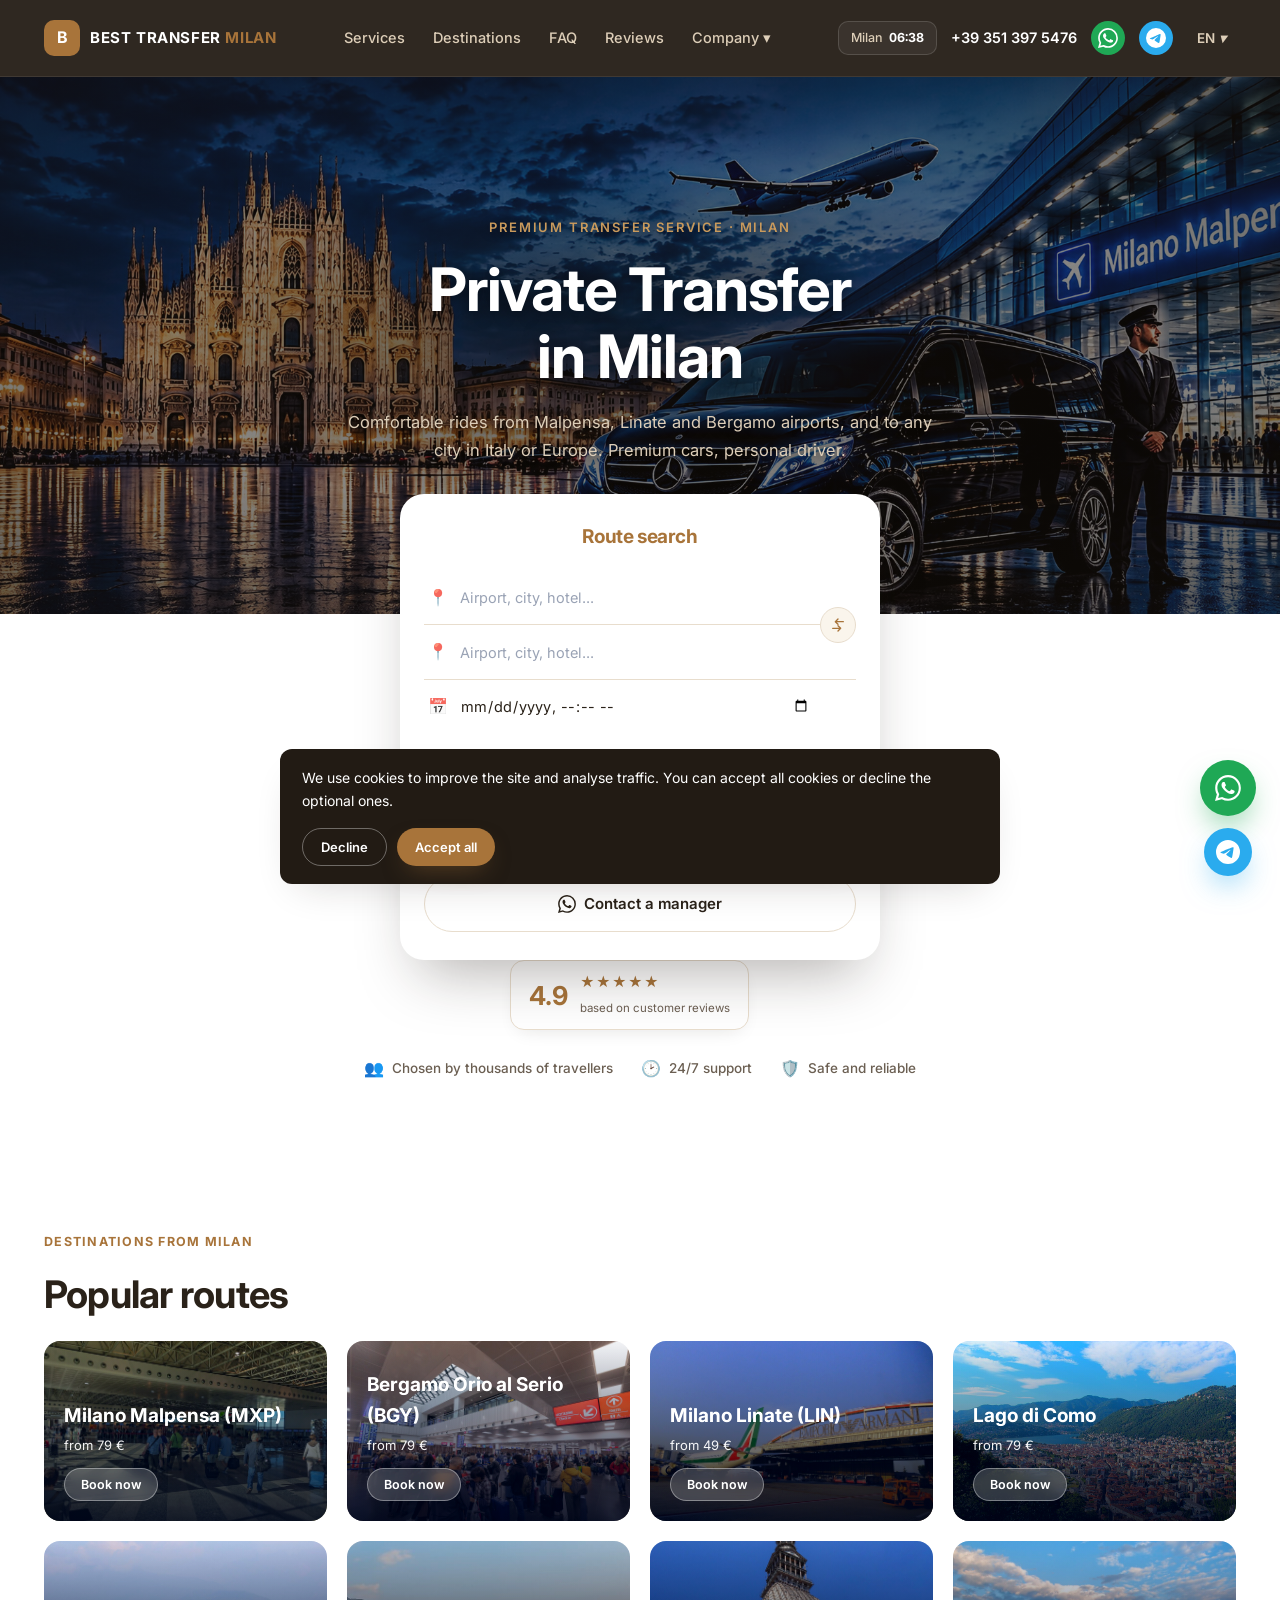
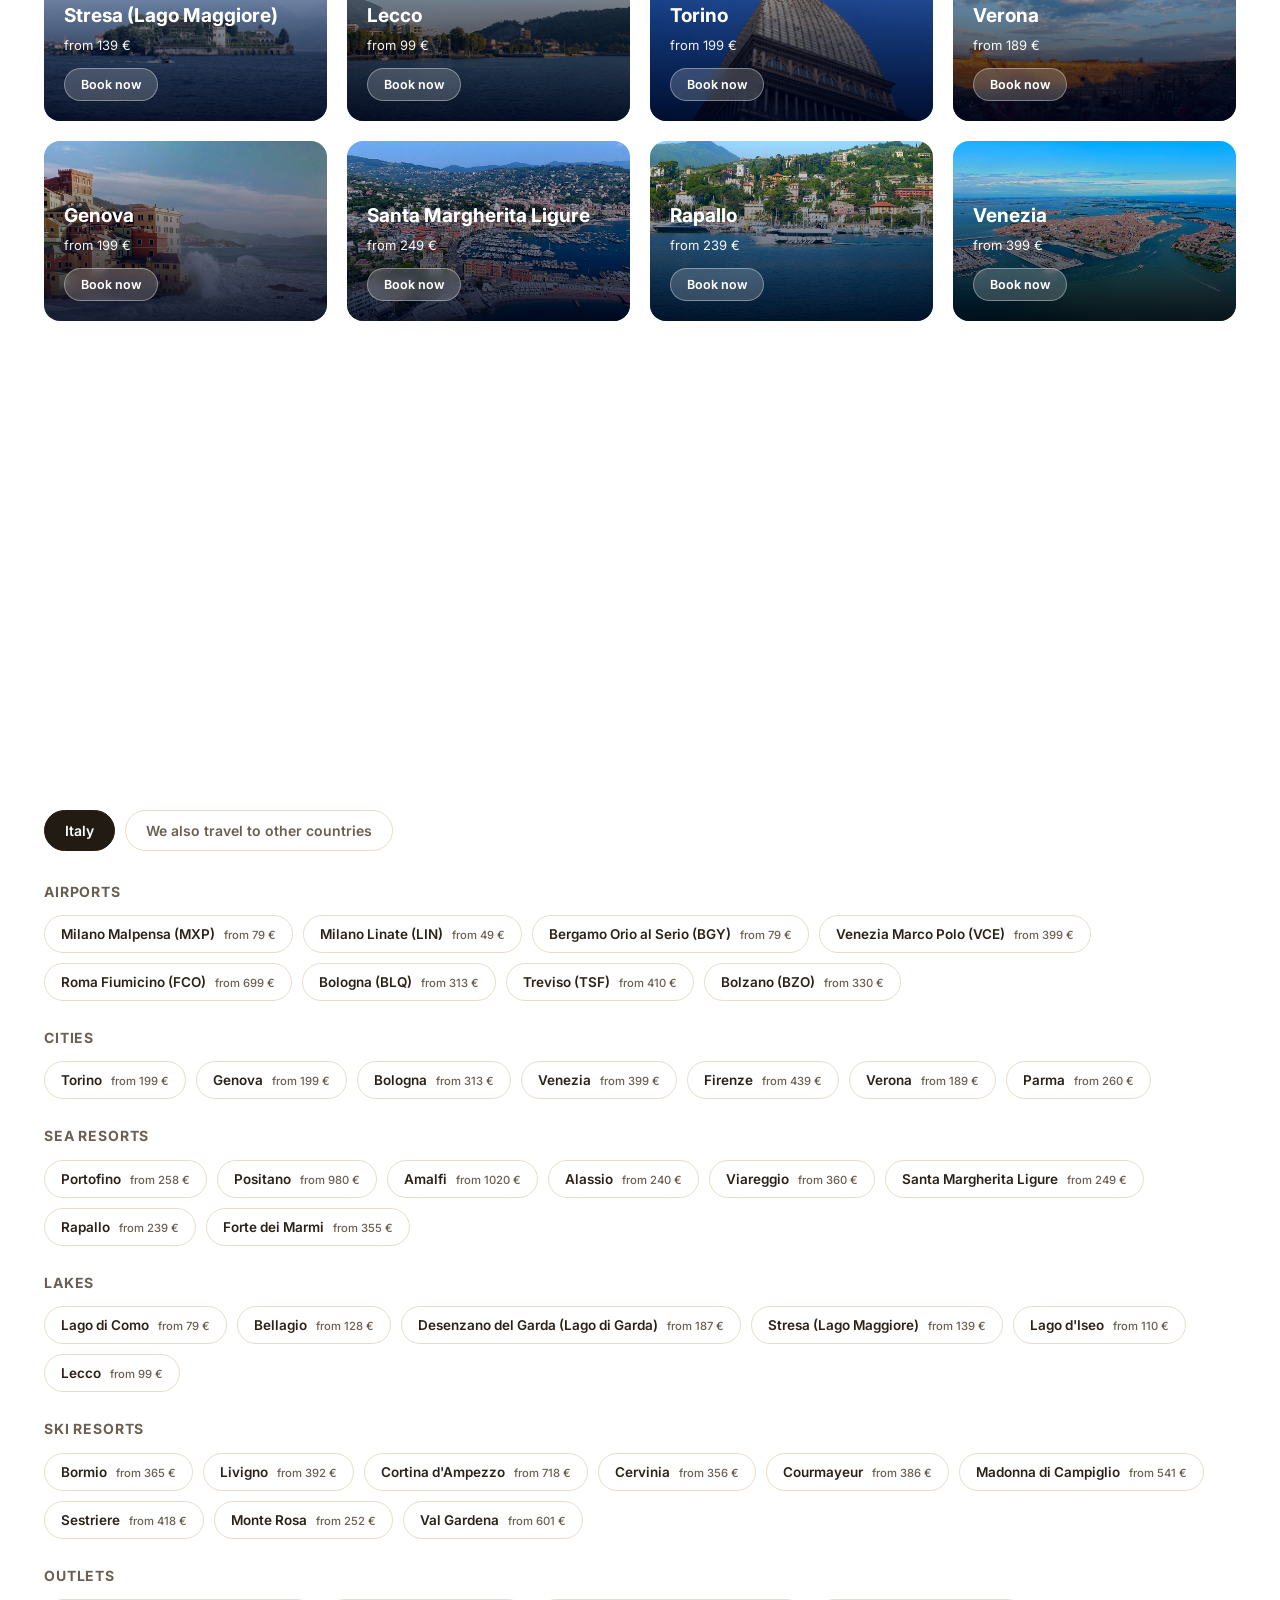
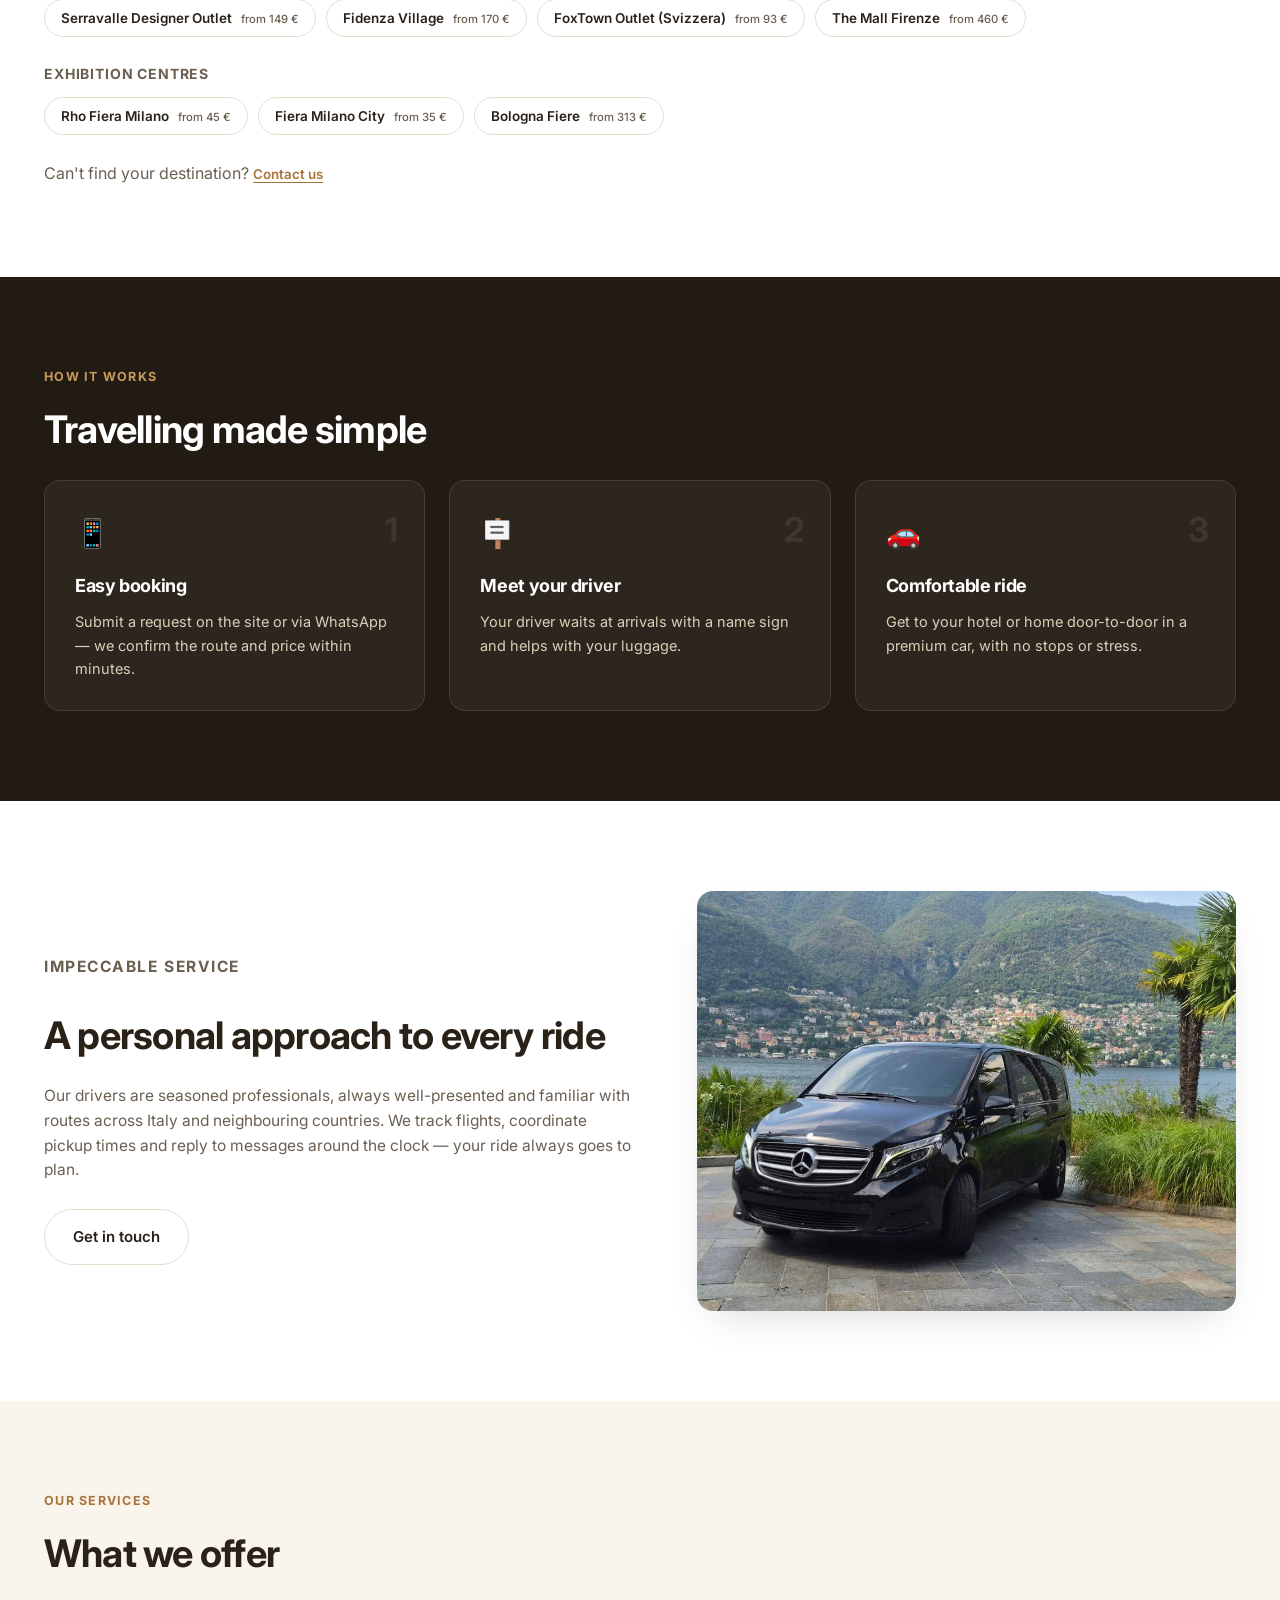
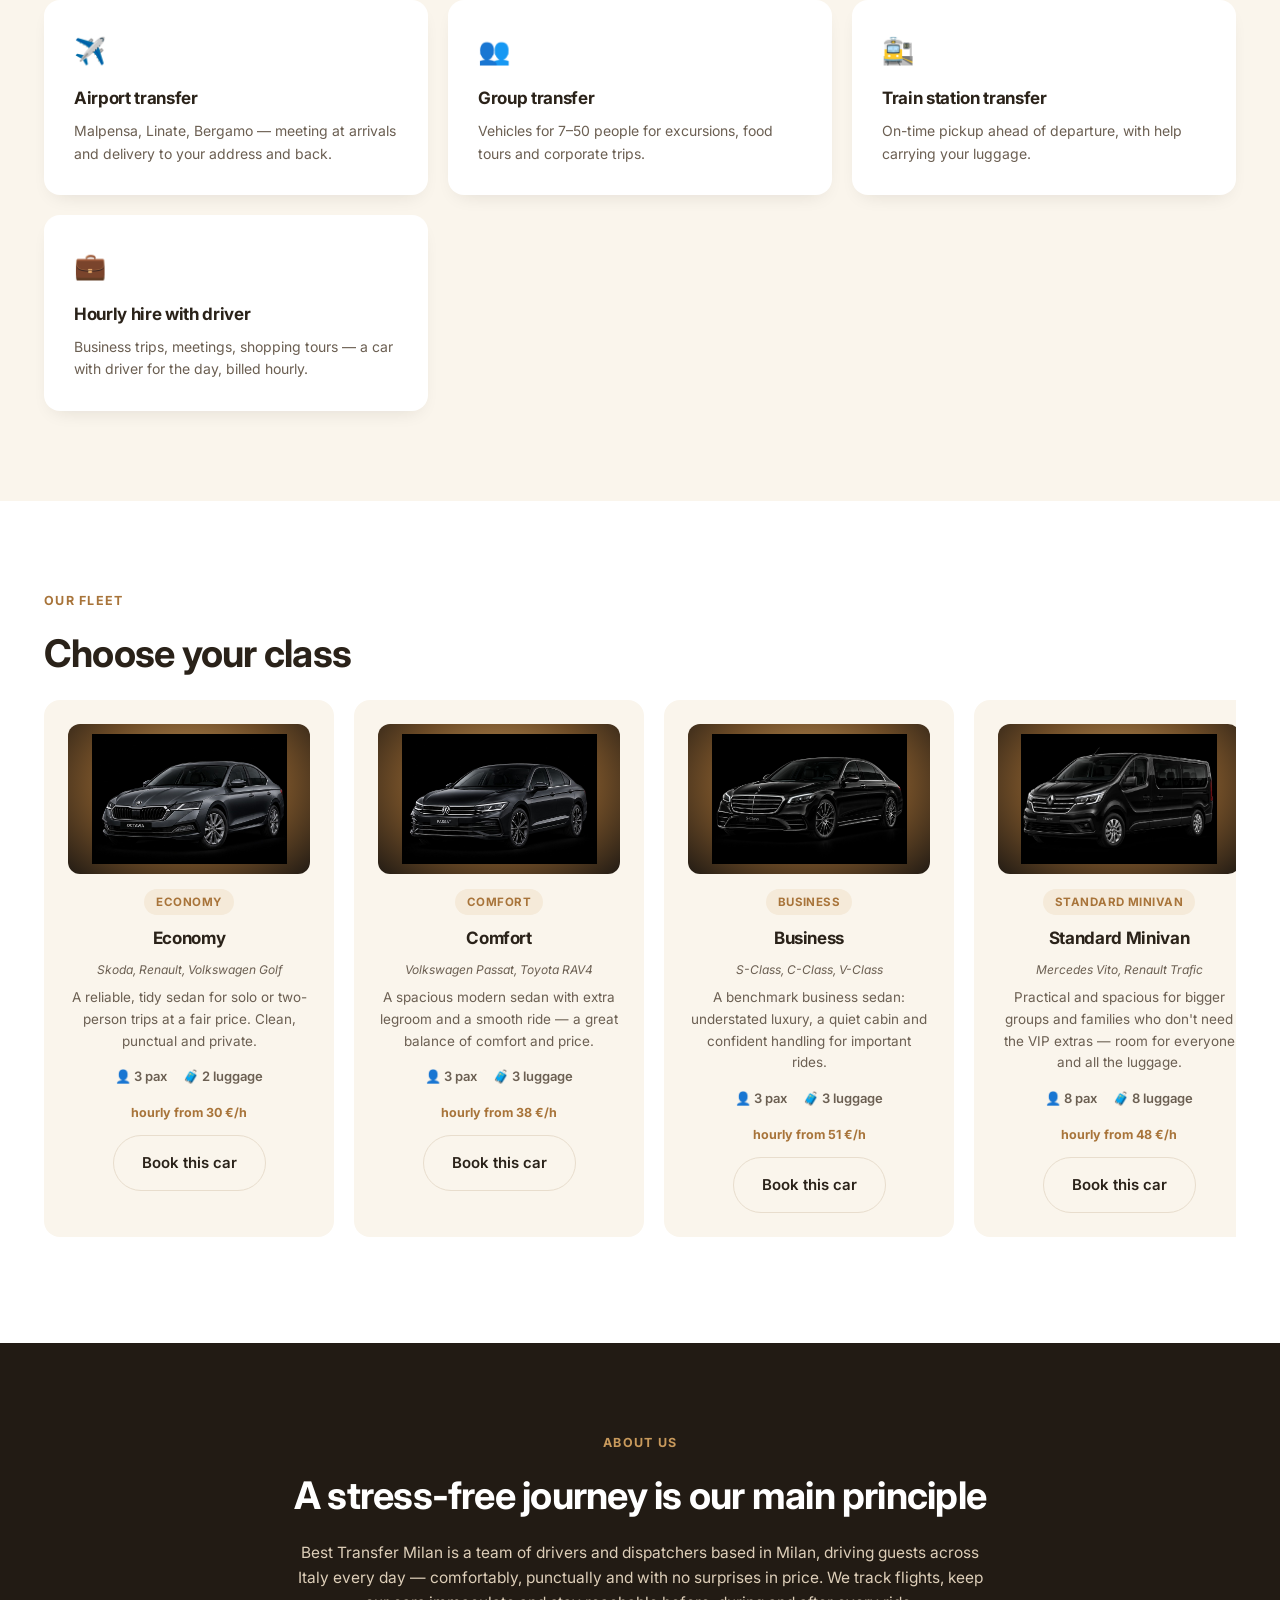
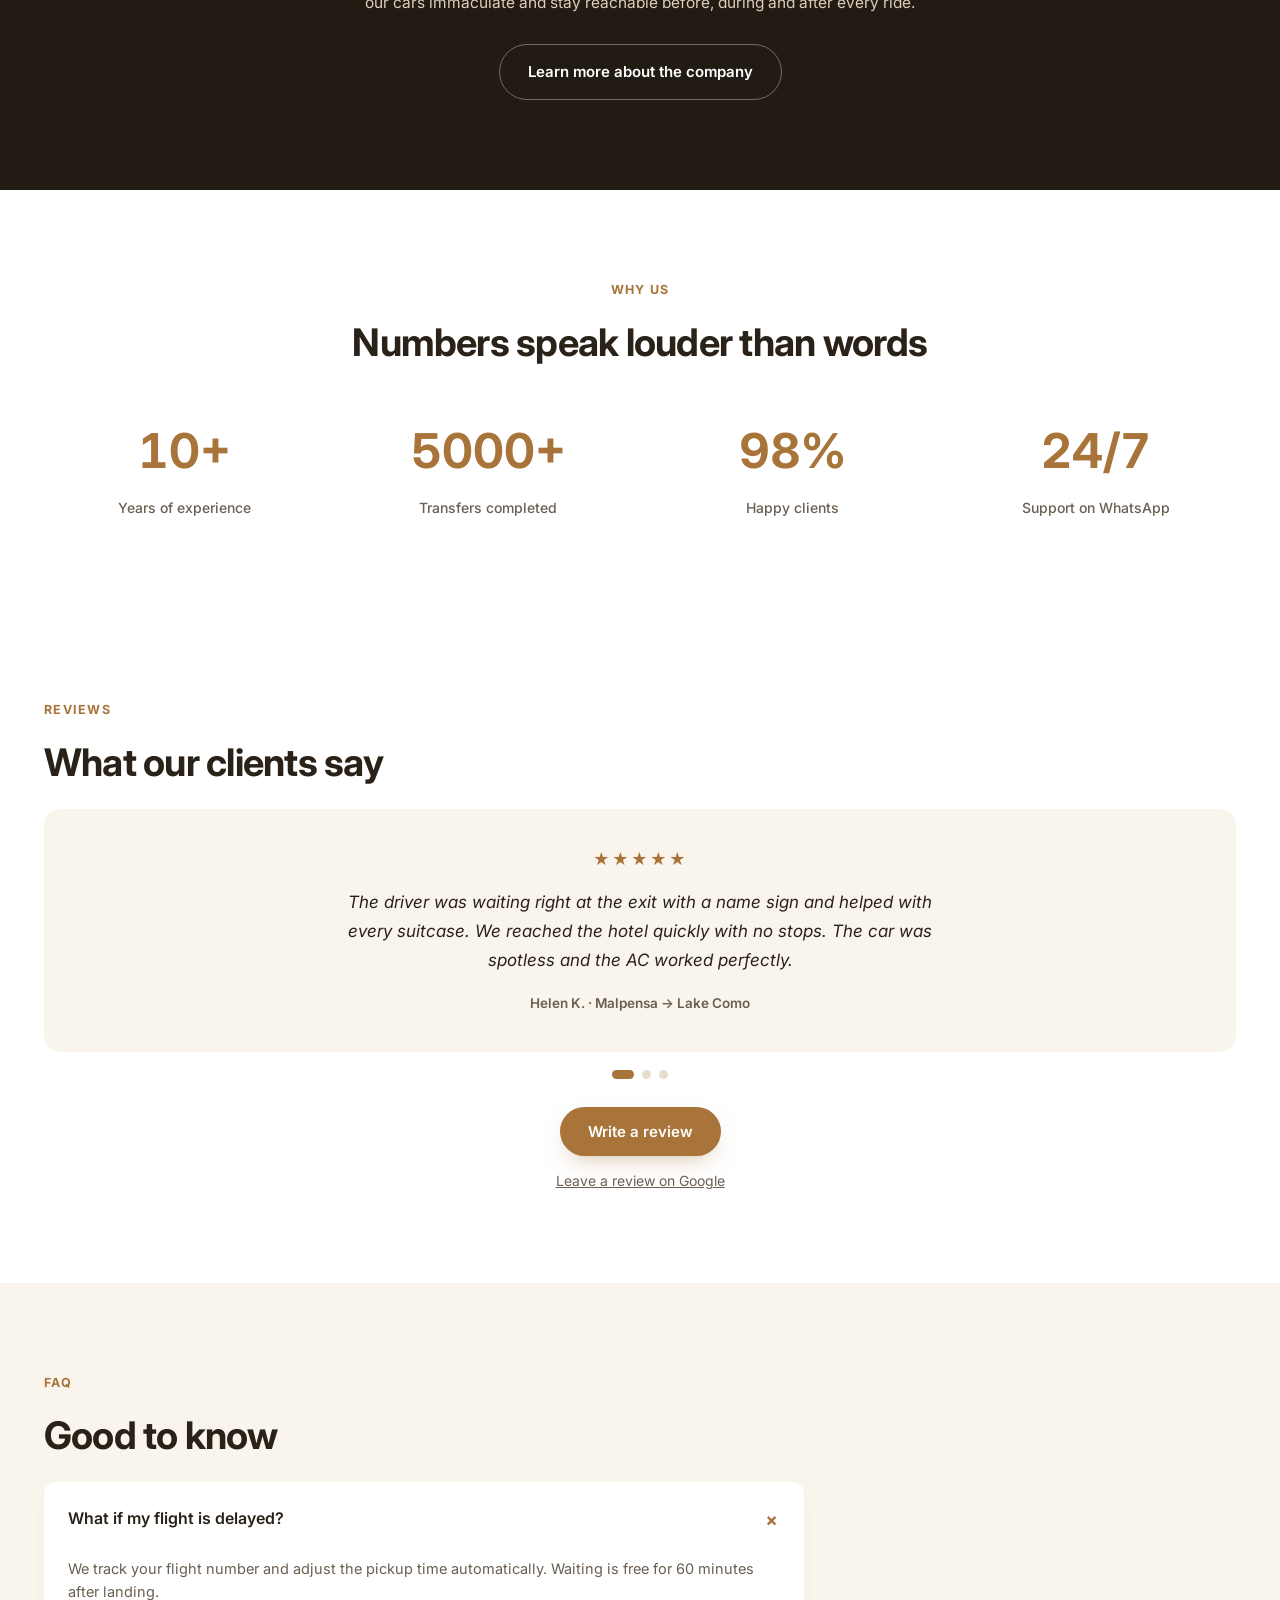
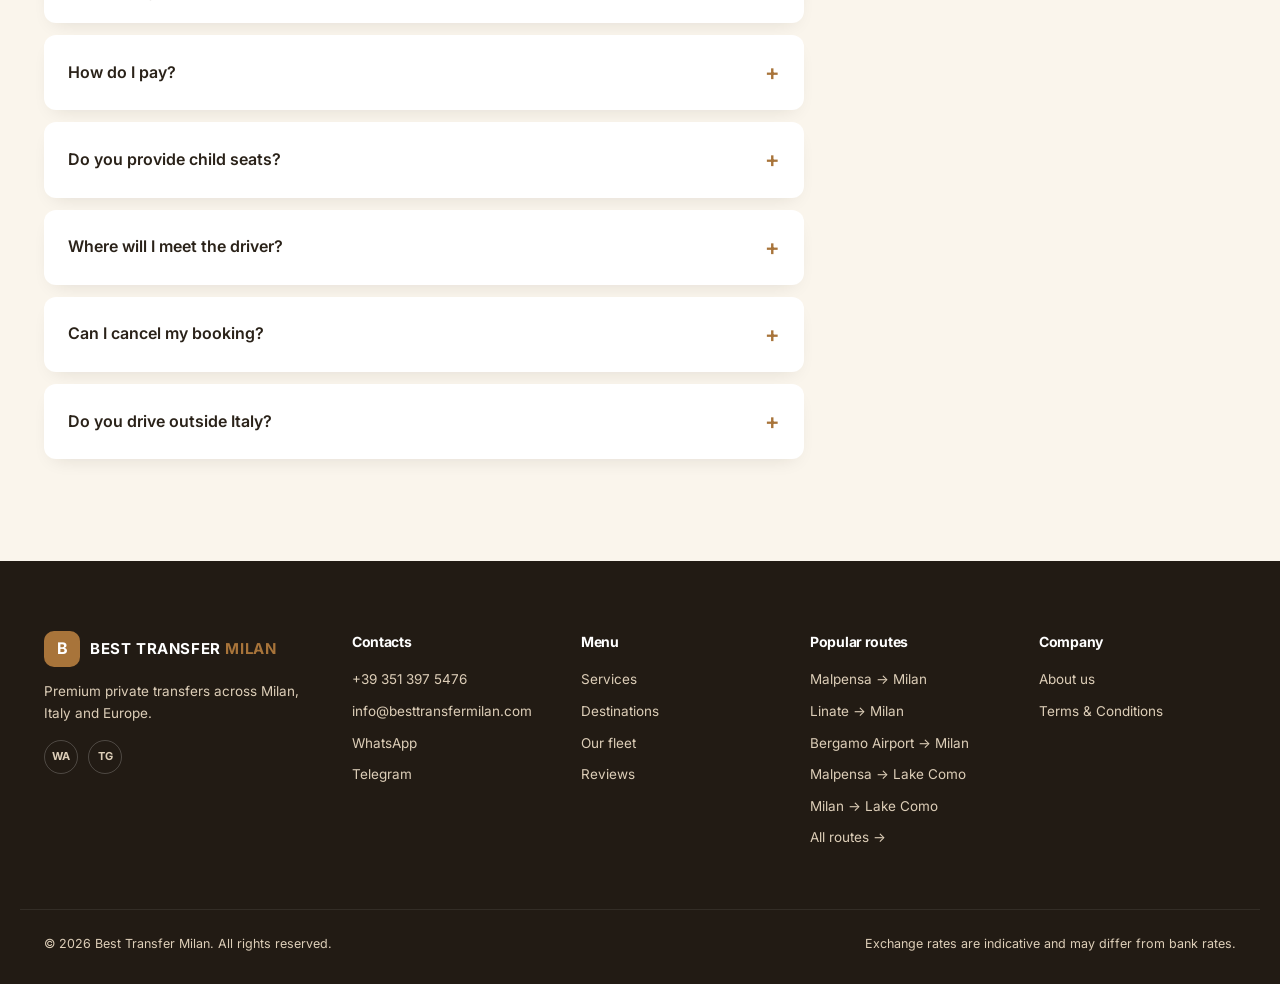
<file: index.html>
<!DOCTYPE html>
<html lang="en">
<head>
<meta charset="UTF-8">
<meta name="viewport" content="width=device-width, initial-scale=1.0">
<title>Best Transfer Milan — Private Transfers in Milan</title>
<meta name="description" content="Premium private transfers from Milan: Malpensa, Linate and Bergamo airports, lakes, ski resorts and cities across Italy, France, Switzerland and Austria.">
<link rel="canonical" href="https://besttransfermilan.com/">
<meta name="robots" content="index, follow, max-image-preview:large, max-snippet:-1">
<meta property="og:type" content="website">
<meta property="og:site_name" content="Best Transfer Milan">
<meta property="og:title" content="Best Transfer Milan — Private Transfers in Milan">
<meta property="og:description" content="Premium private transfers from Milan: Malpensa, Linate and Bergamo airports, lakes, ski resorts and cities across Italy, France, Switzerland and Austria.">
<meta property="og:url" content="https://besttransfermilan.com/">
<meta property="og:image" content="https://besttransfermilan.com/images/hero-banner.jpg">
<meta property="og:image:width" content="2048">
<meta property="og:image:height" content="768">
<meta name="twitter:card" content="summary_large_image">
<link rel="preconnect" href="https://fonts.googleapis.com">
<link rel="preconnect" href="https://fonts.gstatic.com" crossorigin>
<link href="https://fonts.googleapis.com/css2?family=Inter:wght@400;500;600;700&display=swap" rel="stylesheet">
<link rel="icon" href="/favicon.ico" sizes="any">
<link rel="icon" type="image/png" sizes="96x96" href="/images/favicon-96.png">
<link rel="icon" type="image/png" sizes="32x32" href="/images/favicon-32.png">
<link rel="icon" type="image/svg+xml" href="/images/favicon.svg">
<link rel="apple-touch-icon" sizes="180x180" href="/images/favicon-180.png">
<link rel="manifest" href="/site.webmanifest">
<meta name="theme-color" content="#221b14">
<script type="application/ld+json">
{
  "@context": "https://schema.org",
  "@type": "LocalBusiness",
  "additionalType": "https://schema.org/TaxiService",
  "name": "Best Transfer Milan",
  "description": "Premium private transfers from Milan: Malpensa, Linate and Bergamo airports, lakes, ski resorts and cities across Italy, France, Switzerland and Austria.",
  "url": "https://besttransfermilan.com/",
  "logo": "https://besttransfermilan.com/images/favicon-512.png",
  "image": "https://besttransfermilan.com/images/hero-banner.jpg",
  "telephone": "+39 351 397 5476",
  "email": "info@besttransfermilan.com",
  "priceRange": "€€",
  "address": { "@type": "PostalAddress", "addressLocality": "Milano", "addressRegion": "MI", "addressCountry": "IT" },
  "areaServed": [
    { "@type": "City", "name": "Milan" },
    { "@type": "Country", "name": "Italy" }
  ],
  "sameAs": ["https://wa.me/393513975476", "https://t.me/VipTransferIt", "https://g.page/r/CT3_YESfrUpTEBM/review"],
  "openingHoursSpecification": [{
    "@type": "OpeningHoursSpecification",
    "dayOfWeek": ["Monday","Tuesday","Wednesday","Thursday","Friday","Saturday","Sunday"],
    "opens": "00:00",
    "closes": "23:59"
  }]
}
</script>
<link rel="stylesheet" href="style.css?v=41">
<script src="/tracking.js?v=1"></script>
</head>
<body>

<!-- ===== COOKIE BANNER ===== -->
<div class="cookie" id="cookieBanner" hidden>
  <p data-i18n="cookie_text">Ми використовуємо файли cookie, щоб покращити роботу сайту та аналізувати трафік. Ви можете прийняти всі cookie або відхилити необов'язкові.</p>
  <div class="cookie__actions">
    <button type="button" class="btn btn--ghost btn--sm" id="cookieDecline" data-i18n="cookie_decline">Відхилити</button>
    <button type="button" class="btn btn--gold btn--sm" id="cookieAccept" data-i18n="cookie_accept">Прийняти всі</button>
  </div>
</div>

<!-- ===== HEADER ===== -->
<header class="header" id="header">
  <div class="header__inner container">
    <a href="#top" class="logo">
      <span class="logo__mark">B</span>
      <span class="logo__text">BEST TRANSFER <em>MILAN</em></span>
    </a>

    <nav class="nav" id="mainNav">
      <a href="#services" data-i18n="nav_services">Послуги</a>
      <a href="#catalog" data-i18n="nav_destinations">Напрямки</a>
      <a href="#faq" data-i18n="nav_faq">FAQ</a>
      <a href="#reviews" data-i18n="nav_reviews">Відгуки</a>
      <div class="dropdown">
        <button type="button" class="dropdown__toggle" data-i18n="nav_company">Компанія ▾</button>
        <div class="dropdown__menu">
          <a href="#about" data-i18n="nav_about">Про нас</a>
          <a href="#" id="openTerms" data-i18n="nav_terms">Умови та правила</a>
        </div>
      </div>
    </nav>

    <div class="header__tools">
      <div class="header__clock" id="headerClock">
        <span class="header__clock-label" data-i18n="clock_label">Мілан</span>
        <span class="header__clock-time" id="headerClockTime">—:—</span>
      </div>
      <a href="https://wa.me/390000000000" target="_blank" rel="noopener" class="header__phone" id="headerPhone">+39 000 000 0000</a>
      <a href="https://wa.me/390000000000" target="_blank" rel="noopener" class="header__wa" aria-label="WhatsApp">
        <svg viewBox="0 0 24 24" fill="currentColor" width="20" height="20"><path d="M17.47 14.38c-.3-.15-1.76-.87-2.03-.97-.27-.1-.47-.15-.67.15-.2.3-.77.97-.94 1.16-.17.2-.35.22-.64.08-.3-.15-1.26-.46-2.39-1.48-.88-.79-1.48-1.76-1.65-2.06-.17-.3-.02-.46.13-.61.13-.13.3-.35.45-.52.15-.17.2-.3.3-.5.1-.2.05-.37-.02-.52-.08-.15-.67-1.61-.92-2.21-.24-.58-.49-.5-.67-.51-.17-.01-.37-.01-.57-.01-.2 0-.52.07-.79.37-.27.3-1.04 1.02-1.04 2.48 0 1.46 1.07 2.88 1.21 3.07.15.2 2.1 3.2 5.08 4.49.71.3 1.26.49 1.69.62.71.23 1.36.2 1.87.12.57-.09 1.76-.72 2.01-1.41.25-.69.25-1.29.17-1.41-.07-.12-.27-.2-.57-.35M12.05 21.9h-.01a9.87 9.87 0 0 1-5.03-1.38l-.36-.21-3.74.98 1-3.65-.24-.37a9.86 9.86 0 0 1-1.51-5.26C2.17 6.6 6.6 2.16 12.06 2.16c2.64 0 5.12 1.03 6.99 2.9a9.82 9.82 0 0 1 2.89 6.99c0 5.45-4.44 9.88-9.89 9.88M20.46 3.6A11.82 11.82 0 0 0 12.06 0C5.5 0 .17 5.33.17 11.89c0 2.1.55 4.14 1.59 5.95L0 24l6.3-1.65a11.88 11.88 0 0 0 5.68 1.45h.01c6.55 0 11.89-5.34 11.89-11.89a11.82 11.82 0 0 0-3.42-8.3" /></svg>
      </a>
      <a href="https://t.me/VipTransferIt" target="_blank" rel="noopener" class="header__tg" aria-label="Telegram" data-telegram-link>
        <svg viewBox="0 0 24 24" fill="currentColor" width="20" height="20"><path d="M11.944 0A12 12 0 000 12a12 12 0 0012 12 12 12 0 0012-12A12 12 0 0012 0a12 12 0 00-.056 0zm4.962 7.224c.1-.002.321.023.465.14a.506.506 0 01.171.325c.016.093.036.306.02.472-.18 1.898-.962 6.502-1.36 8.627-.168.9-.499 1.201-.82 1.23-.696.065-1.225-.46-1.9-.902-1.056-.693-1.653-1.124-2.678-1.8-1.185-.78-.417-1.21.258-1.91.177-.184 3.247-2.977 3.307-3.23.007-.032.014-.15-.056-.212s-.174-.041-.249-.024c-.106.024-1.793 1.14-5.061 3.345-.48.33-.913.49-1.302.48-.428-.008-1.252-.241-1.865-.44-.752-.245-1.349-.374-1.297-.789.027-.216.325-.437.893-.663 3.498-1.524 5.83-2.529 6.998-3.014 3.332-1.386 4.025-1.627 4.476-1.635z"/></svg>
      </a>

      <div class="switch" id="langSwitch">
        <button type="button" class="switch__toggle" id="langToggle">EN <i>▾</i></button>
        <ul class="switch__menu" id="langMenu">
          <li><button type="button" data-lang="it">IT</button></li>
          <li><button type="button" data-lang="en" class="is-active">EN</button></li>
          <li><button type="button" data-lang="uk">UA</button></li>
          <li><button type="button" data-lang="ru">RU</button></li>
        </ul>
      </div>

      <button type="button" class="burger" id="burger" aria-label="Menu"><span></span><span></span><span></span></button>
    </div>
  </div>

  <!-- mobile nav -->
  <div class="mobile-nav" id="mobileNav">
    <a href="#services" data-i18n="nav_services">Послуги</a>
    <a href="#catalog" data-i18n="nav_destinations">Напрямки</a>
    <a href="#faq" data-i18n="nav_faq">FAQ</a>
    <a href="#reviews" data-i18n="nav_reviews">Відгуки</a>
    <a href="#about" data-i18n="nav_about">Про нас</a>
    <a href="#" id="openTermsMobile" data-i18n="nav_terms">Умови та правила</a>
  </div>
</header>

<main id="top">

  <!-- ===== HERO ===== -->
  <section class="hero" id="hero">
    <div class="hero__bg"></div>
    <div class="hero__overlay"></div>
    <div class="hero__content container">
      <p class="hero__eyebrow reveal" data-i18n="hero_eyebrow">Преміальний трансфер-сервіс · Мілан</p>
      <h1 class="hero__title reveal" data-i18n="hero_title">Приватний трансфер<br>у Мілані</h1>
      <p class="hero__subtitle reveal" data-i18n="hero_subtitle">Комфортні поїздки з аеропортів Мальпенса, Лінате й Бергамо, а також у будь-яке місто Італії та Європи. Преміальні авто, персональний водій, фіксована ціна.</p>
    </div>
  </section>

  <!-- ===== FLOATING SEARCH CARD ===== -->
  <div class="searchcard-wrap container">
    <form class="searchcard reveal" id="searchForm" novalidate>
      <h2 class="searchcard__title" data-i18n="search_title">Пошук маршруту</h2>

      <div class="searchcard__swapgroup">
        <div class="searchcard__row autocomplete">
          <span class="searchcard__icon">📍</span>
          <input type="text" id="fromInput" autocomplete="off" autocapitalize="off" spellcheck="false" data-i18n-placeholder="f_from_ph" placeholder="Звідки (напр. Мілан)">
          <ul class="autocomplete__list" id="fromList"></ul>
        </div>
        <div class="searchcard__row autocomplete searchcard__row--bordered">
          <span class="searchcard__icon">📍</span>
          <input type="text" id="toInput" autocomplete="off" autocapitalize="off" spellcheck="false" data-i18n-placeholder="f_to_ph" placeholder="Куди (напр. Мальпенса)">
          <ul class="autocomplete__list" id="toList"></ul>
        </div>
        <button type="button" class="swap-btn" id="swapBtn" aria-label="Swap">
          <svg viewBox="0 0 24 24" width="16" height="16" fill="none" stroke="currentColor" stroke-width="2" stroke-linecap="round" stroke-linejoin="round"><path d="M8 7h12M8 7l4-4M8 7l4 4"/><path d="M16 17H4m12 0l-4 4m4-4l-4-4"/></svg>
        </button>
      </div>

      <div class="searchcard__row searchcard__row--bordered">
        <span class="searchcard__icon">📅</span>
        <input type="datetime-local" id="dateInput">
      </div>

      <div class="searchcard__counters">
        <button type="button" class="counter-trigger" id="paxTrigger" data-open="pax">
          <span class="searchcard__icon">👤</span> <span id="paxDisplay">2</span> <i>▾</i>
        </button>
        <span class="searchcard__divider"></span>
        <button type="button" class="counter-trigger" id="bagsTrigger" data-open="bags">
          <span class="searchcard__icon">🧳</span> <span id="bagsDisplay">2</span> <i>▾</i>
        </button>

        <div class="counter-popover" id="counterPopover" hidden>
          <div class="counter-popover__row">
            <span data-i18n="f_pax">Пасажири</span>
            <div class="counter" data-counter="pax" data-min="1" data-max="16" data-value="2">
              <button type="button" class="counter__btn" data-step="-1" aria-label="minus">−</button>
              <span class="counter__value">2</span>
              <button type="button" class="counter__btn" data-step="1" aria-label="plus">+</button>
            </div>
          </div>
          <div class="counter-popover__row">
            <span data-i18n="f_bags">Багаж</span>
            <div class="counter" data-counter="bags" data-min="0" data-max="16" data-value="2">
              <button type="button" class="counter__btn" data-step="-1" aria-label="minus">−</button>
              <span class="counter__value">2</span>
              <button type="button" class="counter__btn" data-step="1" aria-label="plus">+</button>
            </div>
          </div>
        </div>
      </div>

      <button type="submit" class="btn btn--gold searchcard__submit" data-i18n="f_submit">Дізнатися ціни</button>
      <a href="https://wa.me/390000000000" target="_blank" rel="noopener" class="btn btn--outline searchcard__contact">
        <svg viewBox="0 0 24 24" fill="currentColor" width="18" height="18"><path d="M17.47 14.38c-.3-.15-1.76-.87-2.03-.97-.27-.1-.47-.15-.67.15-.2.3-.77.97-.94 1.16-.17.2-.35.22-.64.08-.3-.15-1.26-.46-2.39-1.48-.88-.79-1.48-1.76-1.65-2.06-.17-.3-.02-.46.13-.61.13-.13.3-.35.45-.52.15-.17.2-.3.3-.5.1-.2.05-.37-.02-.52-.08-.15-.67-1.61-.92-2.21-.24-.58-.49-.5-.67-.51-.17-.01-.37-.01-.57-.01-.2 0-.52.07-.79.37-.27.3-1.04 1.02-1.04 2.48 0 1.46 1.07 2.88 1.21 3.07.15.2 2.1 3.2 5.08 4.49.71.3 1.26.49 1.69.62.71.23 1.36.2 1.87.12.57-.09 1.76-.72 2.01-1.41.25-.69.25-1.29.17-1.41-.07-.12-.27-.2-.57-.35M12.05 21.9h-.01a9.87 9.87 0 0 1-5.03-1.38l-.36-.21-3.74.98 1-3.65-.24-.37a9.86 9.86 0 0 1-1.51-5.26C2.17 6.6 6.6 2.16 12.06 2.16c2.64 0 5.12 1.03 6.99 2.9a9.82 9.82 0 0 1 2.89 6.99c0 5.45-4.44 9.88-9.89 9.88M20.46 3.6A11.82 11.82 0 0 0 12.06 0C5.5 0 .17 5.33.17 11.89c0 2.1.55 4.14 1.59 5.95L0 24l6.3-1.65a11.88 11.88 0 0 0 5.68 1.45h.01c6.55 0 11.89-5.34 11.89-11.89a11.82 11.82 0 0 0-3.42-8.3" /></svg>
        <span data-i18n="contact_manager">Зв'язатися з менеджером</span>
      </a>
    </form>

    <!-- TRUST STRIP -->
    <div class="trust reveal">
      <div class="trust__rating">
        <span class="trust__score">4.9</span>
        <div>
          <div class="trust__stars">★★★★★</div>
          <span class="trust__of" data-i18n="trust_based">на основі відгуків клієнтів</span>
        </div>
      </div>
      <div class="trust__quotes" id="trustQuotes"></div>
    </div>

    <div class="badges reveal">
      <div class="badge"><span class="badge__icon">👥</span><span data-i18n="badge1">Вибір тисяч мандрівників</span></div>
      <div class="badge"><span class="badge__icon">🕑</span><span data-i18n="badge2">Підтримка 24/7</span></div>
      <div class="badge"><span class="badge__icon">🛡️</span><span data-i18n="badge3">Безпечно та надійно</span></div>
    </div>
  </div>

  <!-- ===== SEARCH RESULTS ===== -->
  <section class="section results" id="results" hidden>
    <div class="container">
      <p class="section__eyebrow reveal" data-i18n="results_eyebrow">Ваш маршрут</p>
      <h2 class="section__title reveal" id="resultsRoute">Milano → —</h2>
      <p class="results__distance reveal" id="resultsDistance"></p>
      <p class="results__note reveal" data-i18n="results_note">Ціни вказані орієнтовно та залежать від обраного класу авто. Точну вартість менеджер підтвердить після бронювання.</p>
      <div class="results__grid" id="resultsGrid"></div>
    </div>
  </section>

  <!-- ===== POPULAR DESTINATIONS ===== -->
  <section class="section destinations">
    <div class="container">
      <p class="section__eyebrow reveal" data-i18n="dest_eyebrow">Напрямки з Мілана</p>
      <h2 class="section__title reveal" data-i18n="dest_title">Популярні маршрути</h2>
      <div class="dest__grid" id="destGrid"></div>
    </div>
  </section>

  <!-- ===== DESTINATION CATALOG ===== -->
  <section class="section catalog" id="catalog">
    <div class="container">
      <p class="section__eyebrow reveal" data-i18n="catalog_eyebrow">Повний каталог</p>
      <h2 class="section__title reveal" data-i18n="catalog_title">Куди ще ми їдемо</h2>

      <div class="tabs" id="catalogTabs">
        <button type="button" class="tabs__btn is-active" data-tab="italy" data-i18n="tab_italy">Італія</button>
        <button type="button" class="tabs__btn" data-tab="other" data-i18n="tab_other">Також їздимо в інші країни</button>
      </div>

      <div class="catalog__panels" id="catalogPanels"></div>

      <p class="catalog__any reveal">
        <span data-i18n="catalog_notfound">Не знайшли свій напрямок?</span>
        <button type="button" class="link-btn" id="openContactFromCatalog" data-i18n="catalog_contact">Зв'яжіться з нами</button>
      </p>
    </div>
  </section>

  <!-- ===== HOW IT WORKS ===== -->
  <section class="section steps">
    <div class="container">
      <p class="section__eyebrow reveal" data-i18n="steps_eyebrow">Як це працює</p>
      <h2 class="section__title reveal" data-i18n="steps_title">Подорожувати просто</h2>
      <div class="steps__grid">
        <div class="step reveal">
          <div class="step__num">1</div>
          <div class="step__icon">📱</div>
          <h3 data-i18n="step1_title">Легке бронювання</h3>
          <p data-i18n="step1_text">Залиште заявку на сайті або у WhatsApp — підтвердимо маршрут і ціну за кілька хвилин.</p>
        </div>
        <div class="step reveal">
          <div class="step__num">2</div>
          <div class="step__icon">🪧</div>
          <h3 data-i18n="step2_title">Зустріч з водієм</h3>
          <p data-i18n="step2_text">Водій чекає на вас із табличкою в залі прильоту та допомагає з багажем.</p>
        </div>
        <div class="step reveal">
          <div class="step__num">3</div>
          <div class="step__icon">🚗</div>
          <h3 data-i18n="step3_title">Комфортна поїздка</h3>
          <p data-i18n="step3_text">Доїдьте до дверей готелю чи будинку у преміальному авто без зупинок і стресу.</p>
        </div>
      </div>
    </div>
  </section>

  <!-- ===== IMPECCABLE SERVICE ===== -->
  <section class="section quality">
    <div class="container quality__grid">
      <div class="quality__text reveal">
        <p class="section__eyebrow" data-i18n="quality_eyebrow">Бездоганний сервіс</p>
        <h2 class="section__title" data-i18n="quality_title">Персональний підхід до кожної поїздки</h2>
        <p data-i18n="quality_text">Наші водії — професіонали з багаторічним досвідом, охайним зовнішнім виглядом і знанням маршрутів по всій Італії та сусідніх країнах. Ми стежимо за рейсами, узгоджуємо час подачі авто та відповідаємо на повідомлення цілодобово — ваша поїздка завжди проходить за планом.</p>
        <a href="#booking" class="btn btn--outline" id="qualityCta" data-i18n="quality_cta">Зв'язатися з нами</a>
      </div>
      <div class="quality__media reveal">
        <img src="images/mercedes-v-class.jpg" alt="Водій Best Transfer Milan біля преміального автомобіля" loading="lazy">
      </div>
    </div>
  </section>

  <!-- ===== SERVICES ===== -->
  <section class="section services" id="services">
    <div class="container">
      <p class="section__eyebrow reveal" data-i18n="services_eyebrow">Наші послуги</p>
      <h2 class="section__title reveal" data-i18n="services_title">Що ми пропонуємо</h2>
      <div class="services__grid">
        <div class="service reveal">
          <div class="service__icon">✈️</div>
          <h3 data-i18n="svc1_title">Трансфер з аеропорту</h3>
          <p data-i18n="svc1_text">Мальпенса, Лінате, Бергамо — зустріч у залі прильоту та доставка до адреси й назад.</p>
        </div>
        <div class="service reveal">
          <div class="service__icon">👥</div>
          <h3 data-i18n="svc2_title">Груповий трансфер</h3>
          <p data-i18n="svc2_text">Авто на 7–50 місць для екскурсій, гастротурів і корпоративних поїздок.</p>
        </div>
        <div class="service reveal">
          <div class="service__icon">🚉</div>
          <h3 data-i18n="svc5_title">Трансфер до вокзалу</h3>
          <p data-i18n="svc5_text">Вчасна подача авто до відправлення потяга, допомога з багажем.</p>
        </div>
        <div class="service reveal">
          <div class="service__icon">💼</div>
          <h3 data-i18n="svc6_title">Погодинна оренда з водієм</h3>
          <p data-i18n="svc6_text">Бізнес-поїздки, зустрічі, шопінг-тури — авто з водієм на весь день за погодинним тарифом.</p>
        </div>
      </div>
    </div>
  </section>

  <!-- ===== FLEET ===== -->
  <section class="section fleet" id="fleet">
    <div class="container">
      <p class="section__eyebrow reveal" data-i18n="fleet_eyebrow">Автопарк</p>
      <h2 class="section__title reveal" data-i18n="fleet_title">Оберіть клас авто</h2>
      <div class="fleet__grid" id="fleetGrid"></div>
    </div>
  </section>

  <!-- ===== ABOUT / TRUST ===== -->
  <section class="section about" id="about">
    <div class="container about__box">
      <p class="section__eyebrow reveal" data-i18n="about_eyebrow">Про нас</p>
      <h2 class="section__title reveal" data-i18n="about_title">Подорож без стресу — наш головний принцип</h2>
      <p class="about__text reveal" data-i18n="about_text">Best Transfer Milan — команда водіїв і диспетчерів, що базується в Мілані та щодня возить гостей Італії комфортно, пунктуально та без несподіванок у ціні. Ми стежимо за рейсами, тримаємо авто в ідеальному стані та завжди на зв'язку — до, під час і після поїздки.</p>
      <a href="#" class="btn btn--ghost" id="aboutMoreBtn" data-i18n="about_cta">Дізнатися більше про компанію</a>
    </div>
  </section>

  <!-- ===== STATS ===== -->
  <section class="section stats-section">
    <div class="container">
      <p class="section__eyebrow reveal" data-i18n="stats_eyebrow">Чому ми</p>
      <h2 class="section__title reveal" data-i18n="stats_title">Цифри говорять самі за себе</h2>
      <ul class="stats__grid">
        <li class="stat reveal"><span class="stat__num" data-count="10" data-suffix="+">0</span><p data-i18n="stats1">Років досвіду</p></li>
        <li class="stat reveal"><span class="stat__num" data-count="5000" data-suffix="+">0</span><p data-i18n="stats2">Виконаних трансферів</p></li>
        <li class="stat reveal"><span class="stat__num" data-count="98" data-suffix="%">0</span><p data-i18n="stats3">Задоволених клієнтів</p></li>
        <li class="stat reveal"><span class="stat__num" data-count="24" data-suffix="/7">0</span><p data-i18n="stats4">Підтримка у WhatsApp</p></li>
      </ul>
    </div>
  </section>

  <!-- ===== REVIEWS ===== -->
  <section class="section reviews" id="reviews">
    <div class="container">
      <p class="section__eyebrow reveal" data-i18n="reviews_eyebrow">Відгуки</p>
      <h2 class="section__title reveal" data-i18n="reviews_title">Що кажуть наші клієнти</h2>
      <div class="reviews__carousel reveal" id="reviewsCarousel">
        <div class="reviews__track" id="reviewsTrack"></div>
      </div>
      <div class="reviews__dots" id="reviewsDots"></div>
      <div class="reviews__cta reveal">
        <button type="button" class="btn btn--gold" id="openReview" data-i18n="rv_open">Написати відгук</button>
        <a href="https://g.page/r/CT3_YESfrUpTEBM/review" target="_blank" rel="noopener" class="reviews__google" data-i18n="review_cta">Залишити відгук у Google</a>
      </div>
    </div>
  </section>

  <!-- ===== FAQ ===== -->
  <section class="section faq" id="faq">
    <div class="container">
      <p class="section__eyebrow reveal" data-i18n="faq_eyebrow">FAQ</p>
      <h2 class="section__title reveal" data-i18n="faq_title">Корисно знати</h2>
      <div class="faq__list" id="faqList"></div>
    </div>
  </section>

</main>

<!-- ===== FLOATING MESSENGER BUTTONS ===== -->
<div class="fab-group">
  <a href="https://wa.me/390000000000" target="_blank" rel="noopener" class="fab fab--wa" aria-label="WhatsApp">
    <svg viewBox="0 0 24 24" fill="currentColor" width="26" height="26"><path d="M17.47 14.38c-.3-.15-1.76-.87-2.03-.97-.27-.1-.47-.15-.67.15-.2.3-.77.97-.94 1.16-.17.2-.35.22-.64.08-.3-.15-1.26-.46-2.39-1.48-.88-.79-1.48-1.76-1.65-2.06-.17-.3-.02-.46.13-.61.13-.13.3-.35.45-.52.15-.17.2-.3.3-.5.1-.2.05-.37-.02-.52-.08-.15-.67-1.61-.92-2.21-.24-.58-.49-.5-.67-.51-.17-.01-.37-.01-.57-.01-.2 0-.52.07-.79.37-.27.3-1.04 1.02-1.04 2.48 0 1.46 1.07 2.88 1.21 3.07.15.2 2.1 3.2 5.08 4.49.71.3 1.26.49 1.69.62.71.23 1.36.2 1.87.12.57-.09 1.76-.72 2.01-1.41.25-.69.25-1.29.17-1.41-.07-.12-.27-.2-.57-.35M12.05 21.9h-.01a9.87 9.87 0 0 1-5.03-1.38l-.36-.21-3.74.98 1-3.65-.24-.37a9.86 9.86 0 0 1-1.51-5.26C2.17 6.6 6.6 2.16 12.06 2.16c2.64 0 5.12 1.03 6.99 2.9a9.82 9.82 0 0 1 2.89 6.99c0 5.45-4.44 9.88-9.89 9.88M20.46 3.6A11.82 11.82 0 0 0 12.06 0C5.5 0 .17 5.33.17 11.89c0 2.1.55 4.14 1.59 5.95L0 24l6.3-1.65a11.88 11.88 0 0 0 5.68 1.45h.01c6.55 0 11.89-5.34 11.89-11.89a11.82 11.82 0 0 0-3.42-8.3" /></svg>
  </a>
  <a href="https://t.me/VipTransferIt" target="_blank" rel="noopener" class="fab fab--tg" aria-label="Telegram" data-telegram-link>
    <svg viewBox="0 0 24 24" fill="currentColor" width="24" height="24"><path d="M11.944 0A12 12 0 000 12a12 12 0 0012 12 12 12 0 0012-12A12 12 0 0012 0a12 12 0 00-.056 0zm4.962 7.224c.1-.002.321.023.465.14a.506.506 0 01.171.325c.016.093.036.306.02.472-.18 1.898-.962 6.502-1.36 8.627-.168.9-.499 1.201-.82 1.23-.696.065-1.225-.46-1.9-.902-1.056-.693-1.653-1.124-2.678-1.8-1.185-.78-.417-1.21.258-1.91.177-.184 3.247-2.977 3.307-3.23.007-.032.014-.15-.056-.212s-.174-.041-.249-.024c-.106.024-1.793 1.14-5.061 3.345-.48.33-.913.49-1.302.48-.428-.008-1.252-.241-1.865-.44-.752-.245-1.349-.374-1.297-.789.027-.216.325-.437.893-.663 3.498-1.524 5.83-2.529 6.998-3.014 3.332-1.386 4.025-1.627 4.476-1.635z"/></svg>
  </a>
</div>

<!-- ===== BOOKING MODAL ===== -->
<div class="modal" id="bookingModal" hidden>
  <div class="modal__backdrop" id="modalBackdrop"></div>
  <div class="modal__box">
    <button type="button" class="modal__close" id="modalClose" aria-label="Close">✕</button>
    <h3 class="modal__title" data-i18n="modal_title">Забронювати трансфер</h3>
    <p class="modal__route" id="modalRoute"></p>
    <form class="modal__form" id="modalForm" novalidate>
      <div class="field">
        <label for="mName" data-i18n="m_name">Ваше ім'я</label>
        <input type="text" id="mName" required>
      </div>
      <div class="field">
        <label for="mPhone" data-i18n="m_phone">Телефон / WhatsApp</label>
        <input type="tel" id="mPhone" required data-i18n-placeholder="m_phone_ph" placeholder="+39 ...">
      </div>
      <div class="field field--wide">
        <label for="mDate" data-i18n="f_date">Дата і час</label>
        <input type="datetime-local" id="mDate">
      </div>
      <div class="field field--wide">
        <label for="mComment" data-i18n="m_comment">Коментар (необов'язково)</label>
        <textarea id="mComment" rows="3" data-i18n-placeholder="m_comment_ph" placeholder="Номер рейсу, дитяче крісло тощо"></textarea>
      </div>
      <p class="form__error" id="modalError" hidden data-i18n="m_error">Будь ласка, заповніть ім'я та телефон коректно.</p>
      <a href="https://wa.me/390000000000" target="_blank" rel="noopener" class="btn btn--wa modal__submit" id="modalWaBtn">
        <svg viewBox="0 0 24 24" fill="currentColor" width="18" height="18"><path d="M17.47 14.38c-.3-.15-1.76-.87-2.03-.97-.27-.1-.47-.15-.67.15-.2.3-.77.97-.94 1.16-.17.2-.35.22-.64.08-.3-.15-1.26-.46-2.39-1.48-.88-.79-1.48-1.76-1.65-2.06-.17-.3-.02-.46.13-.61.13-.13.3-.35.45-.52.15-.17.2-.3.3-.5.1-.2.05-.37-.02-.52-.08-.15-.67-1.61-.92-2.21-.24-.58-.49-.5-.67-.51-.17-.01-.37-.01-.57-.01-.2 0-.52.07-.79.37-.27.3-1.04 1.02-1.04 2.48 0 1.46 1.07 2.88 1.21 3.07.15.2 2.1 3.2 5.08 4.49.71.3 1.26.49 1.69.62.71.23 1.36.2 1.87.12.57-.09 1.76-.72 2.01-1.41.25-.69.25-1.29.17-1.41-.07-.12-.27-.2-.57-.35M12.05 21.9h-.01a9.87 9.87 0 0 1-5.03-1.38l-.36-.21-3.74.98 1-3.65-.24-.37a9.86 9.86 0 0 1-1.51-5.26C2.17 6.6 6.6 2.16 12.06 2.16c2.64 0 5.12 1.03 6.99 2.9a9.82 9.82 0 0 1 2.89 6.99c0 5.45-4.44 9.88-9.89 9.88M20.46 3.6A11.82 11.82 0 0 0 12.06 0C5.5 0 .17 5.33.17 11.89c0 2.1.55 4.14 1.59 5.95L0 24l6.3-1.65a11.88 11.88 0 0 0 5.68 1.45h.01c6.55 0 11.89-5.34 11.89-11.89a11.82 11.82 0 0 0-3.42-8.3" /></svg>
        <span data-i18n="m_whatsapp">Продовжити у WhatsApp</span>
      </a>
      <div class="form__success" id="modalSuccess" hidden>
        <div class="form__success-icon">✓</div>
        <p data-i18n="m_success">Дякуємо за заявку! Ми зв'яжемося з вами найближчим часом.</p>
      </div>
    </form>
  </div>
</div>

<!-- ===== REVIEW MODAL ===== -->
<div class="modal" id="reviewModal" hidden>
  <div class="modal__backdrop" id="reviewBackdrop"></div>
  <div class="modal__box">
    <button type="button" class="modal__close" id="reviewClose" aria-label="Close">✕</button>
    <h3 class="modal__title" data-i18n="rv_title">Ваш відгук</h3>
    <p class="modal__route" data-i18n="rv_note">Розкажіть, як пройшла поїздка. Ми опублікуємо ваш відгук на сайті.</p>
    <form class="modal__form" id="reviewForm" novalidate>
      <div class="field field--wide">
        <div class="rv-stars" id="rvStars" role="radiogroup" aria-label="Rating">
          <button type="button" data-v="1" class="is-on" aria-label="1">★</button><button type="button" data-v="2" class="is-on" aria-label="2">★</button><button type="button" data-v="3" class="is-on" aria-label="3">★</button><button type="button" data-v="4" class="is-on" aria-label="4">★</button><button type="button" data-v="5" class="is-on" aria-label="5">★</button>
        </div>
      </div>
      <div class="field">
        <label for="rvName" data-i18n="m_name">Ваше ім'я</label>
        <input type="text" id="rvName" required>
      </div>
      <div class="field">
        <label for="rvRoute" data-i18n="rv_route">Маршрут (необов'язково)</label>
        <input type="text" id="rvRoute" data-i18n-placeholder="rv_route_ph" placeholder="Мальпенса → Мілан">
      </div>
      <div class="field field--wide">
        <label for="rvText" data-i18n="rv_text">Ваш відгук</label>
        <textarea id="rvText" rows="4" required data-i18n-placeholder="rv_text_ph" placeholder="Як пройшла поїздка?"></textarea>
      </div>
      <p class="form__error" id="rvError" hidden data-i18n="rv_error">Будь ласка, вкажіть ім'я та напишіть кілька слів.</p>
      <a href="https://wa.me/393513975476" target="_blank" rel="noopener" class="btn btn--wa modal__submit" id="rvSend">
        <svg viewBox="0 0 24 24" fill="currentColor" width="18" height="18"><path d="M17.47 14.38c-.3-.15-1.76-.87-2.03-.97-.27-.1-.47-.15-.67.15-.2.3-.77.97-.94 1.16-.17.2-.35.22-.64.08-.3-.15-1.26-.46-2.39-1.48-.88-.79-1.48-1.76-1.65-2.06-.17-.3-.02-.46.13-.61.13-.13.3-.35.45-.52.15-.17.2-.3.3-.5.1-.2.05-.37-.02-.52-.08-.15-.67-1.61-.92-2.21-.24-.58-.49-.5-.67-.51-.17-.01-.37-.01-.57-.01-.2 0-.52.07-.79.37-.27.3-1.04 1.02-1.04 2.48 0 1.46 1.07 2.88 1.21 3.07.15.2 2.1 3.2 5.08 4.49.71.3 1.26.49 1.69.62.71.23 1.36.2 1.87.12.57-.09 1.76-.72 2.01-1.41.25-.69.25-1.29.17-1.41-.07-.12-.27-.2-.57-.35M12.05 21.9h-.01a9.87 9.87 0 0 1-5.03-1.38l-.36-.21-3.74.98 1-3.65-.24-.37a9.86 9.86 0 0 1-1.51-5.26C2.17 6.6 6.6 2.16 12.06 2.16c2.64 0 5.12 1.03 6.99 2.9a9.82 9.82 0 0 1 2.89 6.99c0 5.45-4.44 9.88-9.89 9.88M20.46 3.6A11.82 11.82 0 0 0 12.06 0C5.5 0 .17 5.33.17 11.89c0 2.1.55 4.14 1.59 5.95L0 24l6.3-1.65a11.88 11.88 0 0 0 5.68 1.45h.01c6.55 0 11.89-5.34 11.89-11.89a11.82 11.82 0 0 0-3.42-8.3" /></svg>
        <span data-i18n="rv_send">Надіслати відгук</span>
      </a>
      <p class="rv-hint" data-i18n="rv_hint">Відгук відкриється у WhatsApp уже готовим — просто натисніть «Надіслати».</p>
      <div class="form__success" id="rvSuccess" hidden>
        <div class="form__success-icon">★</div>
        <p data-i18n="rv_success">Дякуємо за відгук! Будемо вдячні, якщо ви також залишите його в Google:</p>
        <a href="https://g.page/r/CT3_YESfrUpTEBM/review" target="_blank" rel="noopener" class="btn btn--outline" data-i18n="review_cta">Залишити відгук у Google</a>
      </div>
    </form>
  </div>
</div>

<!-- ===== TERMS MODAL ===== -->
<div class="modal" id="termsModal" hidden>
  <div class="modal__backdrop" id="termsBackdrop"></div>
  <div class="modal__box modal__box--wide">
    <button type="button" class="modal__close" id="termsClose" aria-label="Close">✕</button>
    <h3 class="modal__title" data-i18n="terms_title">Умови та правила</h3>
    <div class="modal__scroll" id="termsBody"></div>
  </div>
</div>

<!-- ===== FOOTER ===== -->
<footer class="footer" id="contacts">
  <div class="container footer__grid">
    <div class="footer__brand">
      <a href="#top" class="logo">
        <span class="logo__mark">B</span>
        <span class="logo__text">BEST TRANSFER <em>MILAN</em></span>
      </a>
      <p data-i18n="footer_tag">Преміальні приватні трансфери по Мілану, Італії та Європі.</p>
      <div class="footer__social">
        <a href="https://wa.me/390000000000" target="_blank" rel="noopener" aria-label="WhatsApp">WA</a>
        <a href="https://t.me/VipTransferIt" target="_blank" rel="noopener" aria-label="Telegram" data-telegram-link>TG</a>
      </div>
    </div>
    <div class="footer__col">
      <h4 data-i18n="footer_contacts">Контакти</h4>
      <a href="tel:+390000000000" class="footer__link" id="footerPhone">+39 000 000 0000</a>
      <a href="mailto:info@besttransfermilan.com" class="footer__link" id="footerEmail">info@besttransfermilan.com</a>
      <a href="https://wa.me/390000000000" target="_blank" rel="noopener" class="footer__link">WhatsApp</a>
      <a href="https://t.me/VipTransferIt" target="_blank" rel="noopener" class="footer__link" data-telegram-link>Telegram</a>
    </div>
    <div class="footer__col">
      <h4 data-i18n="footer_menu">Меню</h4>
      <a href="#services" data-i18n="nav_services">Послуги</a>
      <a href="#catalog" data-i18n="nav_destinations">Напрямки</a>
      <a href="#fleet" data-i18n="fleet_eyebrow">Автопарк</a>
      <a href="#reviews" data-i18n="nav_reviews">Відгуки</a>
    </div>
    <div class="footer__col">
      <h4>Popular routes</h4>
      <a href="/malpensa-airport-to-milan/">Malpensa → Milan</a>
      <a href="/linate-airport-to-milan/">Linate → Milan</a>
      <a href="/bergamo-airport-to-milan/">Bergamo Airport → Milan</a>
      <a href="/malpensa-airport-to-lake-como/">Malpensa → Lake Como</a>
      <a href="/milan-to-lake-como/">Milan → Lake Como</a>
      <a href="/routes/">All routes →</a>
    </div>
    <div class="footer__col">
      <h4 data-i18n="footer_company">Компанія</h4>
      <a href="#about" data-i18n="nav_about">Про нас</a>
      <a href="#" id="footerTermsLink" data-i18n="nav_terms">Умови та правила</a>
    </div>
  </div>
  <div class="footer__bottom container">
    <p>© <span id="year"></span> Best Transfer Milan. <span data-i18n="footer_rights">Усі права захищено.</span></p>
    <p class="footer__fx" data-i18n="footer_fx">Курси валют наведені орієнтовно та можуть відрізнятися від банківських.</p>
  </div>
</footer>

<script src="script.js?v=39"></script>
</body>
</html>
</file>
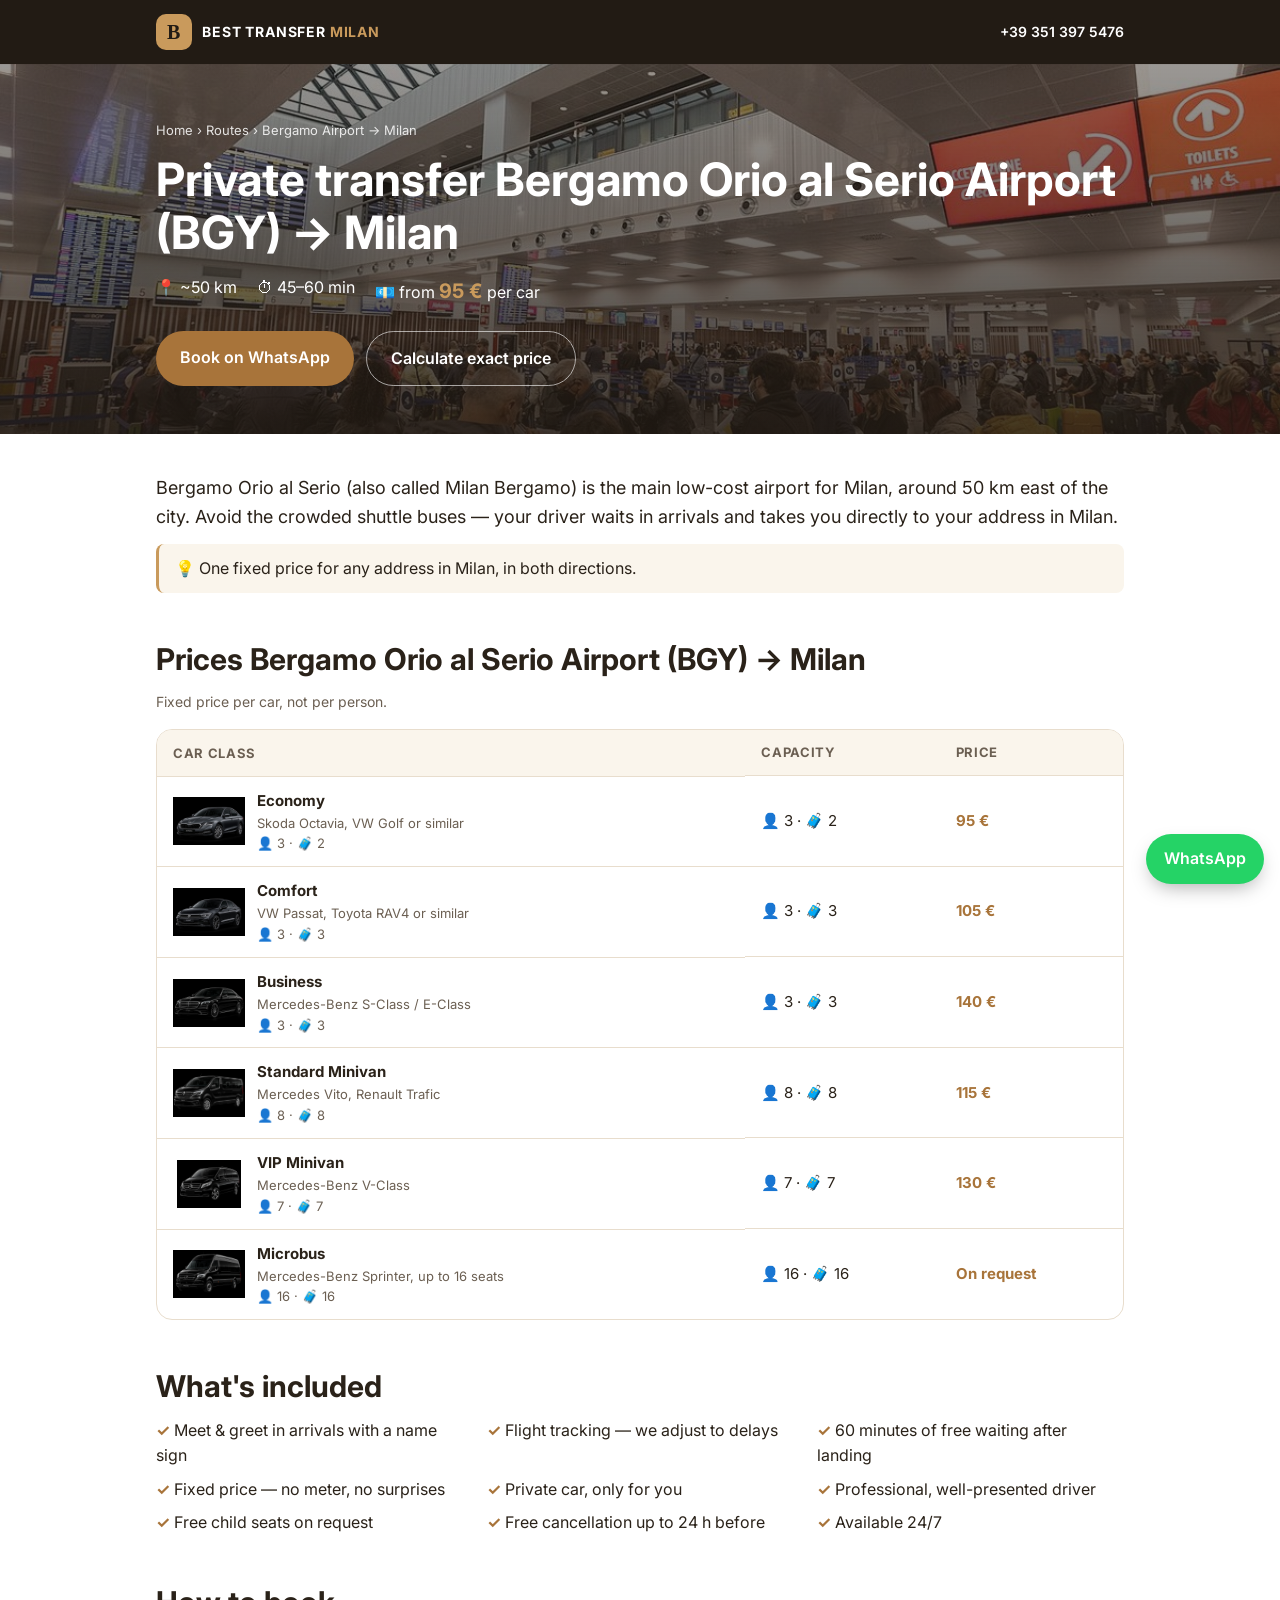
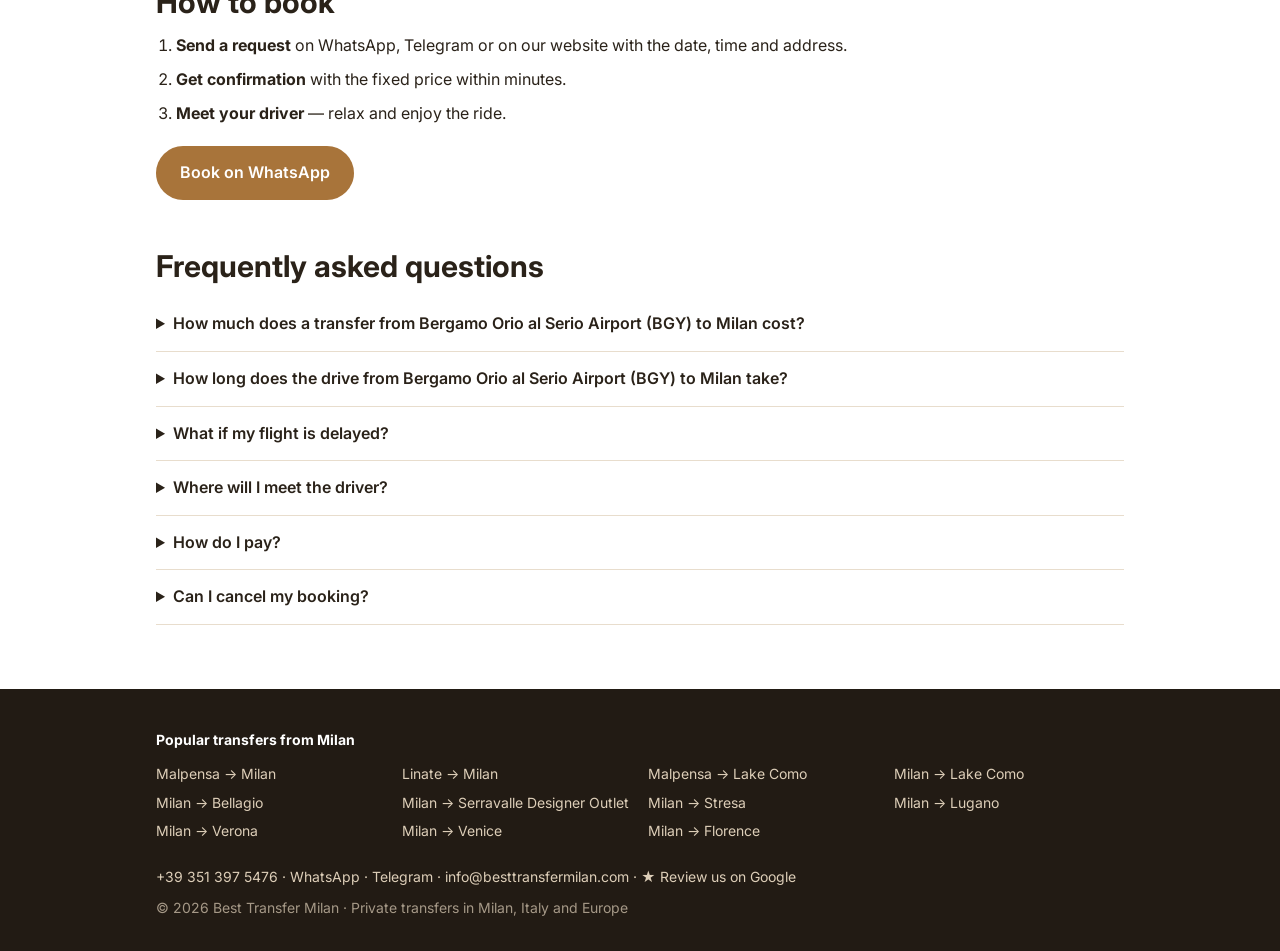
<file: bergamo-airport-to-milan/index.html>
<!DOCTYPE html>
<html lang="en">
<head>
<meta charset="UTF-8">
<meta name="viewport" content="width=device-width, initial-scale=1.0">
<link rel="icon" href="/favicon.ico" sizes="any">
<link rel="icon" type="image/png" sizes="96x96" href="/images/favicon-96.png">
<link rel="icon" type="image/svg+xml" href="/images/favicon.svg">
<link rel="apple-touch-icon" sizes="180x180" href="/images/favicon-180.png">
<meta name="theme-color" content="#221b14">
<link rel="preconnect" href="https://fonts.googleapis.com">
<link rel="preconnect" href="https://fonts.gstatic.com" crossorigin>
<link href="https://fonts.googleapis.com/css2?family=Inter:wght@400;500;600;700&display=swap" rel="stylesheet">
<link rel="stylesheet" href="/routes.css?v=1">
<script src="/tracking.js?v=1"></script>
<title>Bergamo Airport → Milan Transfer from 95 € | Best Transfer Milan</title>
<meta name="description" content="Private transfer from Bergamo Orio al Serio Airport (BGY) to Milan: fixed price from 95 €, about 50 km, 45–60 min. Meet &amp; greet, flight tracking, free waiting, child seats. Book on WhatsApp 24/7.">
<link rel="canonical" href="https://besttransfermilan.com/bergamo-airport-to-milan/">
<meta name="robots" content="index, follow, max-image-preview:large">
<meta property="og:type" content="website">
<meta property="og:site_name" content="Best Transfer Milan">
<meta property="og:title" content="Private transfer Bergamo Orio al Serio Airport (BGY) → Milan — from 95 €">
<meta property="og:description" content="Private transfer from Bergamo Orio al Serio Airport (BGY) to Milan: fixed price from 95 €, about 50 km, 45–60 min. Meet &amp; greet, flight tracking, free waiting, child seats. Book on WhatsApp 24/7.">
<meta property="og:url" content="https://besttransfermilan.com/bergamo-airport-to-milan/">
<meta property="og:image" content="https://besttransfermilan.com/images/destinations/bergamo.jpg">
<meta name="twitter:card" content="summary_large_image">
<script type="application/ld+json">[{"@context": "https://schema.org", "@type": "BreadcrumbList", "itemListElement": [{"@type": "ListItem", "position": 1, "name": "Best Transfer Milan", "item": "https://besttransfermilan.com/"}, {"@type": "ListItem", "position": 2, "name": "Routes", "item": "https://besttransfermilan.com/routes/"}, {"@type": "ListItem", "position": 3, "name": "Bergamo Airport → Milan", "item": "https://besttransfermilan.com/bergamo-airport-to-milan/"}]}, {"@context": "https://schema.org", "@type": "FAQPage", "mainEntity": [{"@type": "Question", "name": "How much does a transfer from Bergamo Orio al Serio Airport (BGY) to Milan cost?", "acceptedAnswer": {"@type": "Answer", "text": "Prices start from 95 € per car (not per person) in the Economy class. The final fixed price depends on the car class and the exact address and is confirmed before the ride."}}, {"@type": "Question", "name": "How long does the drive from Bergamo Orio al Serio Airport (BGY) to Milan take?", "acceptedAnswer": {"@type": "Answer", "text": "About 45–60 min for roughly 50 km, depending on traffic."}}, {"@type": "Question", "name": "What if my flight is delayed?", "acceptedAnswer": {"@type": "Answer", "text": "We track your flight number and adjust the pickup time automatically. Waiting is free for 60 minutes after landing."}}, {"@type": "Question", "name": "Where will I meet the driver?", "acceptedAnswer": {"@type": "Answer", "text": "In the arrivals hall with a name sign. The driver helps with the luggage and walks you to the car."}}, {"@type": "Question", "name": "How do I pay?", "acceptedAnswer": {"@type": "Answer", "text": "Cash or card directly to the driver, or by bank transfer in advance. The price is fixed and confirmed before the ride."}}, {"@type": "Question", "name": "Can I cancel my booking?", "acceptedAnswer": {"@type": "Answer", "text": "Yes — free cancellation up to 24 hours before the ride. Just message us on WhatsApp."}}]}]</script>
</head>
<body>
<header class="rh">
  <div class="rc rh__in">
    <a href="/" class="rlogo"><span class="rlogo__mark">B</span><span>BEST TRANSFER <em>MILAN</em></span></a>
    <a href="tel:+393513975476" class="rh__phone">+39 351 397 5476</a>
  </div>
</header>
<main>
  <section class="rhero" style="background-image:linear-gradient(180deg,rgba(34,27,20,.45),rgba(34,27,20,.85)),url('/images/destinations/bergamo.jpg')">
    <div class="rc">
      <nav class="rcrumbs" aria-label="Breadcrumb"><a href="/">Home</a> › <a href="/routes/">Routes</a> › <span>Bergamo Airport → Milan</span></nav>
      <h1>Private transfer Bergamo Orio al Serio Airport (BGY) → Milan</h1>
      <p class="rhero__facts"><span>📍 ~50 km</span><span>⏱ 45–60 min</span><span>💶 from <b>95 €</b> per car</span></p>
      <div class="rhero__cta">
        <a class="rbtn rbtn--gold" href="https://wa.me/393513975476?text=Hello%21%20I%27d%20like%20to%20book%20a%20transfer%20Bergamo%20Orio%20al%20Serio%20Airport%20%28BGY%29%20%E2%86%92%20Milan.%20Date%3A%20%2C%20time%3A%20%2C%20passengers%3A%20" target="_blank" rel="noopener">Book on WhatsApp</a>
        <a class="rbtn rbtn--ghost" href="/#hero">Calculate exact price</a>
      </div>
    </div>
  </section>

  <section class="rsec rc">
    <p class="rlead">Bergamo Orio al Serio (also called Milan Bergamo) is the main low-cost airport for Milan, around 50 km east of the city. Avoid the crowded shuttle buses — your driver waits in arrivals and takes you directly to your address in Milan.</p>
    <p class="rtip">💡 One fixed price for any address in Milan, in both directions.</p>
  </section>

  <section class="rsec rc">
    <h2>Prices Bergamo Orio al Serio Airport (BGY) → Milan</h2>
    <p class="rmuted">Fixed price per car, not per person. </p>
    <div class="rtable-wrap"><table class="rtable">
      <thead><tr><th>Car class</th><th class="rcol">Capacity</th><th>Price</th></tr></thead>
      <tbody><tr><td><img src="/images/skoda-octavia-studio.jpg" alt="Economy class car" loading="lazy" width="96" height="64"><div><b>Economy</b><small>Skoda Octavia, VW Golf or similar</small><small class="rcap">👤 3 · 🧳 2</small></div></td><td class="rcol">👤 3 · 🧳 2</td><td class="rt__price">95 €</td></tr><tr><td><img src="/images/vw-passat-studio.jpg" alt="Comfort class car" loading="lazy" width="96" height="64"><div><b>Comfort</b><small>VW Passat, Toyota RAV4 or similar</small><small class="rcap">👤 3 · 🧳 3</small></div></td><td class="rcol">👤 3 · 🧳 3</td><td class="rt__price">105 €</td></tr><tr><td><img src="/images/mercedes-s-class-studio.jpg" alt="Business class car" loading="lazy" width="96" height="64"><div><b>Business</b><small>Mercedes-Benz S-Class / E-Class</small><small class="rcap">👤 3 · 🧳 3</small></div></td><td class="rcol">👤 3 · 🧳 3</td><td class="rt__price">140 €</td></tr><tr><td><img src="/images/renault-trafic-studio.jpg" alt="Standard Minivan class car" loading="lazy" width="96" height="64"><div><b>Standard Minivan</b><small>Mercedes Vito, Renault Trafic</small><small class="rcap">👤 8 · 🧳 8</small></div></td><td class="rcol">👤 8 · 🧳 8</td><td class="rt__price">115 €</td></tr><tr><td><img src="/images/mercedes-v-class-studio.jpg" alt="VIP Minivan class car" loading="lazy" width="96" height="64"><div><b>VIP Minivan</b><small>Mercedes-Benz V-Class</small><small class="rcap">👤 7 · 🧳 7</small></div></td><td class="rcol">👤 7 · 🧳 7</td><td class="rt__price">130 €</td></tr><tr><td><img src="/images/mercedes-sprinter-studio.jpg" alt="Microbus" loading="lazy" width="96" height="64"><div><b>Microbus</b><small>Mercedes-Benz Sprinter, up to 16 seats</small><small class="rcap">👤 16 · 🧳 16</small></div></td><td class="rcol">👤 16 · 🧳 16</td><td class="rt__price rt__price--req">On request</td></tr></tbody>
    </table></div>
  </section>

  <section class="rsec rc">
    <h2>What's included</h2>
    <ul class="rinc"><li>Meet &amp; greet in arrivals with a name sign</li><li>Flight tracking — we adjust to delays</li><li>60 minutes of free waiting after landing</li><li>Fixed price — no meter, no surprises</li><li>Private car, only for you</li><li>Professional, well-presented driver</li><li>Free child seats on request</li><li>Free cancellation up to 24 h before</li><li>Available 24/7</li></ul>
  </section>

  <section class="rsec rc">
    <h2>How to book</h2>
    <ol class="rsteps">
      <li><b>Send a request</b> on WhatsApp, Telegram or on our website with the date, time and address.</li>
      <li><b>Get confirmation</b> with the fixed price within minutes.</li>
      <li><b>Meet your driver</b> — relax and enjoy the ride.</li>
    </ol>
    <a class="rbtn rbtn--gold" href="https://wa.me/393513975476?text=Hello%21%20I%27d%20like%20to%20book%20a%20transfer%20Bergamo%20Orio%20al%20Serio%20Airport%20%28BGY%29%20%E2%86%92%20Milan.%20Date%3A%20%2C%20time%3A%20%2C%20passengers%3A%20" target="_blank" rel="noopener">Book on WhatsApp</a>
  </section>

  <section class="rsec rc">
    <h2>Frequently asked questions</h2>
    <div class="rfaq"><details><summary>How much does a transfer from Bergamo Orio al Serio Airport (BGY) to Milan cost?</summary><p>Prices start from 95 € per car (not per person) in the Economy class. The final fixed price depends on the car class and the exact address and is confirmed before the ride.</p></details><details><summary>How long does the drive from Bergamo Orio al Serio Airport (BGY) to Milan take?</summary><p>About 45–60 min for roughly 50 km, depending on traffic.</p></details><details><summary>What if my flight is delayed?</summary><p>We track your flight number and adjust the pickup time automatically. Waiting is free for 60 minutes after landing.</p></details><details><summary>Where will I meet the driver?</summary><p>In the arrivals hall with a name sign. The driver helps with the luggage and walks you to the car.</p></details><details><summary>How do I pay?</summary><p>Cash or card directly to the driver, or by bank transfer in advance. The price is fixed and confirmed before the ride.</p></details><details><summary>Can I cancel my booking?</summary><p>Yes — free cancellation up to 24 hours before the ride. Just message us on WhatsApp.</p></details></div>
  </section>
</main>
<footer class="rf">
  <div class="rc">
    <p class="rf__title">Popular transfers from Milan</p>
    <ul class="rf__links"><li><a href="/malpensa-airport-to-milan/">Malpensa → Milan</a></li><li><a href="/linate-airport-to-milan/">Linate → Milan</a></li><li><a href="/malpensa-airport-to-lake-como/">Malpensa → Lake Como</a></li><li><a href="/milan-to-lake-como/">Milan → Lake Como</a></li><li><a href="/milan-to-bellagio/">Milan → Bellagio</a></li><li><a href="/milan-to-serravalle-outlet/">Milan → Serravalle Designer Outlet</a></li><li><a href="/milan-to-stresa/">Milan → Stresa</a></li><li><a href="/milan-to-lugano/">Milan → Lugano</a></li><li><a href="/milan-to-verona/">Milan → Verona</a></li><li><a href="/milan-to-venice/">Milan → Venice</a></li><li><a href="/milan-to-florence/">Milan → Florence</a></li></ul>
    <p class="rf__contacts"><a href="tel:+393513975476">+39 351 397 5476</a> · <a href="https://wa.me/393513975476" target="_blank" rel="noopener">WhatsApp</a> · <a href="https://t.me/VipTransferIt" target="_blank" rel="noopener">Telegram</a> · <a href="mailto:info@besttransfermilan.com">info@besttransfermilan.com</a> · <a href="https://g.page/r/CT3_YESfrUpTEBM/review" target="_blank" rel="noopener">★ Review us on Google</a></p>
    <p class="rf__copy">© 2026 Best Transfer Milan · Private transfers in Milan, Italy and Europe</p>
  </div>
</footer>
<a class="rwa" href="https://wa.me/393513975476" target="_blank" rel="noopener" aria-label="WhatsApp">WhatsApp</a>
</body>
</html>
</file>
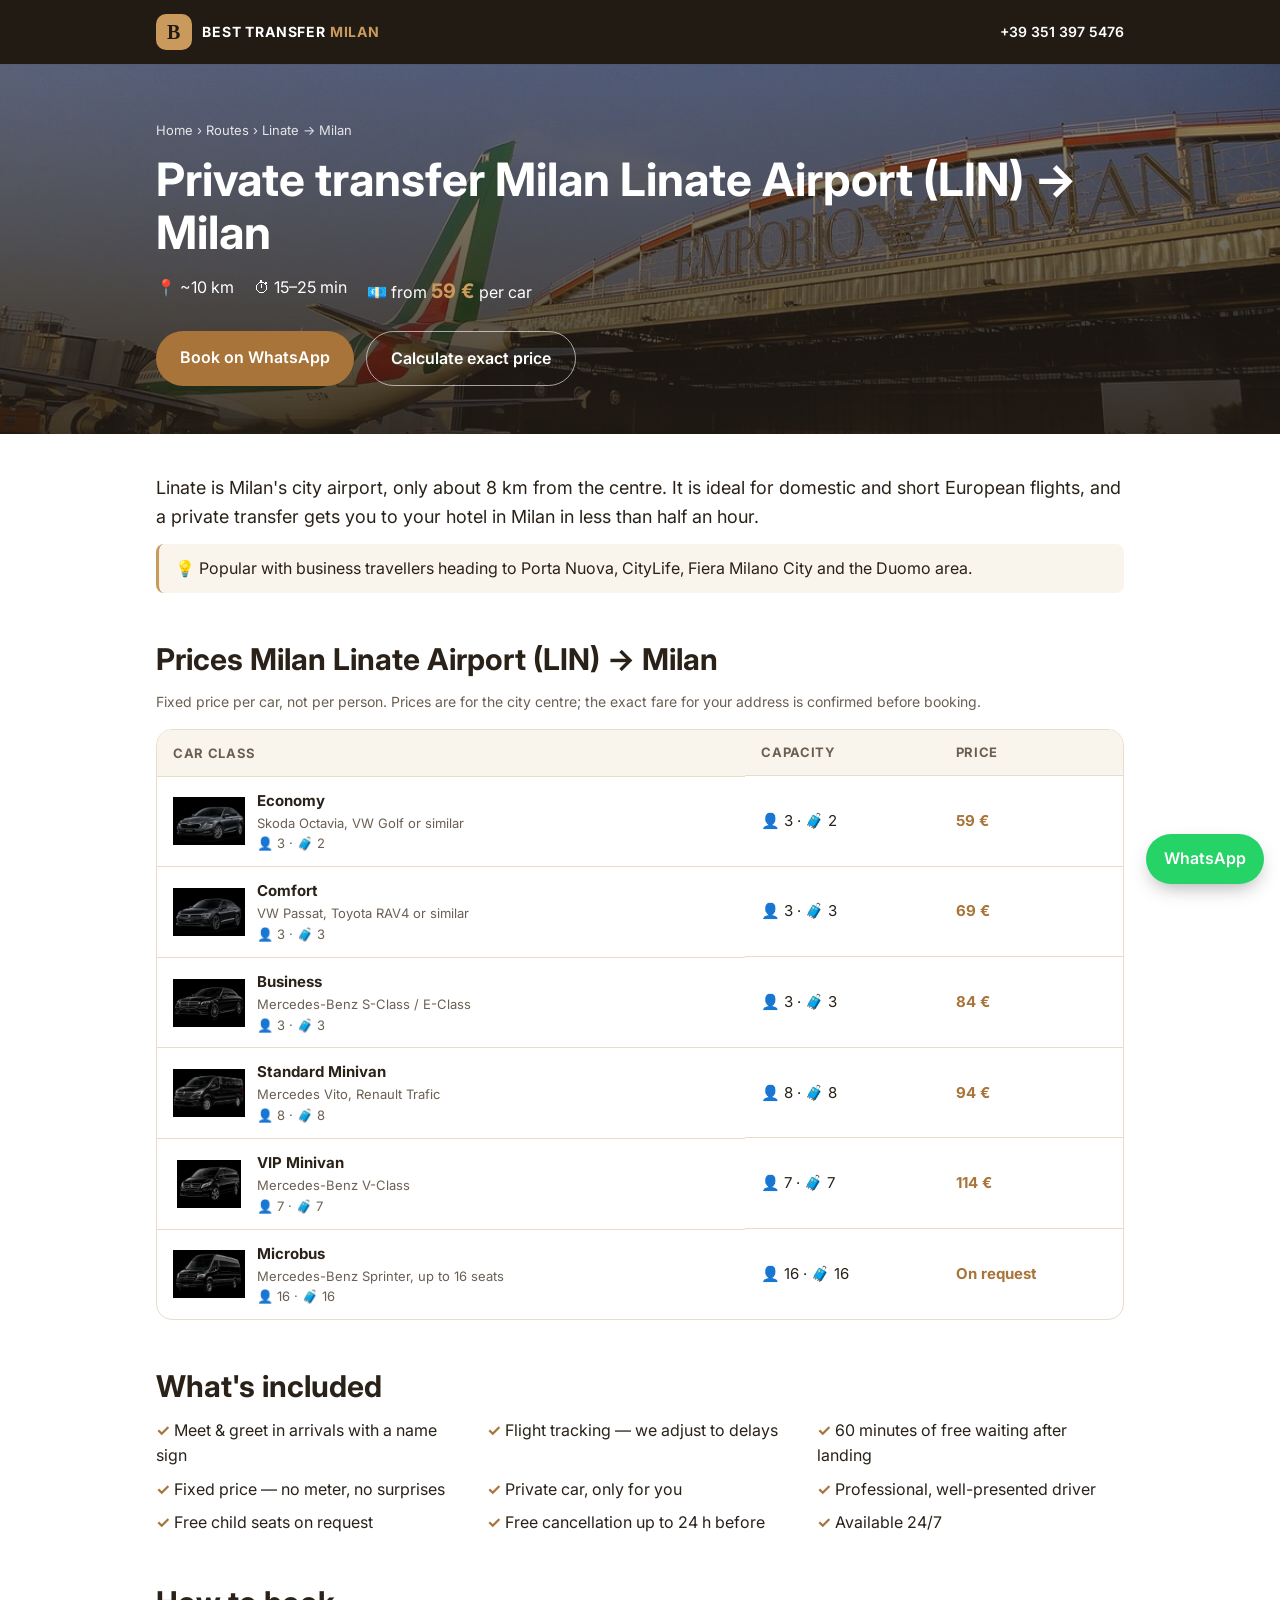
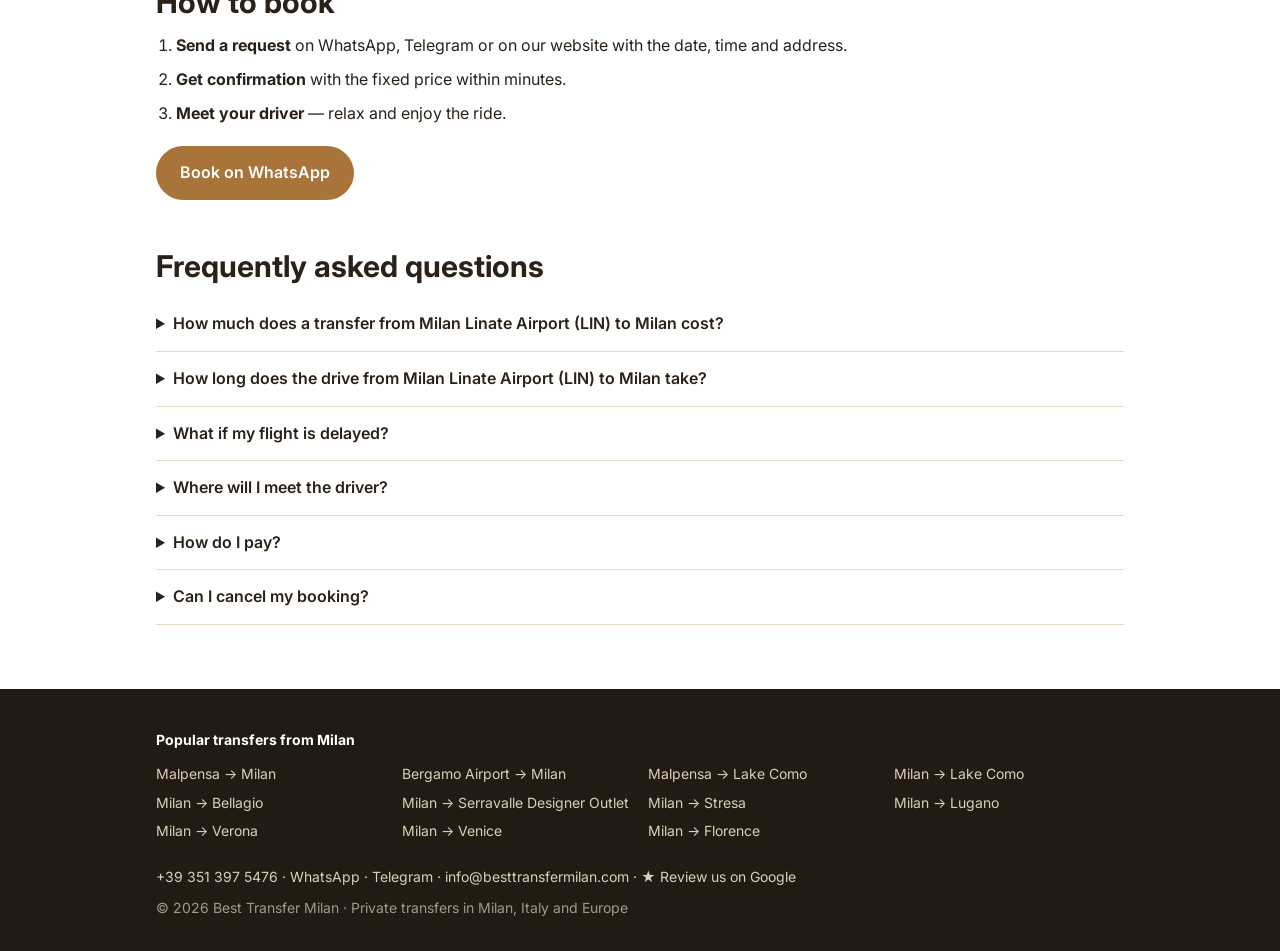
<file: linate-airport-to-milan/index.html>
<!DOCTYPE html>
<html lang="en">
<head>
<meta charset="UTF-8">
<meta name="viewport" content="width=device-width, initial-scale=1.0">
<link rel="icon" href="/favicon.ico" sizes="any">
<link rel="icon" type="image/png" sizes="96x96" href="/images/favicon-96.png">
<link rel="icon" type="image/svg+xml" href="/images/favicon.svg">
<link rel="apple-touch-icon" sizes="180x180" href="/images/favicon-180.png">
<meta name="theme-color" content="#221b14">
<link rel="preconnect" href="https://fonts.googleapis.com">
<link rel="preconnect" href="https://fonts.gstatic.com" crossorigin>
<link href="https://fonts.googleapis.com/css2?family=Inter:wght@400;500;600;700&display=swap" rel="stylesheet">
<link rel="stylesheet" href="/routes.css?v=1">
<script src="/tracking.js?v=1"></script>
<title>Linate → Milan Transfer from 59 € | Best Transfer Milan</title>
<meta name="description" content="Private transfer from Milan Linate Airport (LIN) to Milan: fixed price from 59 €, about 10 km, 15–25 min. Meet &amp; greet, flight tracking, free waiting, child seats. Book on WhatsApp 24/7.">
<link rel="canonical" href="https://besttransfermilan.com/linate-airport-to-milan/">
<meta name="robots" content="index, follow, max-image-preview:large">
<meta property="og:type" content="website">
<meta property="og:site_name" content="Best Transfer Milan">
<meta property="og:title" content="Private transfer Milan Linate Airport (LIN) → Milan — from 59 €">
<meta property="og:description" content="Private transfer from Milan Linate Airport (LIN) to Milan: fixed price from 59 €, about 10 km, 15–25 min. Meet &amp; greet, flight tracking, free waiting, child seats. Book on WhatsApp 24/7.">
<meta property="og:url" content="https://besttransfermilan.com/linate-airport-to-milan/">
<meta property="og:image" content="https://besttransfermilan.com/images/destinations/linate.jpg">
<meta name="twitter:card" content="summary_large_image">
<script type="application/ld+json">[{"@context": "https://schema.org", "@type": "BreadcrumbList", "itemListElement": [{"@type": "ListItem", "position": 1, "name": "Best Transfer Milan", "item": "https://besttransfermilan.com/"}, {"@type": "ListItem", "position": 2, "name": "Routes", "item": "https://besttransfermilan.com/routes/"}, {"@type": "ListItem", "position": 3, "name": "Linate → Milan", "item": "https://besttransfermilan.com/linate-airport-to-milan/"}]}, {"@context": "https://schema.org", "@type": "FAQPage", "mainEntity": [{"@type": "Question", "name": "How much does a transfer from Milan Linate Airport (LIN) to Milan cost?", "acceptedAnswer": {"@type": "Answer", "text": "Prices start from 59 € per car (not per person) in the Economy class. The final fixed price depends on the car class and the exact address and is confirmed before the ride."}}, {"@type": "Question", "name": "How long does the drive from Milan Linate Airport (LIN) to Milan take?", "acceptedAnswer": {"@type": "Answer", "text": "About 15–25 min for roughly 10 km, depending on traffic."}}, {"@type": "Question", "name": "What if my flight is delayed?", "acceptedAnswer": {"@type": "Answer", "text": "We track your flight number and adjust the pickup time automatically. Waiting is free for 60 minutes after landing."}}, {"@type": "Question", "name": "Where will I meet the driver?", "acceptedAnswer": {"@type": "Answer", "text": "In the arrivals hall with a name sign. The driver helps with the luggage and walks you to the car."}}, {"@type": "Question", "name": "How do I pay?", "acceptedAnswer": {"@type": "Answer", "text": "Cash or card directly to the driver, or by bank transfer in advance. The price is fixed and confirmed before the ride."}}, {"@type": "Question", "name": "Can I cancel my booking?", "acceptedAnswer": {"@type": "Answer", "text": "Yes — free cancellation up to 24 hours before the ride. Just message us on WhatsApp."}}]}]</script>
</head>
<body>
<header class="rh">
  <div class="rc rh__in">
    <a href="/" class="rlogo"><span class="rlogo__mark">B</span><span>BEST TRANSFER <em>MILAN</em></span></a>
    <a href="tel:+393513975476" class="rh__phone">+39 351 397 5476</a>
  </div>
</header>
<main>
  <section class="rhero" style="background-image:linear-gradient(180deg,rgba(34,27,20,.45),rgba(34,27,20,.85)),url('/images/destinations/linate.jpg')">
    <div class="rc">
      <nav class="rcrumbs" aria-label="Breadcrumb"><a href="/">Home</a> › <a href="/routes/">Routes</a> › <span>Linate → Milan</span></nav>
      <h1>Private transfer Milan Linate Airport (LIN) → Milan</h1>
      <p class="rhero__facts"><span>📍 ~10 km</span><span>⏱ 15–25 min</span><span>💶 from <b>59 €</b> per car</span></p>
      <div class="rhero__cta">
        <a class="rbtn rbtn--gold" href="https://wa.me/393513975476?text=Hello%21%20I%27d%20like%20to%20book%20a%20transfer%20Milan%20Linate%20Airport%20%28LIN%29%20%E2%86%92%20Milan.%20Date%3A%20%2C%20time%3A%20%2C%20passengers%3A%20" target="_blank" rel="noopener">Book on WhatsApp</a>
        <a class="rbtn rbtn--ghost" href="/#hero">Calculate exact price</a>
      </div>
    </div>
  </section>

  <section class="rsec rc">
    <p class="rlead">Linate is Milan&#x27;s city airport, only about 8 km from the centre. It is ideal for domestic and short European flights, and a private transfer gets you to your hotel in Milan in less than half an hour.</p>
    <p class="rtip">💡 Popular with business travellers heading to Porta Nuova, CityLife, Fiera Milano City and the Duomo area.</p>
  </section>

  <section class="rsec rc">
    <h2>Prices Milan Linate Airport (LIN) → Milan</h2>
    <p class="rmuted">Fixed price per car, not per person. Prices are for the city centre; the exact fare for your address is confirmed before booking.</p>
    <div class="rtable-wrap"><table class="rtable">
      <thead><tr><th>Car class</th><th class="rcol">Capacity</th><th>Price</th></tr></thead>
      <tbody><tr><td><img src="/images/skoda-octavia-studio.jpg" alt="Economy class car" loading="lazy" width="96" height="64"><div><b>Economy</b><small>Skoda Octavia, VW Golf or similar</small><small class="rcap">👤 3 · 🧳 2</small></div></td><td class="rcol">👤 3 · 🧳 2</td><td class="rt__price">59 €</td></tr><tr><td><img src="/images/vw-passat-studio.jpg" alt="Comfort class car" loading="lazy" width="96" height="64"><div><b>Comfort</b><small>VW Passat, Toyota RAV4 or similar</small><small class="rcap">👤 3 · 🧳 3</small></div></td><td class="rcol">👤 3 · 🧳 3</td><td class="rt__price">69 €</td></tr><tr><td><img src="/images/mercedes-s-class-studio.jpg" alt="Business class car" loading="lazy" width="96" height="64"><div><b>Business</b><small>Mercedes-Benz S-Class / E-Class</small><small class="rcap">👤 3 · 🧳 3</small></div></td><td class="rcol">👤 3 · 🧳 3</td><td class="rt__price">84 €</td></tr><tr><td><img src="/images/renault-trafic-studio.jpg" alt="Standard Minivan class car" loading="lazy" width="96" height="64"><div><b>Standard Minivan</b><small>Mercedes Vito, Renault Trafic</small><small class="rcap">👤 8 · 🧳 8</small></div></td><td class="rcol">👤 8 · 🧳 8</td><td class="rt__price">94 €</td></tr><tr><td><img src="/images/mercedes-v-class-studio.jpg" alt="VIP Minivan class car" loading="lazy" width="96" height="64"><div><b>VIP Minivan</b><small>Mercedes-Benz V-Class</small><small class="rcap">👤 7 · 🧳 7</small></div></td><td class="rcol">👤 7 · 🧳 7</td><td class="rt__price">114 €</td></tr><tr><td><img src="/images/mercedes-sprinter-studio.jpg" alt="Microbus" loading="lazy" width="96" height="64"><div><b>Microbus</b><small>Mercedes-Benz Sprinter, up to 16 seats</small><small class="rcap">👤 16 · 🧳 16</small></div></td><td class="rcol">👤 16 · 🧳 16</td><td class="rt__price rt__price--req">On request</td></tr></tbody>
    </table></div>
  </section>

  <section class="rsec rc">
    <h2>What's included</h2>
    <ul class="rinc"><li>Meet &amp; greet in arrivals with a name sign</li><li>Flight tracking — we adjust to delays</li><li>60 minutes of free waiting after landing</li><li>Fixed price — no meter, no surprises</li><li>Private car, only for you</li><li>Professional, well-presented driver</li><li>Free child seats on request</li><li>Free cancellation up to 24 h before</li><li>Available 24/7</li></ul>
  </section>

  <section class="rsec rc">
    <h2>How to book</h2>
    <ol class="rsteps">
      <li><b>Send a request</b> on WhatsApp, Telegram or on our website with the date, time and address.</li>
      <li><b>Get confirmation</b> with the fixed price within minutes.</li>
      <li><b>Meet your driver</b> — relax and enjoy the ride.</li>
    </ol>
    <a class="rbtn rbtn--gold" href="https://wa.me/393513975476?text=Hello%21%20I%27d%20like%20to%20book%20a%20transfer%20Milan%20Linate%20Airport%20%28LIN%29%20%E2%86%92%20Milan.%20Date%3A%20%2C%20time%3A%20%2C%20passengers%3A%20" target="_blank" rel="noopener">Book on WhatsApp</a>
  </section>

  <section class="rsec rc">
    <h2>Frequently asked questions</h2>
    <div class="rfaq"><details><summary>How much does a transfer from Milan Linate Airport (LIN) to Milan cost?</summary><p>Prices start from 59 € per car (not per person) in the Economy class. The final fixed price depends on the car class and the exact address and is confirmed before the ride.</p></details><details><summary>How long does the drive from Milan Linate Airport (LIN) to Milan take?</summary><p>About 15–25 min for roughly 10 km, depending on traffic.</p></details><details><summary>What if my flight is delayed?</summary><p>We track your flight number and adjust the pickup time automatically. Waiting is free for 60 minutes after landing.</p></details><details><summary>Where will I meet the driver?</summary><p>In the arrivals hall with a name sign. The driver helps with the luggage and walks you to the car.</p></details><details><summary>How do I pay?</summary><p>Cash or card directly to the driver, or by bank transfer in advance. The price is fixed and confirmed before the ride.</p></details><details><summary>Can I cancel my booking?</summary><p>Yes — free cancellation up to 24 hours before the ride. Just message us on WhatsApp.</p></details></div>
  </section>
</main>
<footer class="rf">
  <div class="rc">
    <p class="rf__title">Popular transfers from Milan</p>
    <ul class="rf__links"><li><a href="/malpensa-airport-to-milan/">Malpensa → Milan</a></li><li><a href="/bergamo-airport-to-milan/">Bergamo Airport → Milan</a></li><li><a href="/malpensa-airport-to-lake-como/">Malpensa → Lake Como</a></li><li><a href="/milan-to-lake-como/">Milan → Lake Como</a></li><li><a href="/milan-to-bellagio/">Milan → Bellagio</a></li><li><a href="/milan-to-serravalle-outlet/">Milan → Serravalle Designer Outlet</a></li><li><a href="/milan-to-stresa/">Milan → Stresa</a></li><li><a href="/milan-to-lugano/">Milan → Lugano</a></li><li><a href="/milan-to-verona/">Milan → Verona</a></li><li><a href="/milan-to-venice/">Milan → Venice</a></li><li><a href="/milan-to-florence/">Milan → Florence</a></li></ul>
    <p class="rf__contacts"><a href="tel:+393513975476">+39 351 397 5476</a> · <a href="https://wa.me/393513975476" target="_blank" rel="noopener">WhatsApp</a> · <a href="https://t.me/VipTransferIt" target="_blank" rel="noopener">Telegram</a> · <a href="mailto:info@besttransfermilan.com">info@besttransfermilan.com</a> · <a href="https://g.page/r/CT3_YESfrUpTEBM/review" target="_blank" rel="noopener">★ Review us on Google</a></p>
    <p class="rf__copy">© 2026 Best Transfer Milan · Private transfers in Milan, Italy and Europe</p>
  </div>
</footer>
<a class="rwa" href="https://wa.me/393513975476" target="_blank" rel="noopener" aria-label="WhatsApp">WhatsApp</a>
</body>
</html>
</file>
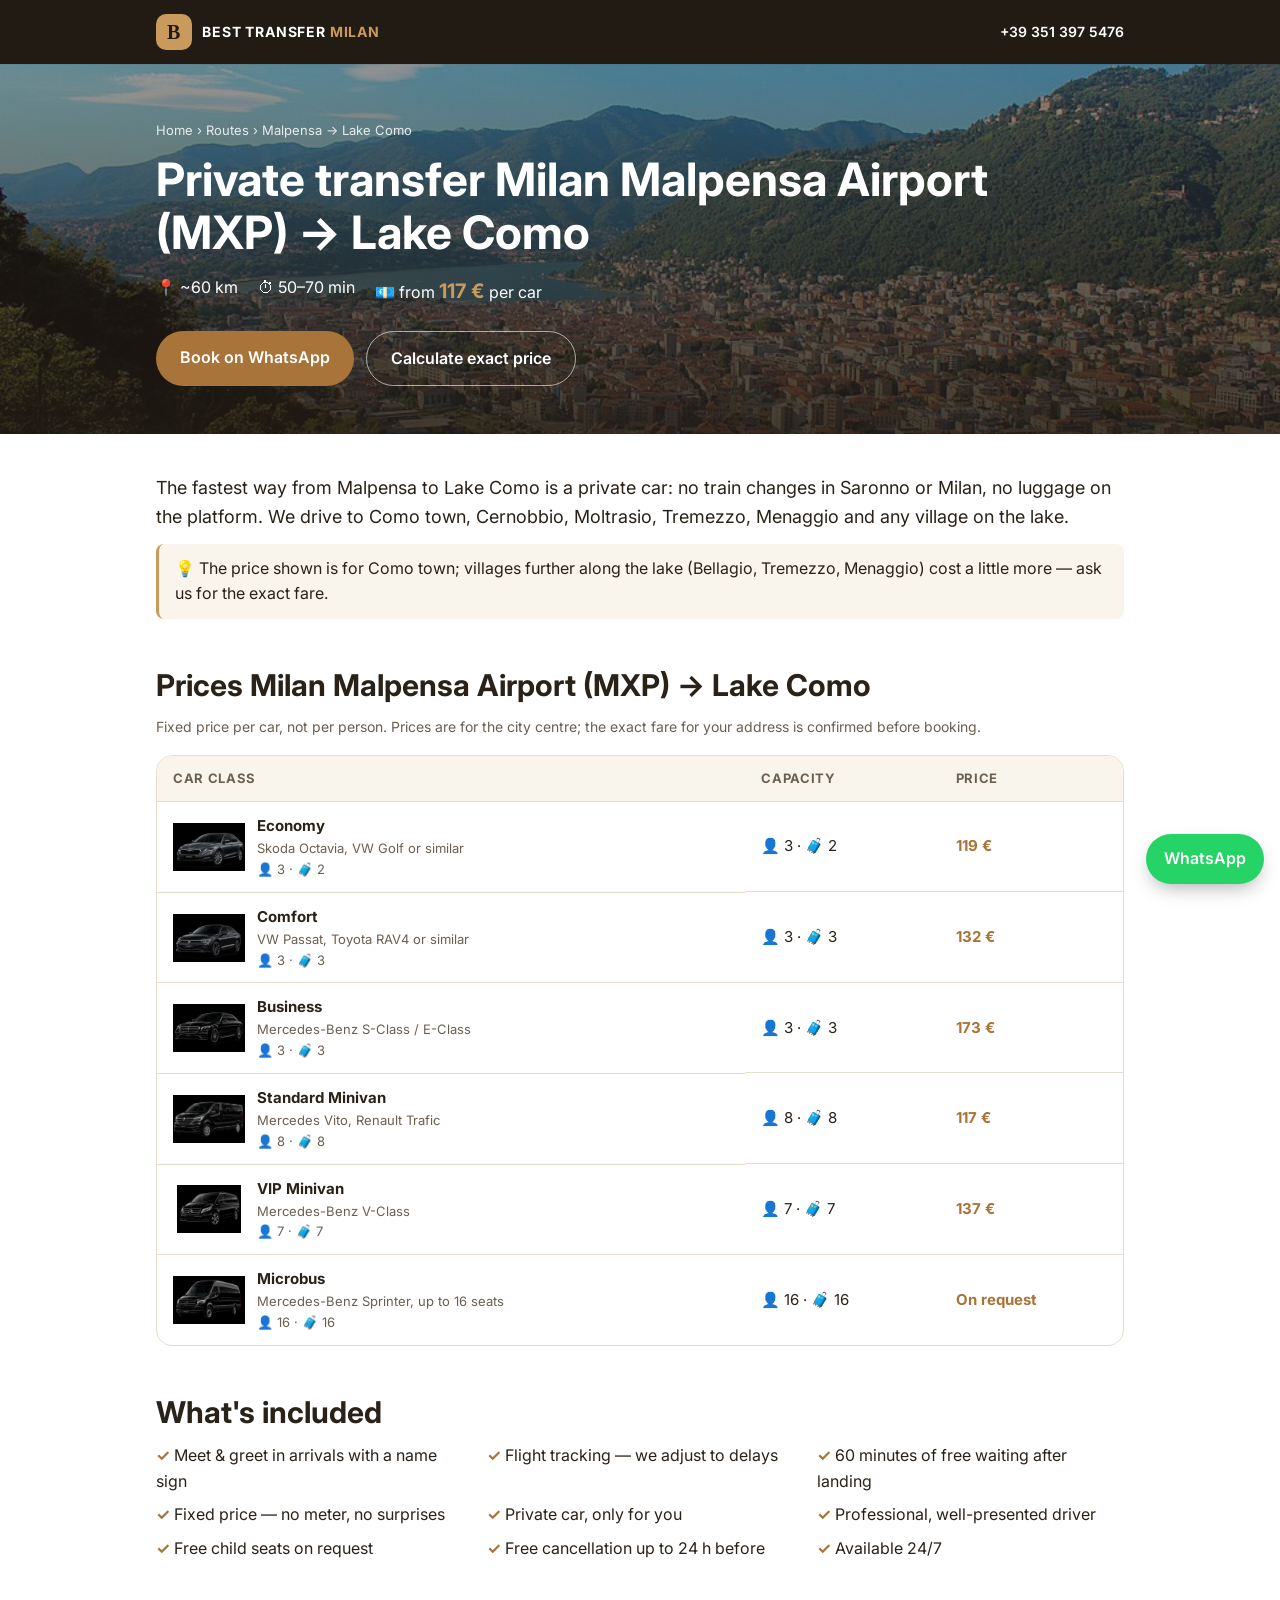
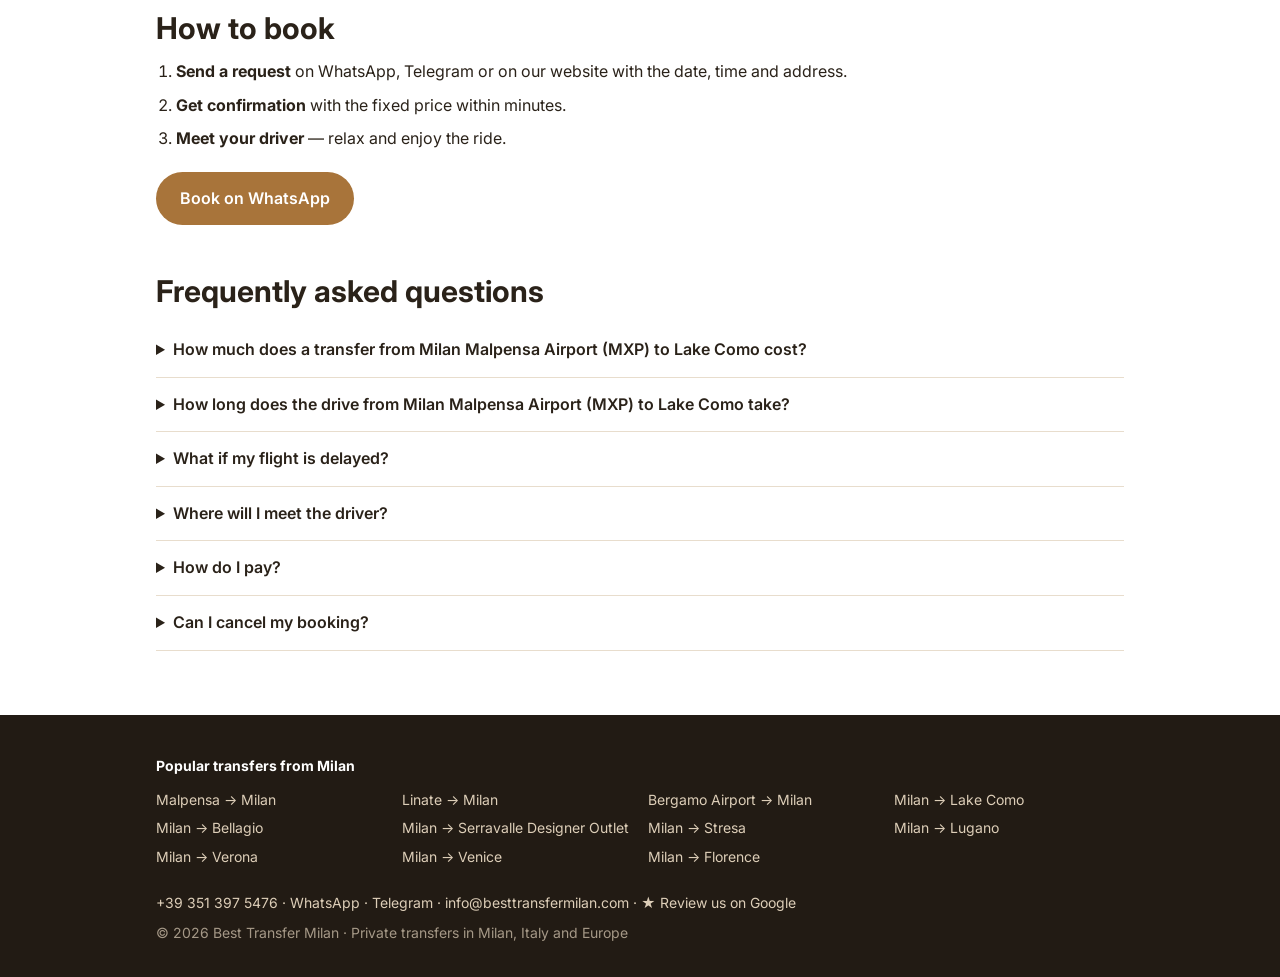
<file: malpensa-airport-to-lake-como/index.html>
<!DOCTYPE html>
<html lang="en">
<head>
<meta charset="UTF-8">
<meta name="viewport" content="width=device-width, initial-scale=1.0">
<link rel="icon" href="/favicon.ico" sizes="any">
<link rel="icon" type="image/png" sizes="96x96" href="/images/favicon-96.png">
<link rel="icon" type="image/svg+xml" href="/images/favicon.svg">
<link rel="apple-touch-icon" sizes="180x180" href="/images/favicon-180.png">
<meta name="theme-color" content="#221b14">
<link rel="preconnect" href="https://fonts.googleapis.com">
<link rel="preconnect" href="https://fonts.gstatic.com" crossorigin>
<link href="https://fonts.googleapis.com/css2?family=Inter:wght@400;500;600;700&display=swap" rel="stylesheet">
<link rel="stylesheet" href="/routes.css?v=1">
<script src="/tracking.js?v=1"></script>
<title>Malpensa → Lake Como Transfer from 117 € | Best Transfer Milan</title>
<meta name="description" content="Private transfer from Milan Malpensa Airport (MXP) to Lake Como: fixed price from 117 €, about 60 km, 50–70 min. Meet &amp; greet, flight tracking, free waiting, child seats. Book on WhatsApp 24/7.">
<link rel="canonical" href="https://besttransfermilan.com/malpensa-airport-to-lake-como/">
<meta name="robots" content="index, follow, max-image-preview:large">
<meta property="og:type" content="website">
<meta property="og:site_name" content="Best Transfer Milan">
<meta property="og:title" content="Private transfer Milan Malpensa Airport (MXP) → Lake Como — from 117 €">
<meta property="og:description" content="Private transfer from Milan Malpensa Airport (MXP) to Lake Como: fixed price from 117 €, about 60 km, 50–70 min. Meet &amp; greet, flight tracking, free waiting, child seats. Book on WhatsApp 24/7.">
<meta property="og:url" content="https://besttransfermilan.com/malpensa-airport-to-lake-como/">
<meta property="og:image" content="https://besttransfermilan.com/images/destinations/como.jpg">
<meta name="twitter:card" content="summary_large_image">
<script type="application/ld+json">[{"@context": "https://schema.org", "@type": "BreadcrumbList", "itemListElement": [{"@type": "ListItem", "position": 1, "name": "Best Transfer Milan", "item": "https://besttransfermilan.com/"}, {"@type": "ListItem", "position": 2, "name": "Routes", "item": "https://besttransfermilan.com/routes/"}, {"@type": "ListItem", "position": 3, "name": "Malpensa → Lake Como", "item": "https://besttransfermilan.com/malpensa-airport-to-lake-como/"}]}, {"@context": "https://schema.org", "@type": "FAQPage", "mainEntity": [{"@type": "Question", "name": "How much does a transfer from Milan Malpensa Airport (MXP) to Lake Como cost?", "acceptedAnswer": {"@type": "Answer", "text": "Prices start from 117 € per car (not per person) in the Economy class. The final fixed price depends on the car class and the exact address and is confirmed before the ride."}}, {"@type": "Question", "name": "How long does the drive from Milan Malpensa Airport (MXP) to Lake Como take?", "acceptedAnswer": {"@type": "Answer", "text": "About 50–70 min for roughly 60 km, depending on traffic."}}, {"@type": "Question", "name": "What if my flight is delayed?", "acceptedAnswer": {"@type": "Answer", "text": "We track your flight number and adjust the pickup time automatically. Waiting is free for 60 minutes after landing."}}, {"@type": "Question", "name": "Where will I meet the driver?", "acceptedAnswer": {"@type": "Answer", "text": "In the arrivals hall with a name sign. The driver helps with the luggage and walks you to the car."}}, {"@type": "Question", "name": "How do I pay?", "acceptedAnswer": {"@type": "Answer", "text": "Cash or card directly to the driver, or by bank transfer in advance. The price is fixed and confirmed before the ride."}}, {"@type": "Question", "name": "Can I cancel my booking?", "acceptedAnswer": {"@type": "Answer", "text": "Yes — free cancellation up to 24 hours before the ride. Just message us on WhatsApp."}}]}]</script>
</head>
<body>
<header class="rh">
  <div class="rc rh__in">
    <a href="/" class="rlogo"><span class="rlogo__mark">B</span><span>BEST TRANSFER <em>MILAN</em></span></a>
    <a href="tel:+393513975476" class="rh__phone">+39 351 397 5476</a>
  </div>
</header>
<main>
  <section class="rhero" style="background-image:linear-gradient(180deg,rgba(34,27,20,.45),rgba(34,27,20,.85)),url('/images/destinations/como.jpg')">
    <div class="rc">
      <nav class="rcrumbs" aria-label="Breadcrumb"><a href="/">Home</a> › <a href="/routes/">Routes</a> › <span>Malpensa → Lake Como</span></nav>
      <h1>Private transfer Milan Malpensa Airport (MXP) → Lake Como</h1>
      <p class="rhero__facts"><span>📍 ~60 km</span><span>⏱ 50–70 min</span><span>💶 from <b>117 €</b> per car</span></p>
      <div class="rhero__cta">
        <a class="rbtn rbtn--gold" href="https://wa.me/393513975476?text=Hello%21%20I%27d%20like%20to%20book%20a%20transfer%20Milan%20Malpensa%20Airport%20%28MXP%29%20%E2%86%92%20Lake%20Como.%20Date%3A%20%2C%20time%3A%20%2C%20passengers%3A%20" target="_blank" rel="noopener">Book on WhatsApp</a>
        <a class="rbtn rbtn--ghost" href="/#hero">Calculate exact price</a>
      </div>
    </div>
  </section>

  <section class="rsec rc">
    <p class="rlead">The fastest way from Malpensa to Lake Como is a private car: no train changes in Saronno or Milan, no luggage on the platform. We drive to Como town, Cernobbio, Moltrasio, Tremezzo, Menaggio and any village on the lake.</p>
    <p class="rtip">💡 The price shown is for Como town; villages further along the lake (Bellagio, Tremezzo, Menaggio) cost a little more — ask us for the exact fare.</p>
  </section>

  <section class="rsec rc">
    <h2>Prices Milan Malpensa Airport (MXP) → Lake Como</h2>
    <p class="rmuted">Fixed price per car, not per person. Prices are for the city centre; the exact fare for your address is confirmed before booking.</p>
    <div class="rtable-wrap"><table class="rtable">
      <thead><tr><th>Car class</th><th class="rcol">Capacity</th><th>Price</th></tr></thead>
      <tbody><tr><td><img src="/images/skoda-octavia-studio.jpg" alt="Economy class car" loading="lazy" width="96" height="64"><div><b>Economy</b><small>Skoda Octavia, VW Golf or similar</small><small class="rcap">👤 3 · 🧳 2</small></div></td><td class="rcol">👤 3 · 🧳 2</td><td class="rt__price">119 €</td></tr><tr><td><img src="/images/vw-passat-studio.jpg" alt="Comfort class car" loading="lazy" width="96" height="64"><div><b>Comfort</b><small>VW Passat, Toyota RAV4 or similar</small><small class="rcap">👤 3 · 🧳 3</small></div></td><td class="rcol">👤 3 · 🧳 3</td><td class="rt__price">132 €</td></tr><tr><td><img src="/images/mercedes-s-class-studio.jpg" alt="Business class car" loading="lazy" width="96" height="64"><div><b>Business</b><small>Mercedes-Benz S-Class / E-Class</small><small class="rcap">👤 3 · 🧳 3</small></div></td><td class="rcol">👤 3 · 🧳 3</td><td class="rt__price">173 €</td></tr><tr><td><img src="/images/renault-trafic-studio.jpg" alt="Standard Minivan class car" loading="lazy" width="96" height="64"><div><b>Standard Minivan</b><small>Mercedes Vito, Renault Trafic</small><small class="rcap">👤 8 · 🧳 8</small></div></td><td class="rcol">👤 8 · 🧳 8</td><td class="rt__price">117 €</td></tr><tr><td><img src="/images/mercedes-v-class-studio.jpg" alt="VIP Minivan class car" loading="lazy" width="96" height="64"><div><b>VIP Minivan</b><small>Mercedes-Benz V-Class</small><small class="rcap">👤 7 · 🧳 7</small></div></td><td class="rcol">👤 7 · 🧳 7</td><td class="rt__price">137 €</td></tr><tr><td><img src="/images/mercedes-sprinter-studio.jpg" alt="Microbus" loading="lazy" width="96" height="64"><div><b>Microbus</b><small>Mercedes-Benz Sprinter, up to 16 seats</small><small class="rcap">👤 16 · 🧳 16</small></div></td><td class="rcol">👤 16 · 🧳 16</td><td class="rt__price rt__price--req">On request</td></tr></tbody>
    </table></div>
  </section>

  <section class="rsec rc">
    <h2>What's included</h2>
    <ul class="rinc"><li>Meet &amp; greet in arrivals with a name sign</li><li>Flight tracking — we adjust to delays</li><li>60 minutes of free waiting after landing</li><li>Fixed price — no meter, no surprises</li><li>Private car, only for you</li><li>Professional, well-presented driver</li><li>Free child seats on request</li><li>Free cancellation up to 24 h before</li><li>Available 24/7</li></ul>
  </section>

  <section class="rsec rc">
    <h2>How to book</h2>
    <ol class="rsteps">
      <li><b>Send a request</b> on WhatsApp, Telegram or on our website with the date, time and address.</li>
      <li><b>Get confirmation</b> with the fixed price within minutes.</li>
      <li><b>Meet your driver</b> — relax and enjoy the ride.</li>
    </ol>
    <a class="rbtn rbtn--gold" href="https://wa.me/393513975476?text=Hello%21%20I%27d%20like%20to%20book%20a%20transfer%20Milan%20Malpensa%20Airport%20%28MXP%29%20%E2%86%92%20Lake%20Como.%20Date%3A%20%2C%20time%3A%20%2C%20passengers%3A%20" target="_blank" rel="noopener">Book on WhatsApp</a>
  </section>

  <section class="rsec rc">
    <h2>Frequently asked questions</h2>
    <div class="rfaq"><details><summary>How much does a transfer from Milan Malpensa Airport (MXP) to Lake Como cost?</summary><p>Prices start from 117 € per car (not per person) in the Economy class. The final fixed price depends on the car class and the exact address and is confirmed before the ride.</p></details><details><summary>How long does the drive from Milan Malpensa Airport (MXP) to Lake Como take?</summary><p>About 50–70 min for roughly 60 km, depending on traffic.</p></details><details><summary>What if my flight is delayed?</summary><p>We track your flight number and adjust the pickup time automatically. Waiting is free for 60 minutes after landing.</p></details><details><summary>Where will I meet the driver?</summary><p>In the arrivals hall with a name sign. The driver helps with the luggage and walks you to the car.</p></details><details><summary>How do I pay?</summary><p>Cash or card directly to the driver, or by bank transfer in advance. The price is fixed and confirmed before the ride.</p></details><details><summary>Can I cancel my booking?</summary><p>Yes — free cancellation up to 24 hours before the ride. Just message us on WhatsApp.</p></details></div>
  </section>
</main>
<footer class="rf">
  <div class="rc">
    <p class="rf__title">Popular transfers from Milan</p>
    <ul class="rf__links"><li><a href="/malpensa-airport-to-milan/">Malpensa → Milan</a></li><li><a href="/linate-airport-to-milan/">Linate → Milan</a></li><li><a href="/bergamo-airport-to-milan/">Bergamo Airport → Milan</a></li><li><a href="/milan-to-lake-como/">Milan → Lake Como</a></li><li><a href="/milan-to-bellagio/">Milan → Bellagio</a></li><li><a href="/milan-to-serravalle-outlet/">Milan → Serravalle Designer Outlet</a></li><li><a href="/milan-to-stresa/">Milan → Stresa</a></li><li><a href="/milan-to-lugano/">Milan → Lugano</a></li><li><a href="/milan-to-verona/">Milan → Verona</a></li><li><a href="/milan-to-venice/">Milan → Venice</a></li><li><a href="/milan-to-florence/">Milan → Florence</a></li></ul>
    <p class="rf__contacts"><a href="tel:+393513975476">+39 351 397 5476</a> · <a href="https://wa.me/393513975476" target="_blank" rel="noopener">WhatsApp</a> · <a href="https://t.me/VipTransferIt" target="_blank" rel="noopener">Telegram</a> · <a href="mailto:info@besttransfermilan.com">info@besttransfermilan.com</a> · <a href="https://g.page/r/CT3_YESfrUpTEBM/review" target="_blank" rel="noopener">★ Review us on Google</a></p>
    <p class="rf__copy">© 2026 Best Transfer Milan · Private transfers in Milan, Italy and Europe</p>
  </div>
</footer>
<a class="rwa" href="https://wa.me/393513975476" target="_blank" rel="noopener" aria-label="WhatsApp">WhatsApp</a>
</body>
</html>
</file>
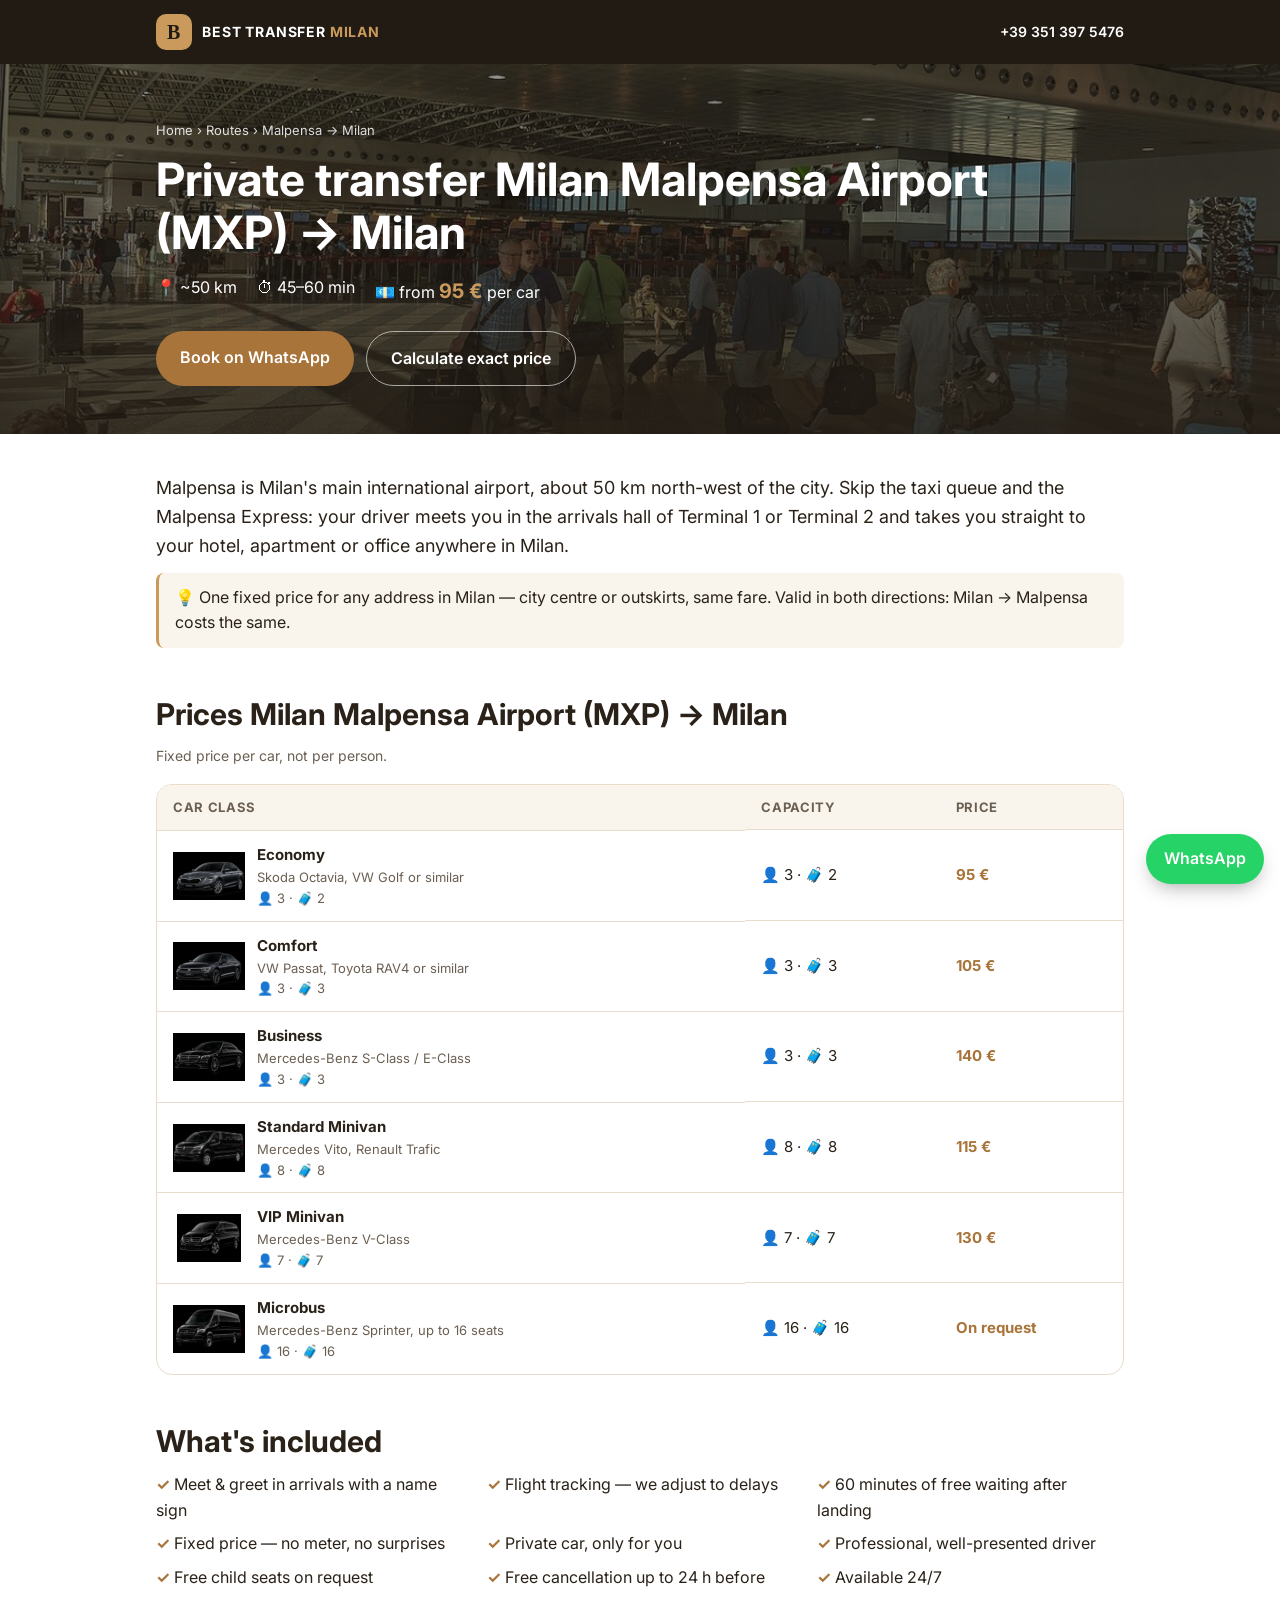
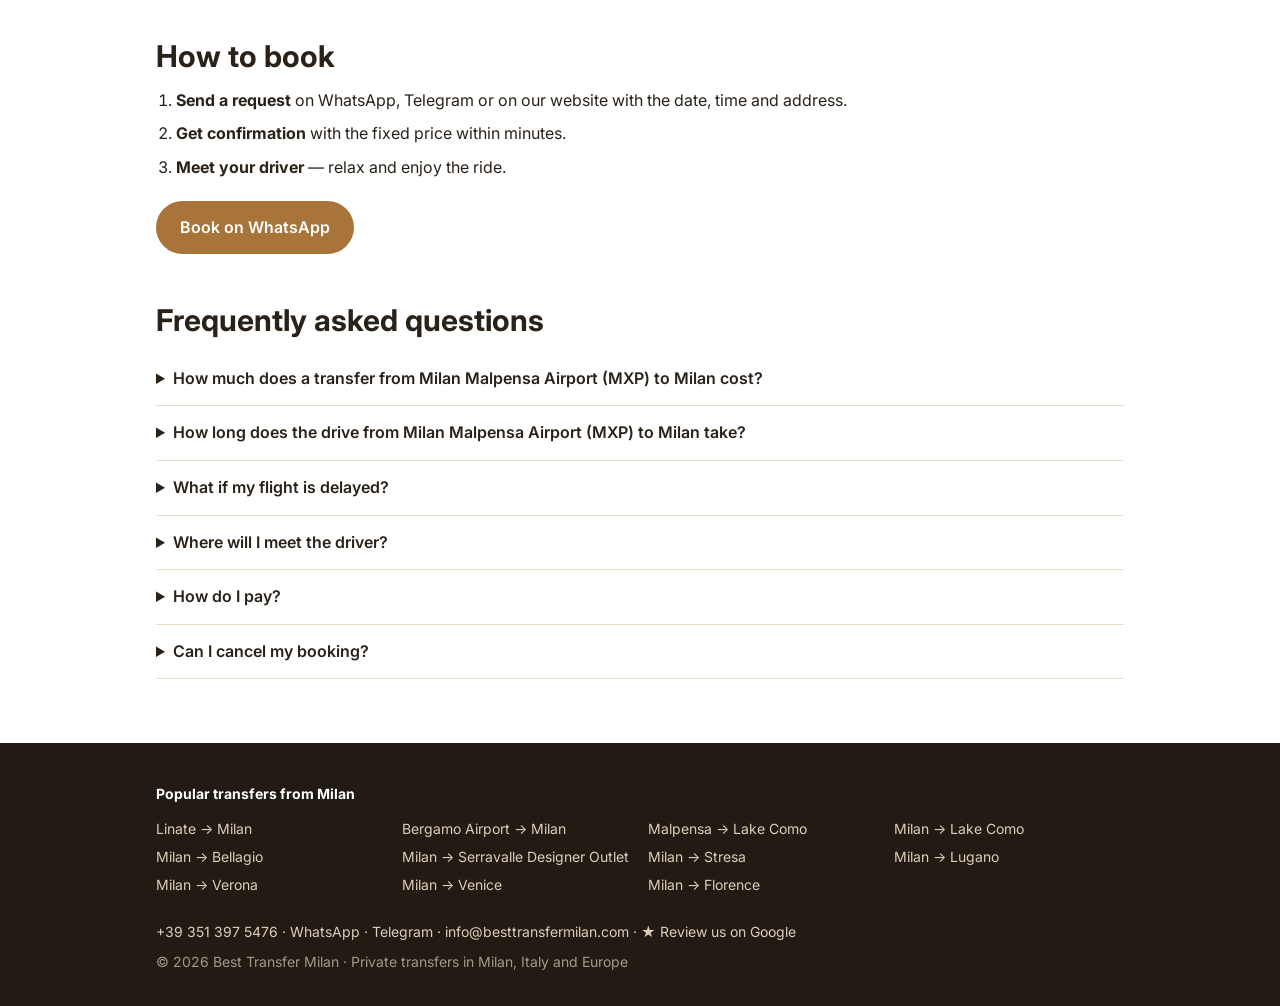
<file: malpensa-airport-to-milan/index.html>
<!DOCTYPE html>
<html lang="en">
<head>
<meta charset="UTF-8">
<meta name="viewport" content="width=device-width, initial-scale=1.0">
<link rel="icon" href="/favicon.ico" sizes="any">
<link rel="icon" type="image/png" sizes="96x96" href="/images/favicon-96.png">
<link rel="icon" type="image/svg+xml" href="/images/favicon.svg">
<link rel="apple-touch-icon" sizes="180x180" href="/images/favicon-180.png">
<meta name="theme-color" content="#221b14">
<link rel="preconnect" href="https://fonts.googleapis.com">
<link rel="preconnect" href="https://fonts.gstatic.com" crossorigin>
<link href="https://fonts.googleapis.com/css2?family=Inter:wght@400;500;600;700&display=swap" rel="stylesheet">
<link rel="stylesheet" href="/routes.css?v=1">
<script src="/tracking.js?v=1"></script>
<title>Malpensa → Milan Transfer from 95 € | Best Transfer Milan</title>
<meta name="description" content="Private transfer from Milan Malpensa Airport (MXP) to Milan: fixed price from 95 €, about 50 km, 45–60 min. Meet &amp; greet, flight tracking, free waiting, child seats. Book on WhatsApp 24/7.">
<link rel="canonical" href="https://besttransfermilan.com/malpensa-airport-to-milan/">
<meta name="robots" content="index, follow, max-image-preview:large">
<meta property="og:type" content="website">
<meta property="og:site_name" content="Best Transfer Milan">
<meta property="og:title" content="Private transfer Milan Malpensa Airport (MXP) → Milan — from 95 €">
<meta property="og:description" content="Private transfer from Milan Malpensa Airport (MXP) to Milan: fixed price from 95 €, about 50 km, 45–60 min. Meet &amp; greet, flight tracking, free waiting, child seats. Book on WhatsApp 24/7.">
<meta property="og:url" content="https://besttransfermilan.com/malpensa-airport-to-milan/">
<meta property="og:image" content="https://besttransfermilan.com/images/destinations/malpensa.jpg">
<meta name="twitter:card" content="summary_large_image">
<script type="application/ld+json">[{"@context": "https://schema.org", "@type": "BreadcrumbList", "itemListElement": [{"@type": "ListItem", "position": 1, "name": "Best Transfer Milan", "item": "https://besttransfermilan.com/"}, {"@type": "ListItem", "position": 2, "name": "Routes", "item": "https://besttransfermilan.com/routes/"}, {"@type": "ListItem", "position": 3, "name": "Malpensa → Milan", "item": "https://besttransfermilan.com/malpensa-airport-to-milan/"}]}, {"@context": "https://schema.org", "@type": "FAQPage", "mainEntity": [{"@type": "Question", "name": "How much does a transfer from Milan Malpensa Airport (MXP) to Milan cost?", "acceptedAnswer": {"@type": "Answer", "text": "Prices start from 95 € per car (not per person) in the Economy class. The final fixed price depends on the car class and the exact address and is confirmed before the ride."}}, {"@type": "Question", "name": "How long does the drive from Milan Malpensa Airport (MXP) to Milan take?", "acceptedAnswer": {"@type": "Answer", "text": "About 45–60 min for roughly 50 km, depending on traffic."}}, {"@type": "Question", "name": "What if my flight is delayed?", "acceptedAnswer": {"@type": "Answer", "text": "We track your flight number and adjust the pickup time automatically. Waiting is free for 60 minutes after landing."}}, {"@type": "Question", "name": "Where will I meet the driver?", "acceptedAnswer": {"@type": "Answer", "text": "In the arrivals hall with a name sign. The driver helps with the luggage and walks you to the car."}}, {"@type": "Question", "name": "How do I pay?", "acceptedAnswer": {"@type": "Answer", "text": "Cash or card directly to the driver, or by bank transfer in advance. The price is fixed and confirmed before the ride."}}, {"@type": "Question", "name": "Can I cancel my booking?", "acceptedAnswer": {"@type": "Answer", "text": "Yes — free cancellation up to 24 hours before the ride. Just message us on WhatsApp."}}]}]</script>
</head>
<body>
<header class="rh">
  <div class="rc rh__in">
    <a href="/" class="rlogo"><span class="rlogo__mark">B</span><span>BEST TRANSFER <em>MILAN</em></span></a>
    <a href="tel:+393513975476" class="rh__phone">+39 351 397 5476</a>
  </div>
</header>
<main>
  <section class="rhero" style="background-image:linear-gradient(180deg,rgba(34,27,20,.45),rgba(34,27,20,.85)),url('/images/destinations/malpensa.jpg')">
    <div class="rc">
      <nav class="rcrumbs" aria-label="Breadcrumb"><a href="/">Home</a> › <a href="/routes/">Routes</a> › <span>Malpensa → Milan</span></nav>
      <h1>Private transfer Milan Malpensa Airport (MXP) → Milan</h1>
      <p class="rhero__facts"><span>📍 ~50 km</span><span>⏱ 45–60 min</span><span>💶 from <b>95 €</b> per car</span></p>
      <div class="rhero__cta">
        <a class="rbtn rbtn--gold" href="https://wa.me/393513975476?text=Hello%21%20I%27d%20like%20to%20book%20a%20transfer%20Milan%20Malpensa%20Airport%20%28MXP%29%20%E2%86%92%20Milan.%20Date%3A%20%2C%20time%3A%20%2C%20passengers%3A%20" target="_blank" rel="noopener">Book on WhatsApp</a>
        <a class="rbtn rbtn--ghost" href="/#hero">Calculate exact price</a>
      </div>
    </div>
  </section>

  <section class="rsec rc">
    <p class="rlead">Malpensa is Milan&#x27;s main international airport, about 50 km north-west of the city. Skip the taxi queue and the Malpensa Express: your driver meets you in the arrivals hall of Terminal 1 or Terminal 2 and takes you straight to your hotel, apartment or office anywhere in Milan.</p>
    <p class="rtip">💡 One fixed price for any address in Milan — city centre or outskirts, same fare. Valid in both directions: Milan → Malpensa costs the same.</p>
  </section>

  <section class="rsec rc">
    <h2>Prices Milan Malpensa Airport (MXP) → Milan</h2>
    <p class="rmuted">Fixed price per car, not per person. </p>
    <div class="rtable-wrap"><table class="rtable">
      <thead><tr><th>Car class</th><th class="rcol">Capacity</th><th>Price</th></tr></thead>
      <tbody><tr><td><img src="/images/skoda-octavia-studio.jpg" alt="Economy class car" loading="lazy" width="96" height="64"><div><b>Economy</b><small>Skoda Octavia, VW Golf or similar</small><small class="rcap">👤 3 · 🧳 2</small></div></td><td class="rcol">👤 3 · 🧳 2</td><td class="rt__price">95 €</td></tr><tr><td><img src="/images/vw-passat-studio.jpg" alt="Comfort class car" loading="lazy" width="96" height="64"><div><b>Comfort</b><small>VW Passat, Toyota RAV4 or similar</small><small class="rcap">👤 3 · 🧳 3</small></div></td><td class="rcol">👤 3 · 🧳 3</td><td class="rt__price">105 €</td></tr><tr><td><img src="/images/mercedes-s-class-studio.jpg" alt="Business class car" loading="lazy" width="96" height="64"><div><b>Business</b><small>Mercedes-Benz S-Class / E-Class</small><small class="rcap">👤 3 · 🧳 3</small></div></td><td class="rcol">👤 3 · 🧳 3</td><td class="rt__price">140 €</td></tr><tr><td><img src="/images/renault-trafic-studio.jpg" alt="Standard Minivan class car" loading="lazy" width="96" height="64"><div><b>Standard Minivan</b><small>Mercedes Vito, Renault Trafic</small><small class="rcap">👤 8 · 🧳 8</small></div></td><td class="rcol">👤 8 · 🧳 8</td><td class="rt__price">115 €</td></tr><tr><td><img src="/images/mercedes-v-class-studio.jpg" alt="VIP Minivan class car" loading="lazy" width="96" height="64"><div><b>VIP Minivan</b><small>Mercedes-Benz V-Class</small><small class="rcap">👤 7 · 🧳 7</small></div></td><td class="rcol">👤 7 · 🧳 7</td><td class="rt__price">130 €</td></tr><tr><td><img src="/images/mercedes-sprinter-studio.jpg" alt="Microbus" loading="lazy" width="96" height="64"><div><b>Microbus</b><small>Mercedes-Benz Sprinter, up to 16 seats</small><small class="rcap">👤 16 · 🧳 16</small></div></td><td class="rcol">👤 16 · 🧳 16</td><td class="rt__price rt__price--req">On request</td></tr></tbody>
    </table></div>
  </section>

  <section class="rsec rc">
    <h2>What's included</h2>
    <ul class="rinc"><li>Meet &amp; greet in arrivals with a name sign</li><li>Flight tracking — we adjust to delays</li><li>60 minutes of free waiting after landing</li><li>Fixed price — no meter, no surprises</li><li>Private car, only for you</li><li>Professional, well-presented driver</li><li>Free child seats on request</li><li>Free cancellation up to 24 h before</li><li>Available 24/7</li></ul>
  </section>

  <section class="rsec rc">
    <h2>How to book</h2>
    <ol class="rsteps">
      <li><b>Send a request</b> on WhatsApp, Telegram or on our website with the date, time and address.</li>
      <li><b>Get confirmation</b> with the fixed price within minutes.</li>
      <li><b>Meet your driver</b> — relax and enjoy the ride.</li>
    </ol>
    <a class="rbtn rbtn--gold" href="https://wa.me/393513975476?text=Hello%21%20I%27d%20like%20to%20book%20a%20transfer%20Milan%20Malpensa%20Airport%20%28MXP%29%20%E2%86%92%20Milan.%20Date%3A%20%2C%20time%3A%20%2C%20passengers%3A%20" target="_blank" rel="noopener">Book on WhatsApp</a>
  </section>

  <section class="rsec rc">
    <h2>Frequently asked questions</h2>
    <div class="rfaq"><details><summary>How much does a transfer from Milan Malpensa Airport (MXP) to Milan cost?</summary><p>Prices start from 95 € per car (not per person) in the Economy class. The final fixed price depends on the car class and the exact address and is confirmed before the ride.</p></details><details><summary>How long does the drive from Milan Malpensa Airport (MXP) to Milan take?</summary><p>About 45–60 min for roughly 50 km, depending on traffic.</p></details><details><summary>What if my flight is delayed?</summary><p>We track your flight number and adjust the pickup time automatically. Waiting is free for 60 minutes after landing.</p></details><details><summary>Where will I meet the driver?</summary><p>In the arrivals hall with a name sign. The driver helps with the luggage and walks you to the car.</p></details><details><summary>How do I pay?</summary><p>Cash or card directly to the driver, or by bank transfer in advance. The price is fixed and confirmed before the ride.</p></details><details><summary>Can I cancel my booking?</summary><p>Yes — free cancellation up to 24 hours before the ride. Just message us on WhatsApp.</p></details></div>
  </section>
</main>
<footer class="rf">
  <div class="rc">
    <p class="rf__title">Popular transfers from Milan</p>
    <ul class="rf__links"><li><a href="/linate-airport-to-milan/">Linate → Milan</a></li><li><a href="/bergamo-airport-to-milan/">Bergamo Airport → Milan</a></li><li><a href="/malpensa-airport-to-lake-como/">Malpensa → Lake Como</a></li><li><a href="/milan-to-lake-como/">Milan → Lake Como</a></li><li><a href="/milan-to-bellagio/">Milan → Bellagio</a></li><li><a href="/milan-to-serravalle-outlet/">Milan → Serravalle Designer Outlet</a></li><li><a href="/milan-to-stresa/">Milan → Stresa</a></li><li><a href="/milan-to-lugano/">Milan → Lugano</a></li><li><a href="/milan-to-verona/">Milan → Verona</a></li><li><a href="/milan-to-venice/">Milan → Venice</a></li><li><a href="/milan-to-florence/">Milan → Florence</a></li></ul>
    <p class="rf__contacts"><a href="tel:+393513975476">+39 351 397 5476</a> · <a href="https://wa.me/393513975476" target="_blank" rel="noopener">WhatsApp</a> · <a href="https://t.me/VipTransferIt" target="_blank" rel="noopener">Telegram</a> · <a href="mailto:info@besttransfermilan.com">info@besttransfermilan.com</a> · <a href="https://g.page/r/CT3_YESfrUpTEBM/review" target="_blank" rel="noopener">★ Review us on Google</a></p>
    <p class="rf__copy">© 2026 Best Transfer Milan · Private transfers in Milan, Italy and Europe</p>
  </div>
</footer>
<a class="rwa" href="https://wa.me/393513975476" target="_blank" rel="noopener" aria-label="WhatsApp">WhatsApp</a>
</body>
</html>
</file>
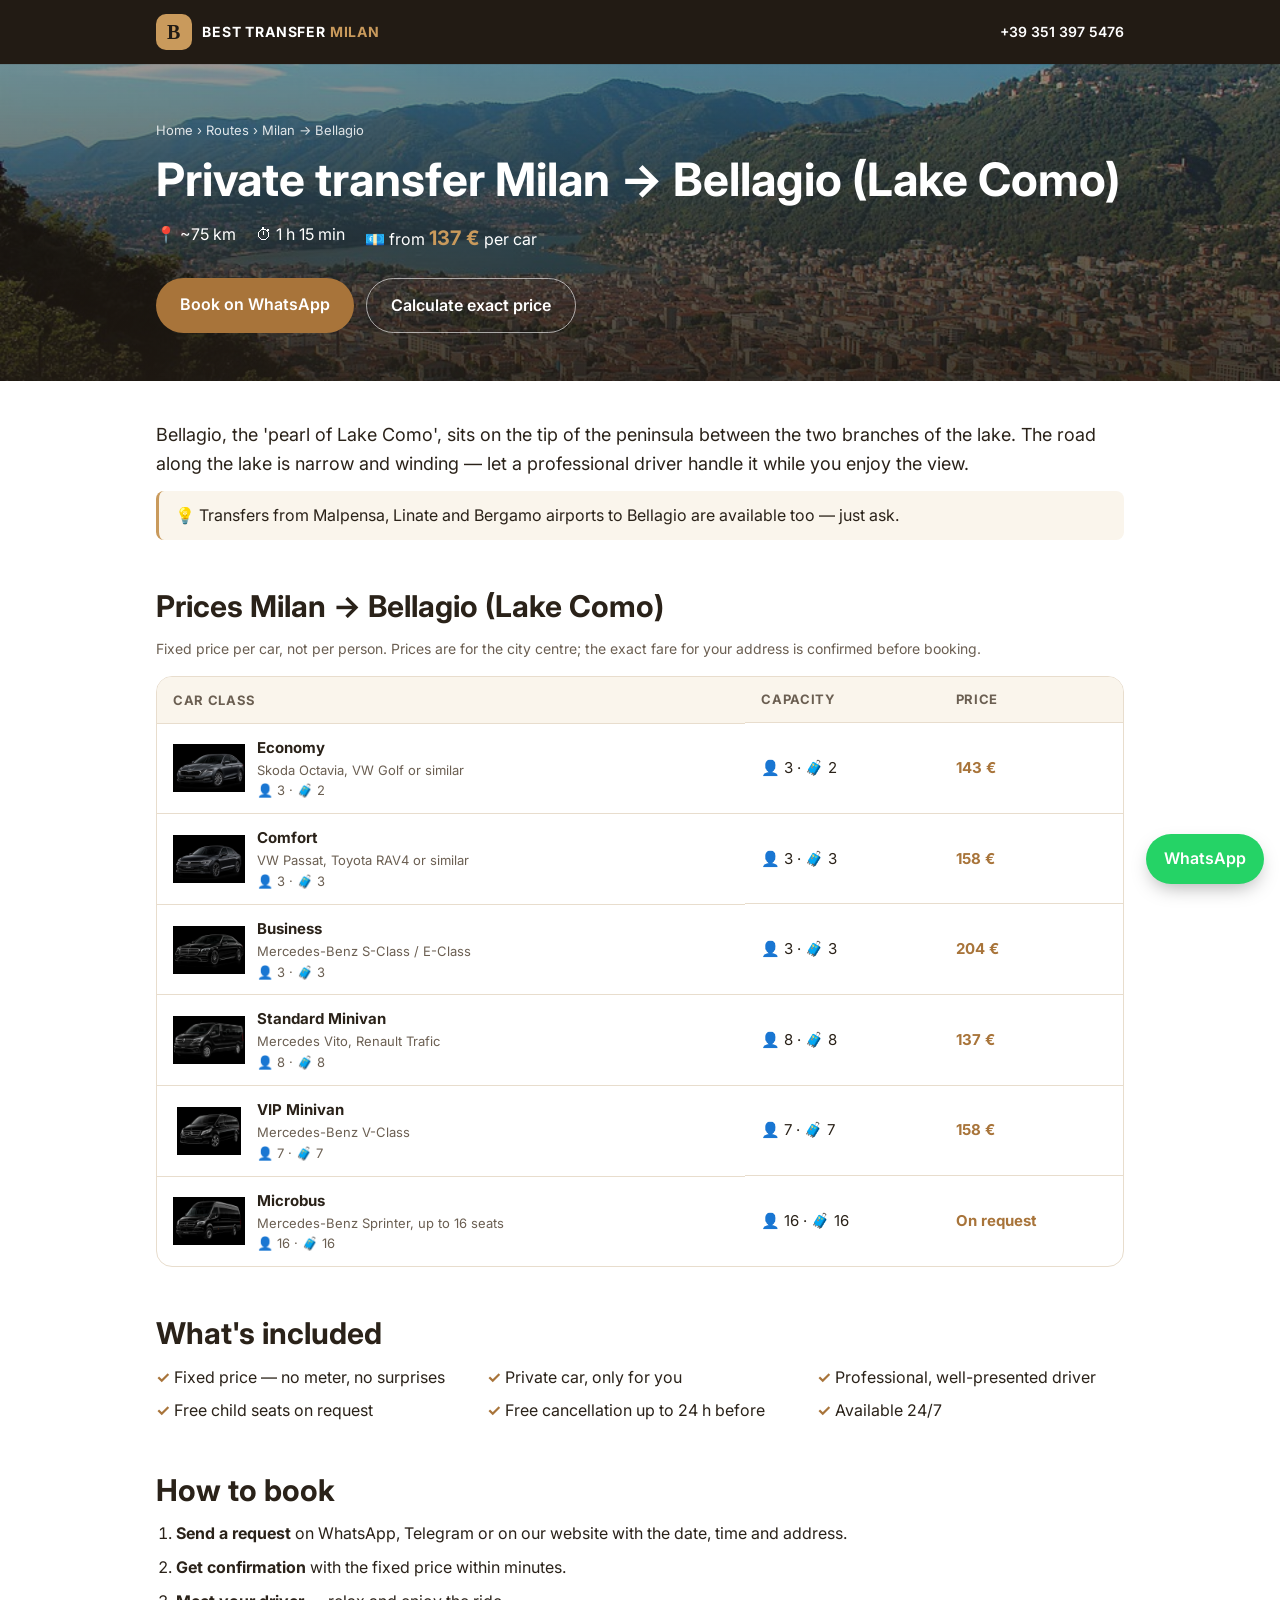
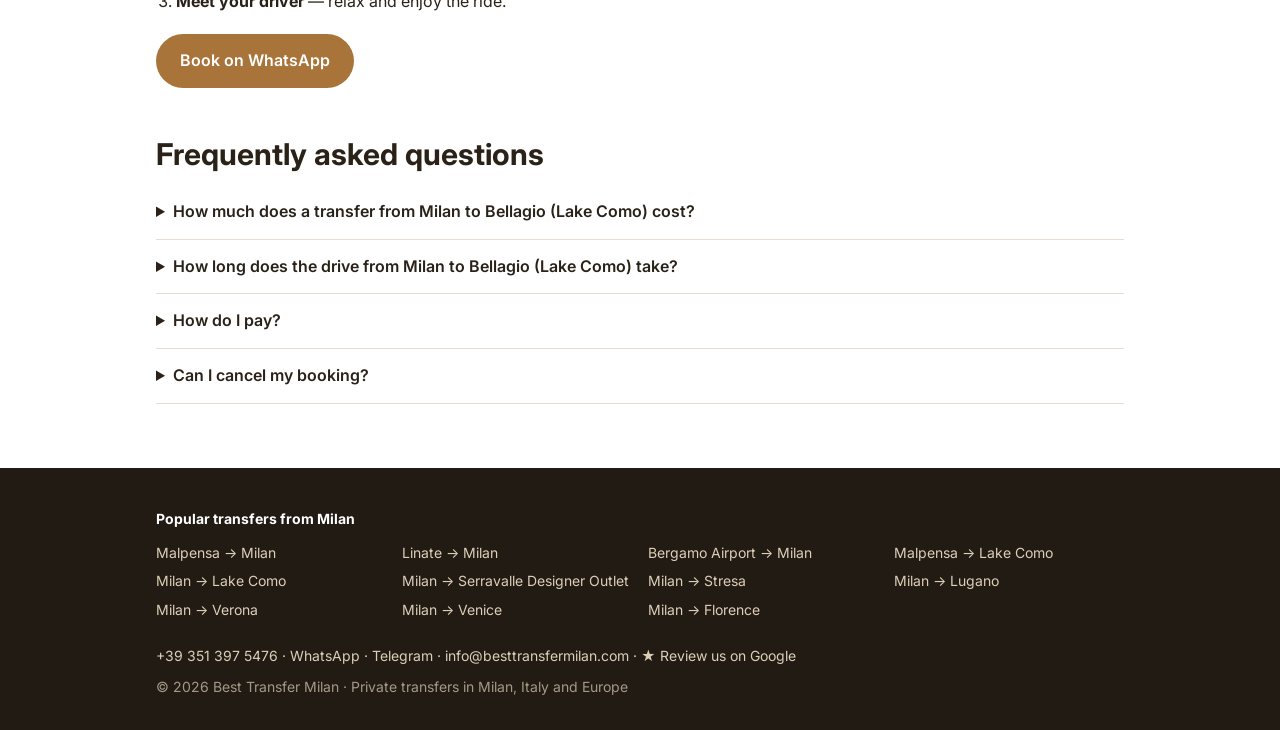
<file: milan-to-bellagio/index.html>
<!DOCTYPE html>
<html lang="en">
<head>
<meta charset="UTF-8">
<meta name="viewport" content="width=device-width, initial-scale=1.0">
<link rel="icon" href="/favicon.ico" sizes="any">
<link rel="icon" type="image/png" sizes="96x96" href="/images/favicon-96.png">
<link rel="icon" type="image/svg+xml" href="/images/favicon.svg">
<link rel="apple-touch-icon" sizes="180x180" href="/images/favicon-180.png">
<meta name="theme-color" content="#221b14">
<link rel="preconnect" href="https://fonts.googleapis.com">
<link rel="preconnect" href="https://fonts.gstatic.com" crossorigin>
<link href="https://fonts.googleapis.com/css2?family=Inter:wght@400;500;600;700&display=swap" rel="stylesheet">
<link rel="stylesheet" href="/routes.css?v=1">
<script src="/tracking.js?v=1"></script>
<title>Milan → Bellagio Transfer from 137 € | Best Transfer Milan</title>
<meta name="description" content="Private transfer from Milan to Bellagio (Lake Como): fixed price from 137 €, about 75 km, 1 h 15 min. Meet &amp; greet, flight tracking, free waiting, child seats. Book on WhatsApp 24/7.">
<link rel="canonical" href="https://besttransfermilan.com/milan-to-bellagio/">
<meta name="robots" content="index, follow, max-image-preview:large">
<meta property="og:type" content="website">
<meta property="og:site_name" content="Best Transfer Milan">
<meta property="og:title" content="Private transfer Milan → Bellagio (Lake Como) — from 137 €">
<meta property="og:description" content="Private transfer from Milan to Bellagio (Lake Como): fixed price from 137 €, about 75 km, 1 h 15 min. Meet &amp; greet, flight tracking, free waiting, child seats. Book on WhatsApp 24/7.">
<meta property="og:url" content="https://besttransfermilan.com/milan-to-bellagio/">
<meta property="og:image" content="https://besttransfermilan.com/images/destinations/como.jpg">
<meta name="twitter:card" content="summary_large_image">
<script type="application/ld+json">[{"@context": "https://schema.org", "@type": "BreadcrumbList", "itemListElement": [{"@type": "ListItem", "position": 1, "name": "Best Transfer Milan", "item": "https://besttransfermilan.com/"}, {"@type": "ListItem", "position": 2, "name": "Routes", "item": "https://besttransfermilan.com/routes/"}, {"@type": "ListItem", "position": 3, "name": "Milan → Bellagio", "item": "https://besttransfermilan.com/milan-to-bellagio/"}]}, {"@context": "https://schema.org", "@type": "FAQPage", "mainEntity": [{"@type": "Question", "name": "How much does a transfer from Milan to Bellagio (Lake Como) cost?", "acceptedAnswer": {"@type": "Answer", "text": "Prices start from 137 € per car (not per person) in the Economy class. The final fixed price depends on the car class and the exact address and is confirmed before the ride."}}, {"@type": "Question", "name": "How long does the drive from Milan to Bellagio (Lake Como) take?", "acceptedAnswer": {"@type": "Answer", "text": "About 1 h 15 min for roughly 75 km, depending on traffic."}}, {"@type": "Question", "name": "How do I pay?", "acceptedAnswer": {"@type": "Answer", "text": "Cash or card directly to the driver, or by bank transfer in advance. The price is fixed and confirmed before the ride."}}, {"@type": "Question", "name": "Can I cancel my booking?", "acceptedAnswer": {"@type": "Answer", "text": "Yes — free cancellation up to 24 hours before the ride. Just message us on WhatsApp."}}]}]</script>
</head>
<body>
<header class="rh">
  <div class="rc rh__in">
    <a href="/" class="rlogo"><span class="rlogo__mark">B</span><span>BEST TRANSFER <em>MILAN</em></span></a>
    <a href="tel:+393513975476" class="rh__phone">+39 351 397 5476</a>
  </div>
</header>
<main>
  <section class="rhero" style="background-image:linear-gradient(180deg,rgba(34,27,20,.45),rgba(34,27,20,.85)),url('/images/destinations/como.jpg')">
    <div class="rc">
      <nav class="rcrumbs" aria-label="Breadcrumb"><a href="/">Home</a> › <a href="/routes/">Routes</a> › <span>Milan → Bellagio</span></nav>
      <h1>Private transfer Milan → Bellagio (Lake Como)</h1>
      <p class="rhero__facts"><span>📍 ~75 km</span><span>⏱ 1 h 15 min</span><span>💶 from <b>137 €</b> per car</span></p>
      <div class="rhero__cta">
        <a class="rbtn rbtn--gold" href="https://wa.me/393513975476?text=Hello%21%20I%27d%20like%20to%20book%20a%20transfer%20Milan%20%E2%86%92%20Bellagio%20%28Lake%20Como%29.%20Date%3A%20%2C%20time%3A%20%2C%20passengers%3A%20" target="_blank" rel="noopener">Book on WhatsApp</a>
        <a class="rbtn rbtn--ghost" href="/#hero">Calculate exact price</a>
      </div>
    </div>
  </section>

  <section class="rsec rc">
    <p class="rlead">Bellagio, the &#x27;pearl of Lake Como&#x27;, sits on the tip of the peninsula between the two branches of the lake. The road along the lake is narrow and winding — let a professional driver handle it while you enjoy the view.</p>
    <p class="rtip">💡 Transfers from Malpensa, Linate and Bergamo airports to Bellagio are available too — just ask.</p>
  </section>

  <section class="rsec rc">
    <h2>Prices Milan → Bellagio (Lake Como)</h2>
    <p class="rmuted">Fixed price per car, not per person. Prices are for the city centre; the exact fare for your address is confirmed before booking.</p>
    <div class="rtable-wrap"><table class="rtable">
      <thead><tr><th>Car class</th><th class="rcol">Capacity</th><th>Price</th></tr></thead>
      <tbody><tr><td><img src="/images/skoda-octavia-studio.jpg" alt="Economy class car" loading="lazy" width="96" height="64"><div><b>Economy</b><small>Skoda Octavia, VW Golf or similar</small><small class="rcap">👤 3 · 🧳 2</small></div></td><td class="rcol">👤 3 · 🧳 2</td><td class="rt__price">143 €</td></tr><tr><td><img src="/images/vw-passat-studio.jpg" alt="Comfort class car" loading="lazy" width="96" height="64"><div><b>Comfort</b><small>VW Passat, Toyota RAV4 or similar</small><small class="rcap">👤 3 · 🧳 3</small></div></td><td class="rcol">👤 3 · 🧳 3</td><td class="rt__price">158 €</td></tr><tr><td><img src="/images/mercedes-s-class-studio.jpg" alt="Business class car" loading="lazy" width="96" height="64"><div><b>Business</b><small>Mercedes-Benz S-Class / E-Class</small><small class="rcap">👤 3 · 🧳 3</small></div></td><td class="rcol">👤 3 · 🧳 3</td><td class="rt__price">204 €</td></tr><tr><td><img src="/images/renault-trafic-studio.jpg" alt="Standard Minivan class car" loading="lazy" width="96" height="64"><div><b>Standard Minivan</b><small>Mercedes Vito, Renault Trafic</small><small class="rcap">👤 8 · 🧳 8</small></div></td><td class="rcol">👤 8 · 🧳 8</td><td class="rt__price">137 €</td></tr><tr><td><img src="/images/mercedes-v-class-studio.jpg" alt="VIP Minivan class car" loading="lazy" width="96" height="64"><div><b>VIP Minivan</b><small>Mercedes-Benz V-Class</small><small class="rcap">👤 7 · 🧳 7</small></div></td><td class="rcol">👤 7 · 🧳 7</td><td class="rt__price">158 €</td></tr><tr><td><img src="/images/mercedes-sprinter-studio.jpg" alt="Microbus" loading="lazy" width="96" height="64"><div><b>Microbus</b><small>Mercedes-Benz Sprinter, up to 16 seats</small><small class="rcap">👤 16 · 🧳 16</small></div></td><td class="rcol">👤 16 · 🧳 16</td><td class="rt__price rt__price--req">On request</td></tr></tbody>
    </table></div>
  </section>

  <section class="rsec rc">
    <h2>What's included</h2>
    <ul class="rinc"><li>Fixed price — no meter, no surprises</li><li>Private car, only for you</li><li>Professional, well-presented driver</li><li>Free child seats on request</li><li>Free cancellation up to 24 h before</li><li>Available 24/7</li></ul>
  </section>

  <section class="rsec rc">
    <h2>How to book</h2>
    <ol class="rsteps">
      <li><b>Send a request</b> on WhatsApp, Telegram or on our website with the date, time and address.</li>
      <li><b>Get confirmation</b> with the fixed price within minutes.</li>
      <li><b>Meet your driver</b> — relax and enjoy the ride.</li>
    </ol>
    <a class="rbtn rbtn--gold" href="https://wa.me/393513975476?text=Hello%21%20I%27d%20like%20to%20book%20a%20transfer%20Milan%20%E2%86%92%20Bellagio%20%28Lake%20Como%29.%20Date%3A%20%2C%20time%3A%20%2C%20passengers%3A%20" target="_blank" rel="noopener">Book on WhatsApp</a>
  </section>

  <section class="rsec rc">
    <h2>Frequently asked questions</h2>
    <div class="rfaq"><details><summary>How much does a transfer from Milan to Bellagio (Lake Como) cost?</summary><p>Prices start from 137 € per car (not per person) in the Economy class. The final fixed price depends on the car class and the exact address and is confirmed before the ride.</p></details><details><summary>How long does the drive from Milan to Bellagio (Lake Como) take?</summary><p>About 1 h 15 min for roughly 75 km, depending on traffic.</p></details><details><summary>How do I pay?</summary><p>Cash or card directly to the driver, or by bank transfer in advance. The price is fixed and confirmed before the ride.</p></details><details><summary>Can I cancel my booking?</summary><p>Yes — free cancellation up to 24 hours before the ride. Just message us on WhatsApp.</p></details></div>
  </section>
</main>
<footer class="rf">
  <div class="rc">
    <p class="rf__title">Popular transfers from Milan</p>
    <ul class="rf__links"><li><a href="/malpensa-airport-to-milan/">Malpensa → Milan</a></li><li><a href="/linate-airport-to-milan/">Linate → Milan</a></li><li><a href="/bergamo-airport-to-milan/">Bergamo Airport → Milan</a></li><li><a href="/malpensa-airport-to-lake-como/">Malpensa → Lake Como</a></li><li><a href="/milan-to-lake-como/">Milan → Lake Como</a></li><li><a href="/milan-to-serravalle-outlet/">Milan → Serravalle Designer Outlet</a></li><li><a href="/milan-to-stresa/">Milan → Stresa</a></li><li><a href="/milan-to-lugano/">Milan → Lugano</a></li><li><a href="/milan-to-verona/">Milan → Verona</a></li><li><a href="/milan-to-venice/">Milan → Venice</a></li><li><a href="/milan-to-florence/">Milan → Florence</a></li></ul>
    <p class="rf__contacts"><a href="tel:+393513975476">+39 351 397 5476</a> · <a href="https://wa.me/393513975476" target="_blank" rel="noopener">WhatsApp</a> · <a href="https://t.me/VipTransferIt" target="_blank" rel="noopener">Telegram</a> · <a href="mailto:info@besttransfermilan.com">info@besttransfermilan.com</a> · <a href="https://g.page/r/CT3_YESfrUpTEBM/review" target="_blank" rel="noopener">★ Review us on Google</a></p>
    <p class="rf__copy">© 2026 Best Transfer Milan · Private transfers in Milan, Italy and Europe</p>
  </div>
</footer>
<a class="rwa" href="https://wa.me/393513975476" target="_blank" rel="noopener" aria-label="WhatsApp">WhatsApp</a>
</body>
</html>
</file>
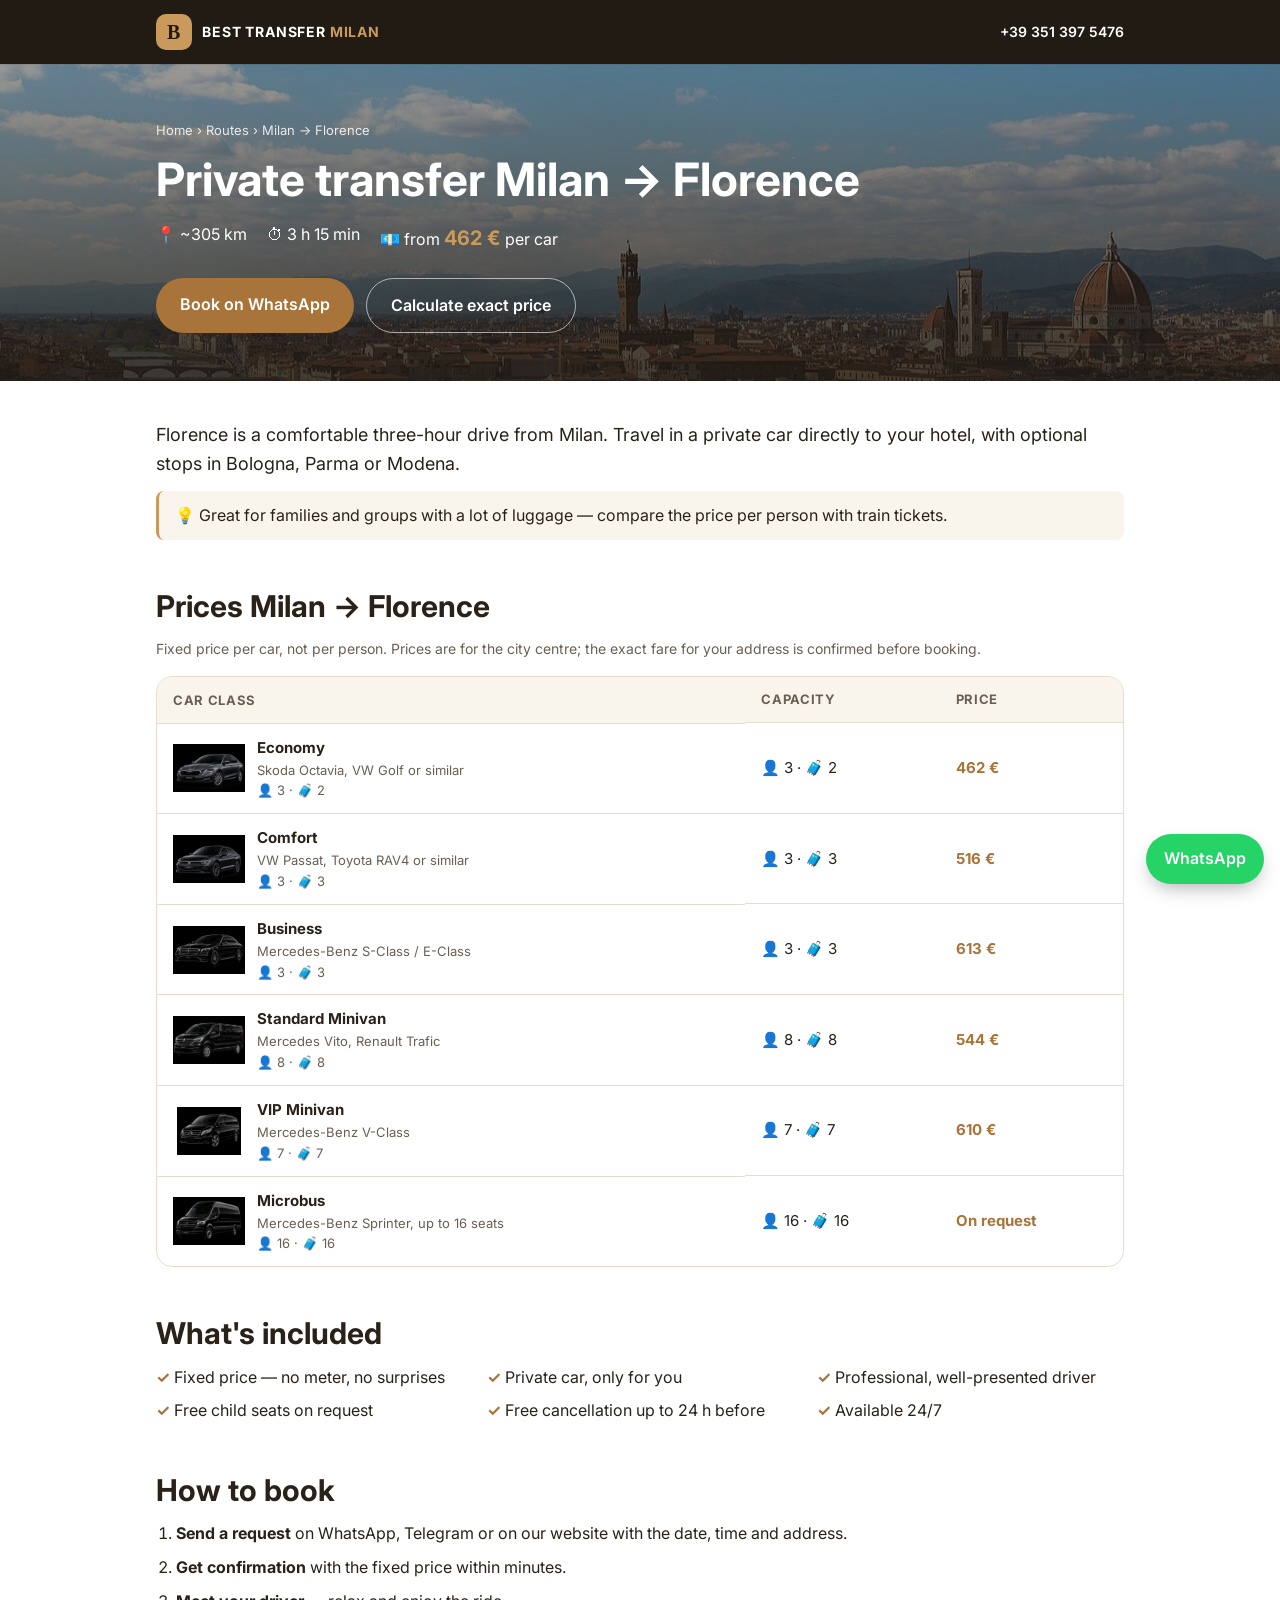
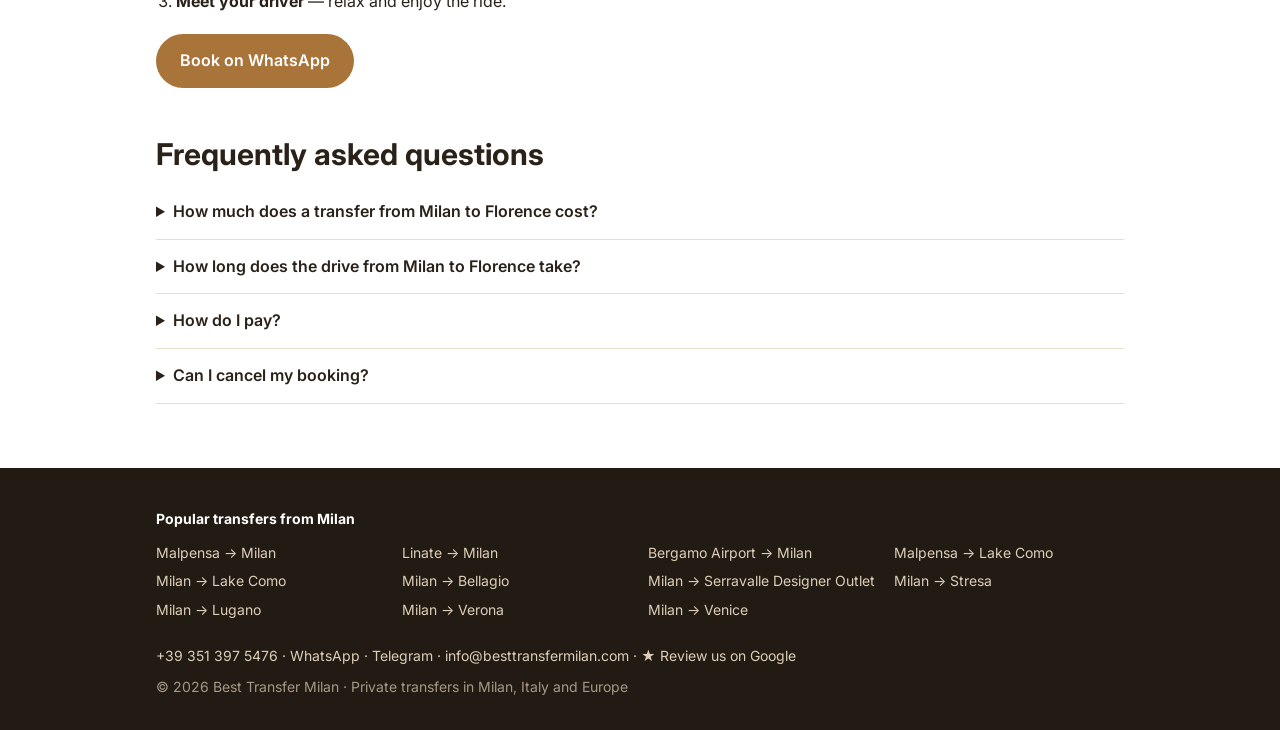
<file: milan-to-florence/index.html>
<!DOCTYPE html>
<html lang="en">
<head>
<meta charset="UTF-8">
<meta name="viewport" content="width=device-width, initial-scale=1.0">
<link rel="icon" href="/favicon.ico" sizes="any">
<link rel="icon" type="image/png" sizes="96x96" href="/images/favicon-96.png">
<link rel="icon" type="image/svg+xml" href="/images/favicon.svg">
<link rel="apple-touch-icon" sizes="180x180" href="/images/favicon-180.png">
<meta name="theme-color" content="#221b14">
<link rel="preconnect" href="https://fonts.googleapis.com">
<link rel="preconnect" href="https://fonts.gstatic.com" crossorigin>
<link href="https://fonts.googleapis.com/css2?family=Inter:wght@400;500;600;700&display=swap" rel="stylesheet">
<link rel="stylesheet" href="/routes.css?v=1">
<script src="/tracking.js?v=1"></script>
<title>Milan to Florence Private Transfer — from 462 € | Best Transfer Milan</title>
<meta name="description" content="Private transfer from Milan to Florence: fixed price from 462 €, about 305 km, 3 h 15 min. Meet &amp; greet, flight tracking, free waiting, child seats. Book on WhatsApp 24/7.">
<link rel="canonical" href="https://besttransfermilan.com/milan-to-florence/">
<meta name="robots" content="index, follow, max-image-preview:large">
<meta property="og:type" content="website">
<meta property="og:site_name" content="Best Transfer Milan">
<meta property="og:title" content="Private transfer Milan → Florence — from 462 €">
<meta property="og:description" content="Private transfer from Milan to Florence: fixed price from 462 €, about 305 km, 3 h 15 min. Meet &amp; greet, flight tracking, free waiting, child seats. Book on WhatsApp 24/7.">
<meta property="og:url" content="https://besttransfermilan.com/milan-to-florence/">
<meta property="og:image" content="https://besttransfermilan.com/images/destinations/firenze.jpg">
<meta name="twitter:card" content="summary_large_image">
<script type="application/ld+json">[{"@context": "https://schema.org", "@type": "BreadcrumbList", "itemListElement": [{"@type": "ListItem", "position": 1, "name": "Best Transfer Milan", "item": "https://besttransfermilan.com/"}, {"@type": "ListItem", "position": 2, "name": "Routes", "item": "https://besttransfermilan.com/routes/"}, {"@type": "ListItem", "position": 3, "name": "Milan → Florence", "item": "https://besttransfermilan.com/milan-to-florence/"}]}, {"@context": "https://schema.org", "@type": "FAQPage", "mainEntity": [{"@type": "Question", "name": "How much does a transfer from Milan to Florence cost?", "acceptedAnswer": {"@type": "Answer", "text": "Prices start from 462 € per car (not per person) in the Economy class. The final fixed price depends on the car class and the exact address and is confirmed before the ride."}}, {"@type": "Question", "name": "How long does the drive from Milan to Florence take?", "acceptedAnswer": {"@type": "Answer", "text": "About 3 h 15 min for roughly 305 km, depending on traffic."}}, {"@type": "Question", "name": "How do I pay?", "acceptedAnswer": {"@type": "Answer", "text": "Cash or card directly to the driver, or by bank transfer in advance. The price is fixed and confirmed before the ride."}}, {"@type": "Question", "name": "Can I cancel my booking?", "acceptedAnswer": {"@type": "Answer", "text": "Yes — free cancellation up to 24 hours before the ride. Just message us on WhatsApp."}}]}]</script>
</head>
<body>
<header class="rh">
  <div class="rc rh__in">
    <a href="/" class="rlogo"><span class="rlogo__mark">B</span><span>BEST TRANSFER <em>MILAN</em></span></a>
    <a href="tel:+393513975476" class="rh__phone">+39 351 397 5476</a>
  </div>
</header>
<main>
  <section class="rhero" style="background-image:linear-gradient(180deg,rgba(34,27,20,.45),rgba(34,27,20,.85)),url('/images/destinations/firenze.jpg')">
    <div class="rc">
      <nav class="rcrumbs" aria-label="Breadcrumb"><a href="/">Home</a> › <a href="/routes/">Routes</a> › <span>Milan → Florence</span></nav>
      <h1>Private transfer Milan → Florence</h1>
      <p class="rhero__facts"><span>📍 ~305 km</span><span>⏱ 3 h 15 min</span><span>💶 from <b>462 €</b> per car</span></p>
      <div class="rhero__cta">
        <a class="rbtn rbtn--gold" href="https://wa.me/393513975476?text=Hello%21%20I%27d%20like%20to%20book%20a%20transfer%20Milan%20%E2%86%92%20Florence.%20Date%3A%20%2C%20time%3A%20%2C%20passengers%3A%20" target="_blank" rel="noopener">Book on WhatsApp</a>
        <a class="rbtn rbtn--ghost" href="/#hero">Calculate exact price</a>
      </div>
    </div>
  </section>

  <section class="rsec rc">
    <p class="rlead">Florence is a comfortable three-hour drive from Milan. Travel in a private car directly to your hotel, with optional stops in Bologna, Parma or Modena.</p>
    <p class="rtip">💡 Great for families and groups with a lot of luggage — compare the price per person with train tickets.</p>
  </section>

  <section class="rsec rc">
    <h2>Prices Milan → Florence</h2>
    <p class="rmuted">Fixed price per car, not per person. Prices are for the city centre; the exact fare for your address is confirmed before booking.</p>
    <div class="rtable-wrap"><table class="rtable">
      <thead><tr><th>Car class</th><th class="rcol">Capacity</th><th>Price</th></tr></thead>
      <tbody><tr><td><img src="/images/skoda-octavia-studio.jpg" alt="Economy class car" loading="lazy" width="96" height="64"><div><b>Economy</b><small>Skoda Octavia, VW Golf or similar</small><small class="rcap">👤 3 · 🧳 2</small></div></td><td class="rcol">👤 3 · 🧳 2</td><td class="rt__price">462 €</td></tr><tr><td><img src="/images/vw-passat-studio.jpg" alt="Comfort class car" loading="lazy" width="96" height="64"><div><b>Comfort</b><small>VW Passat, Toyota RAV4 or similar</small><small class="rcap">👤 3 · 🧳 3</small></div></td><td class="rcol">👤 3 · 🧳 3</td><td class="rt__price">516 €</td></tr><tr><td><img src="/images/mercedes-s-class-studio.jpg" alt="Business class car" loading="lazy" width="96" height="64"><div><b>Business</b><small>Mercedes-Benz S-Class / E-Class</small><small class="rcap">👤 3 · 🧳 3</small></div></td><td class="rcol">👤 3 · 🧳 3</td><td class="rt__price">613 €</td></tr><tr><td><img src="/images/renault-trafic-studio.jpg" alt="Standard Minivan class car" loading="lazy" width="96" height="64"><div><b>Standard Minivan</b><small>Mercedes Vito, Renault Trafic</small><small class="rcap">👤 8 · 🧳 8</small></div></td><td class="rcol">👤 8 · 🧳 8</td><td class="rt__price">544 €</td></tr><tr><td><img src="/images/mercedes-v-class-studio.jpg" alt="VIP Minivan class car" loading="lazy" width="96" height="64"><div><b>VIP Minivan</b><small>Mercedes-Benz V-Class</small><small class="rcap">👤 7 · 🧳 7</small></div></td><td class="rcol">👤 7 · 🧳 7</td><td class="rt__price">610 €</td></tr><tr><td><img src="/images/mercedes-sprinter-studio.jpg" alt="Microbus" loading="lazy" width="96" height="64"><div><b>Microbus</b><small>Mercedes-Benz Sprinter, up to 16 seats</small><small class="rcap">👤 16 · 🧳 16</small></div></td><td class="rcol">👤 16 · 🧳 16</td><td class="rt__price rt__price--req">On request</td></tr></tbody>
    </table></div>
  </section>

  <section class="rsec rc">
    <h2>What's included</h2>
    <ul class="rinc"><li>Fixed price — no meter, no surprises</li><li>Private car, only for you</li><li>Professional, well-presented driver</li><li>Free child seats on request</li><li>Free cancellation up to 24 h before</li><li>Available 24/7</li></ul>
  </section>

  <section class="rsec rc">
    <h2>How to book</h2>
    <ol class="rsteps">
      <li><b>Send a request</b> on WhatsApp, Telegram or on our website with the date, time and address.</li>
      <li><b>Get confirmation</b> with the fixed price within minutes.</li>
      <li><b>Meet your driver</b> — relax and enjoy the ride.</li>
    </ol>
    <a class="rbtn rbtn--gold" href="https://wa.me/393513975476?text=Hello%21%20I%27d%20like%20to%20book%20a%20transfer%20Milan%20%E2%86%92%20Florence.%20Date%3A%20%2C%20time%3A%20%2C%20passengers%3A%20" target="_blank" rel="noopener">Book on WhatsApp</a>
  </section>

  <section class="rsec rc">
    <h2>Frequently asked questions</h2>
    <div class="rfaq"><details><summary>How much does a transfer from Milan to Florence cost?</summary><p>Prices start from 462 € per car (not per person) in the Economy class. The final fixed price depends on the car class and the exact address and is confirmed before the ride.</p></details><details><summary>How long does the drive from Milan to Florence take?</summary><p>About 3 h 15 min for roughly 305 km, depending on traffic.</p></details><details><summary>How do I pay?</summary><p>Cash or card directly to the driver, or by bank transfer in advance. The price is fixed and confirmed before the ride.</p></details><details><summary>Can I cancel my booking?</summary><p>Yes — free cancellation up to 24 hours before the ride. Just message us on WhatsApp.</p></details></div>
  </section>
</main>
<footer class="rf">
  <div class="rc">
    <p class="rf__title">Popular transfers from Milan</p>
    <ul class="rf__links"><li><a href="/malpensa-airport-to-milan/">Malpensa → Milan</a></li><li><a href="/linate-airport-to-milan/">Linate → Milan</a></li><li><a href="/bergamo-airport-to-milan/">Bergamo Airport → Milan</a></li><li><a href="/malpensa-airport-to-lake-como/">Malpensa → Lake Como</a></li><li><a href="/milan-to-lake-como/">Milan → Lake Como</a></li><li><a href="/milan-to-bellagio/">Milan → Bellagio</a></li><li><a href="/milan-to-serravalle-outlet/">Milan → Serravalle Designer Outlet</a></li><li><a href="/milan-to-stresa/">Milan → Stresa</a></li><li><a href="/milan-to-lugano/">Milan → Lugano</a></li><li><a href="/milan-to-verona/">Milan → Verona</a></li><li><a href="/milan-to-venice/">Milan → Venice</a></li></ul>
    <p class="rf__contacts"><a href="tel:+393513975476">+39 351 397 5476</a> · <a href="https://wa.me/393513975476" target="_blank" rel="noopener">WhatsApp</a> · <a href="https://t.me/VipTransferIt" target="_blank" rel="noopener">Telegram</a> · <a href="mailto:info@besttransfermilan.com">info@besttransfermilan.com</a> · <a href="https://g.page/r/CT3_YESfrUpTEBM/review" target="_blank" rel="noopener">★ Review us on Google</a></p>
    <p class="rf__copy">© 2026 Best Transfer Milan · Private transfers in Milan, Italy and Europe</p>
  </div>
</footer>
<a class="rwa" href="https://wa.me/393513975476" target="_blank" rel="noopener" aria-label="WhatsApp">WhatsApp</a>
</body>
</html>
</file>
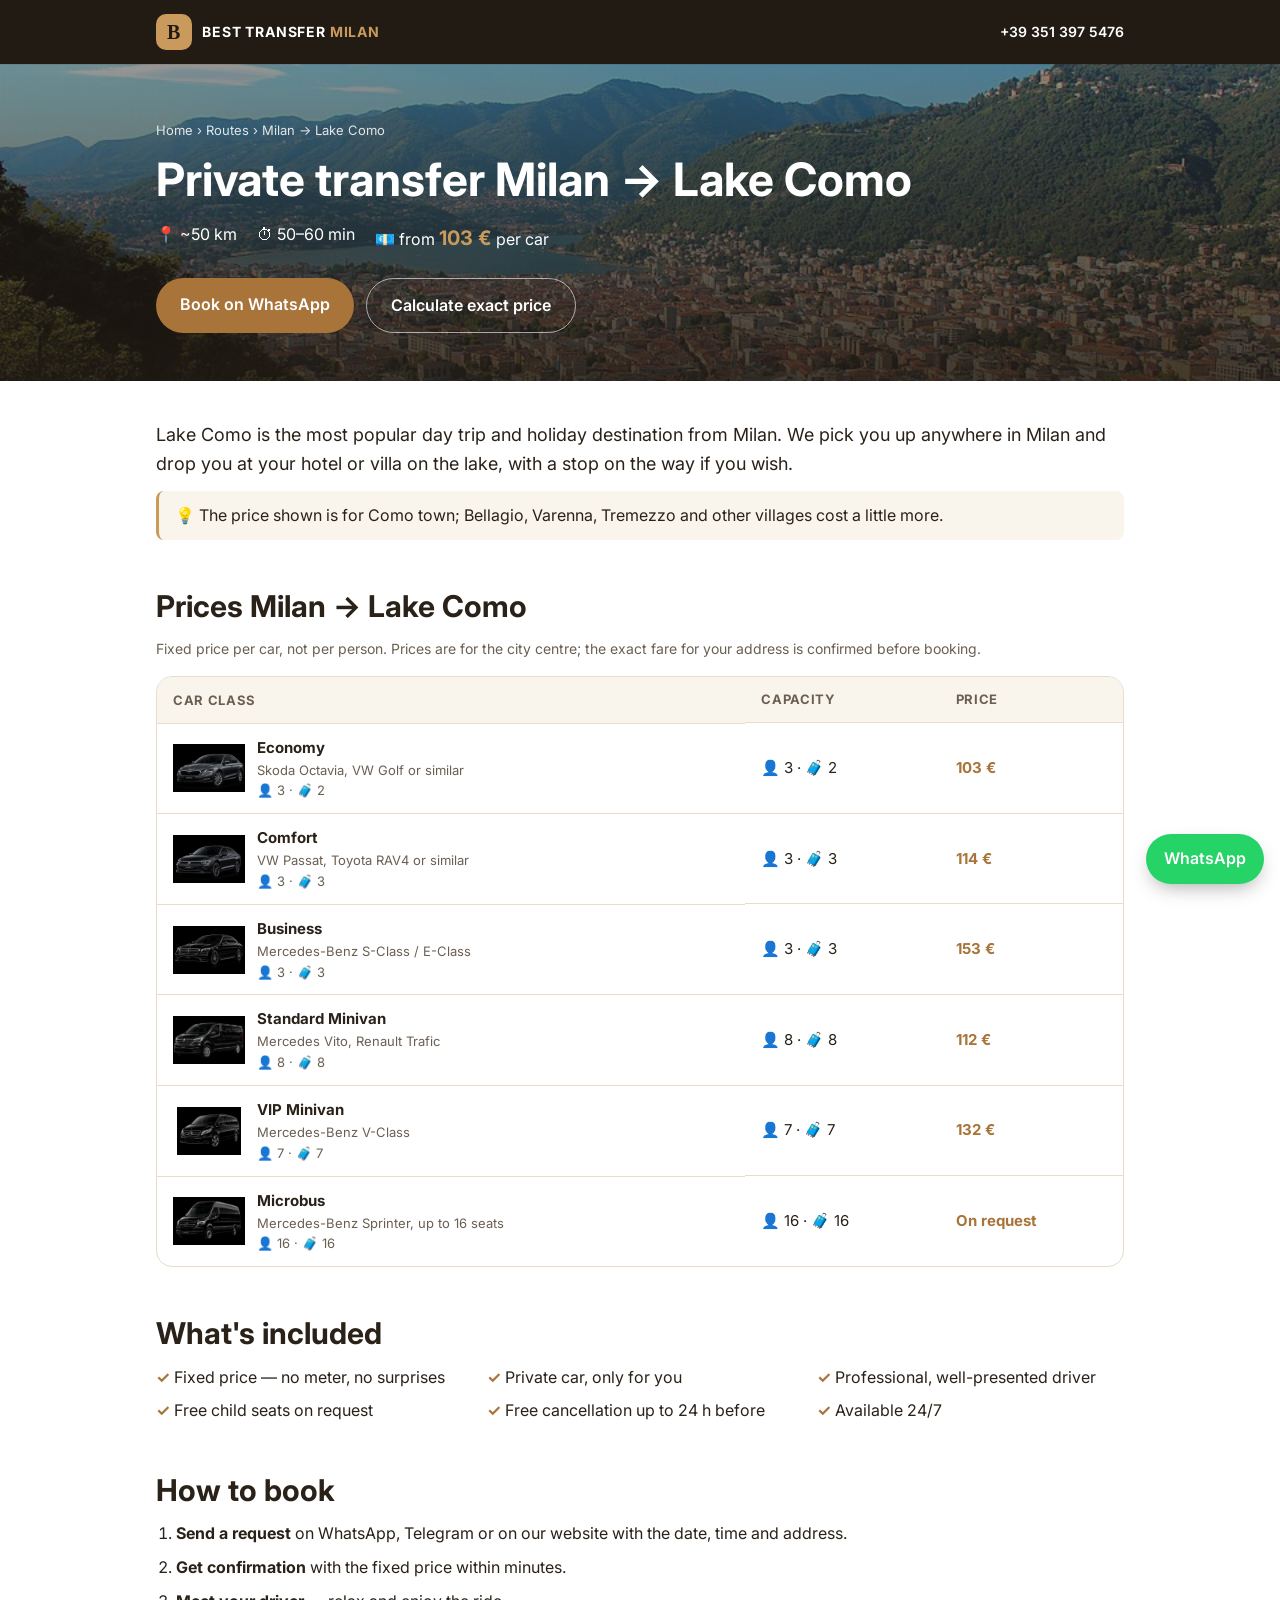
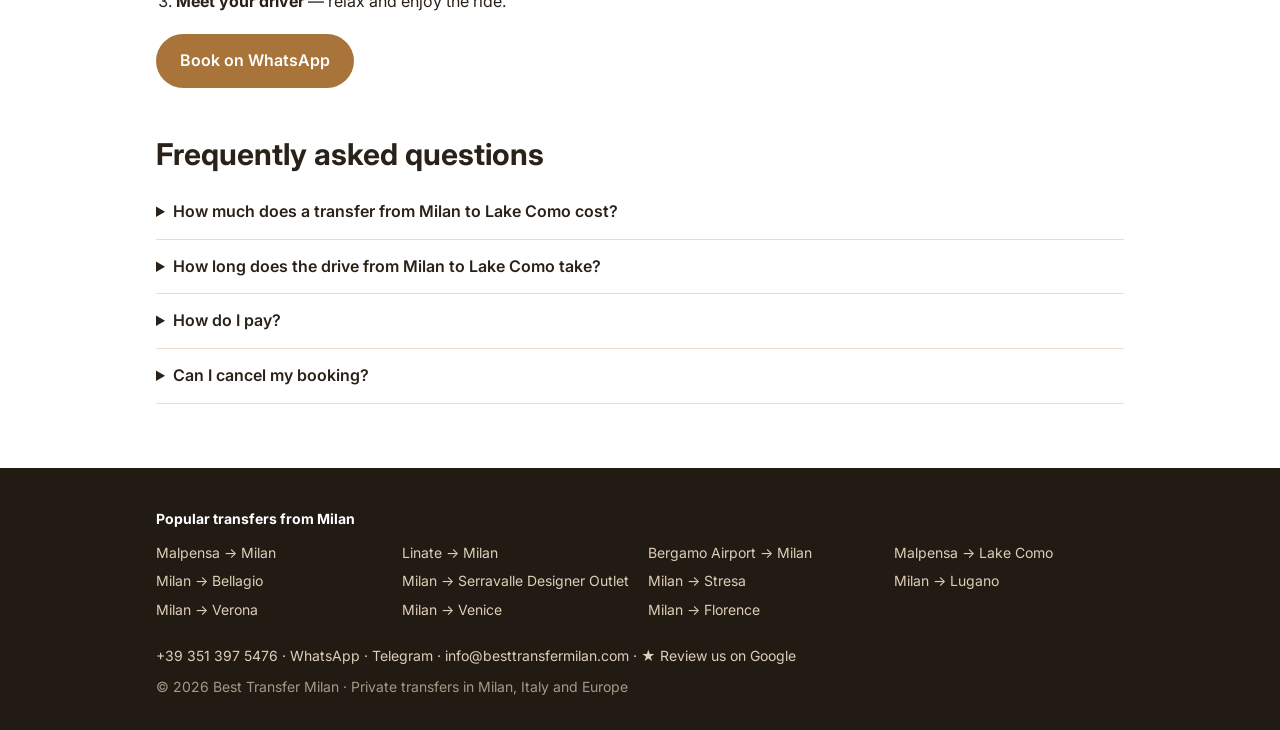
<file: milan-to-lake-como/index.html>
<!DOCTYPE html>
<html lang="en">
<head>
<meta charset="UTF-8">
<meta name="viewport" content="width=device-width, initial-scale=1.0">
<link rel="icon" href="/favicon.ico" sizes="any">
<link rel="icon" type="image/png" sizes="96x96" href="/images/favicon-96.png">
<link rel="icon" type="image/svg+xml" href="/images/favicon.svg">
<link rel="apple-touch-icon" sizes="180x180" href="/images/favicon-180.png">
<meta name="theme-color" content="#221b14">
<link rel="preconnect" href="https://fonts.googleapis.com">
<link rel="preconnect" href="https://fonts.gstatic.com" crossorigin>
<link href="https://fonts.googleapis.com/css2?family=Inter:wght@400;500;600;700&display=swap" rel="stylesheet">
<link rel="stylesheet" href="/routes.css?v=1">
<script src="/tracking.js?v=1"></script>
<title>Milan to Lake Como Private Transfer — from 103 € | Best Transfer Milan</title>
<meta name="description" content="Private transfer from Milan to Lake Como: fixed price from 103 €, about 50 km, 50–60 min. Meet &amp; greet, flight tracking, free waiting, child seats. Book on WhatsApp 24/7.">
<link rel="canonical" href="https://besttransfermilan.com/milan-to-lake-como/">
<meta name="robots" content="index, follow, max-image-preview:large">
<meta property="og:type" content="website">
<meta property="og:site_name" content="Best Transfer Milan">
<meta property="og:title" content="Private transfer Milan → Lake Como — from 103 €">
<meta property="og:description" content="Private transfer from Milan to Lake Como: fixed price from 103 €, about 50 km, 50–60 min. Meet &amp; greet, flight tracking, free waiting, child seats. Book on WhatsApp 24/7.">
<meta property="og:url" content="https://besttransfermilan.com/milan-to-lake-como/">
<meta property="og:image" content="https://besttransfermilan.com/images/destinations/como.jpg">
<meta name="twitter:card" content="summary_large_image">
<script type="application/ld+json">[{"@context": "https://schema.org", "@type": "BreadcrumbList", "itemListElement": [{"@type": "ListItem", "position": 1, "name": "Best Transfer Milan", "item": "https://besttransfermilan.com/"}, {"@type": "ListItem", "position": 2, "name": "Routes", "item": "https://besttransfermilan.com/routes/"}, {"@type": "ListItem", "position": 3, "name": "Milan → Lake Como", "item": "https://besttransfermilan.com/milan-to-lake-como/"}]}, {"@context": "https://schema.org", "@type": "FAQPage", "mainEntity": [{"@type": "Question", "name": "How much does a transfer from Milan to Lake Como cost?", "acceptedAnswer": {"@type": "Answer", "text": "Prices start from 103 € per car (not per person) in the Economy class. The final fixed price depends on the car class and the exact address and is confirmed before the ride."}}, {"@type": "Question", "name": "How long does the drive from Milan to Lake Como take?", "acceptedAnswer": {"@type": "Answer", "text": "About 50–60 min for roughly 50 km, depending on traffic."}}, {"@type": "Question", "name": "How do I pay?", "acceptedAnswer": {"@type": "Answer", "text": "Cash or card directly to the driver, or by bank transfer in advance. The price is fixed and confirmed before the ride."}}, {"@type": "Question", "name": "Can I cancel my booking?", "acceptedAnswer": {"@type": "Answer", "text": "Yes — free cancellation up to 24 hours before the ride. Just message us on WhatsApp."}}]}]</script>
</head>
<body>
<header class="rh">
  <div class="rc rh__in">
    <a href="/" class="rlogo"><span class="rlogo__mark">B</span><span>BEST TRANSFER <em>MILAN</em></span></a>
    <a href="tel:+393513975476" class="rh__phone">+39 351 397 5476</a>
  </div>
</header>
<main>
  <section class="rhero" style="background-image:linear-gradient(180deg,rgba(34,27,20,.45),rgba(34,27,20,.85)),url('/images/destinations/como.jpg')">
    <div class="rc">
      <nav class="rcrumbs" aria-label="Breadcrumb"><a href="/">Home</a> › <a href="/routes/">Routes</a> › <span>Milan → Lake Como</span></nav>
      <h1>Private transfer Milan → Lake Como</h1>
      <p class="rhero__facts"><span>📍 ~50 km</span><span>⏱ 50–60 min</span><span>💶 from <b>103 €</b> per car</span></p>
      <div class="rhero__cta">
        <a class="rbtn rbtn--gold" href="https://wa.me/393513975476?text=Hello%21%20I%27d%20like%20to%20book%20a%20transfer%20Milan%20%E2%86%92%20Lake%20Como.%20Date%3A%20%2C%20time%3A%20%2C%20passengers%3A%20" target="_blank" rel="noopener">Book on WhatsApp</a>
        <a class="rbtn rbtn--ghost" href="/#hero">Calculate exact price</a>
      </div>
    </div>
  </section>

  <section class="rsec rc">
    <p class="rlead">Lake Como is the most popular day trip and holiday destination from Milan. We pick you up anywhere in Milan and drop you at your hotel or villa on the lake, with a stop on the way if you wish.</p>
    <p class="rtip">💡 The price shown is for Como town; Bellagio, Varenna, Tremezzo and other villages cost a little more.</p>
  </section>

  <section class="rsec rc">
    <h2>Prices Milan → Lake Como</h2>
    <p class="rmuted">Fixed price per car, not per person. Prices are for the city centre; the exact fare for your address is confirmed before booking.</p>
    <div class="rtable-wrap"><table class="rtable">
      <thead><tr><th>Car class</th><th class="rcol">Capacity</th><th>Price</th></tr></thead>
      <tbody><tr><td><img src="/images/skoda-octavia-studio.jpg" alt="Economy class car" loading="lazy" width="96" height="64"><div><b>Economy</b><small>Skoda Octavia, VW Golf or similar</small><small class="rcap">👤 3 · 🧳 2</small></div></td><td class="rcol">👤 3 · 🧳 2</td><td class="rt__price">103 €</td></tr><tr><td><img src="/images/vw-passat-studio.jpg" alt="Comfort class car" loading="lazy" width="96" height="64"><div><b>Comfort</b><small>VW Passat, Toyota RAV4 or similar</small><small class="rcap">👤 3 · 🧳 3</small></div></td><td class="rcol">👤 3 · 🧳 3</td><td class="rt__price">114 €</td></tr><tr><td><img src="/images/mercedes-s-class-studio.jpg" alt="Business class car" loading="lazy" width="96" height="64"><div><b>Business</b><small>Mercedes-Benz S-Class / E-Class</small><small class="rcap">👤 3 · 🧳 3</small></div></td><td class="rcol">👤 3 · 🧳 3</td><td class="rt__price">153 €</td></tr><tr><td><img src="/images/renault-trafic-studio.jpg" alt="Standard Minivan class car" loading="lazy" width="96" height="64"><div><b>Standard Minivan</b><small>Mercedes Vito, Renault Trafic</small><small class="rcap">👤 8 · 🧳 8</small></div></td><td class="rcol">👤 8 · 🧳 8</td><td class="rt__price">112 €</td></tr><tr><td><img src="/images/mercedes-v-class-studio.jpg" alt="VIP Minivan class car" loading="lazy" width="96" height="64"><div><b>VIP Minivan</b><small>Mercedes-Benz V-Class</small><small class="rcap">👤 7 · 🧳 7</small></div></td><td class="rcol">👤 7 · 🧳 7</td><td class="rt__price">132 €</td></tr><tr><td><img src="/images/mercedes-sprinter-studio.jpg" alt="Microbus" loading="lazy" width="96" height="64"><div><b>Microbus</b><small>Mercedes-Benz Sprinter, up to 16 seats</small><small class="rcap">👤 16 · 🧳 16</small></div></td><td class="rcol">👤 16 · 🧳 16</td><td class="rt__price rt__price--req">On request</td></tr></tbody>
    </table></div>
  </section>

  <section class="rsec rc">
    <h2>What's included</h2>
    <ul class="rinc"><li>Fixed price — no meter, no surprises</li><li>Private car, only for you</li><li>Professional, well-presented driver</li><li>Free child seats on request</li><li>Free cancellation up to 24 h before</li><li>Available 24/7</li></ul>
  </section>

  <section class="rsec rc">
    <h2>How to book</h2>
    <ol class="rsteps">
      <li><b>Send a request</b> on WhatsApp, Telegram or on our website with the date, time and address.</li>
      <li><b>Get confirmation</b> with the fixed price within minutes.</li>
      <li><b>Meet your driver</b> — relax and enjoy the ride.</li>
    </ol>
    <a class="rbtn rbtn--gold" href="https://wa.me/393513975476?text=Hello%21%20I%27d%20like%20to%20book%20a%20transfer%20Milan%20%E2%86%92%20Lake%20Como.%20Date%3A%20%2C%20time%3A%20%2C%20passengers%3A%20" target="_blank" rel="noopener">Book on WhatsApp</a>
  </section>

  <section class="rsec rc">
    <h2>Frequently asked questions</h2>
    <div class="rfaq"><details><summary>How much does a transfer from Milan to Lake Como cost?</summary><p>Prices start from 103 € per car (not per person) in the Economy class. The final fixed price depends on the car class and the exact address and is confirmed before the ride.</p></details><details><summary>How long does the drive from Milan to Lake Como take?</summary><p>About 50–60 min for roughly 50 km, depending on traffic.</p></details><details><summary>How do I pay?</summary><p>Cash or card directly to the driver, or by bank transfer in advance. The price is fixed and confirmed before the ride.</p></details><details><summary>Can I cancel my booking?</summary><p>Yes — free cancellation up to 24 hours before the ride. Just message us on WhatsApp.</p></details></div>
  </section>
</main>
<footer class="rf">
  <div class="rc">
    <p class="rf__title">Popular transfers from Milan</p>
    <ul class="rf__links"><li><a href="/malpensa-airport-to-milan/">Malpensa → Milan</a></li><li><a href="/linate-airport-to-milan/">Linate → Milan</a></li><li><a href="/bergamo-airport-to-milan/">Bergamo Airport → Milan</a></li><li><a href="/malpensa-airport-to-lake-como/">Malpensa → Lake Como</a></li><li><a href="/milan-to-bellagio/">Milan → Bellagio</a></li><li><a href="/milan-to-serravalle-outlet/">Milan → Serravalle Designer Outlet</a></li><li><a href="/milan-to-stresa/">Milan → Stresa</a></li><li><a href="/milan-to-lugano/">Milan → Lugano</a></li><li><a href="/milan-to-verona/">Milan → Verona</a></li><li><a href="/milan-to-venice/">Milan → Venice</a></li><li><a href="/milan-to-florence/">Milan → Florence</a></li></ul>
    <p class="rf__contacts"><a href="tel:+393513975476">+39 351 397 5476</a> · <a href="https://wa.me/393513975476" target="_blank" rel="noopener">WhatsApp</a> · <a href="https://t.me/VipTransferIt" target="_blank" rel="noopener">Telegram</a> · <a href="mailto:info@besttransfermilan.com">info@besttransfermilan.com</a> · <a href="https://g.page/r/CT3_YESfrUpTEBM/review" target="_blank" rel="noopener">★ Review us on Google</a></p>
    <p class="rf__copy">© 2026 Best Transfer Milan · Private transfers in Milan, Italy and Europe</p>
  </div>
</footer>
<a class="rwa" href="https://wa.me/393513975476" target="_blank" rel="noopener" aria-label="WhatsApp">WhatsApp</a>
</body>
</html>
</file>
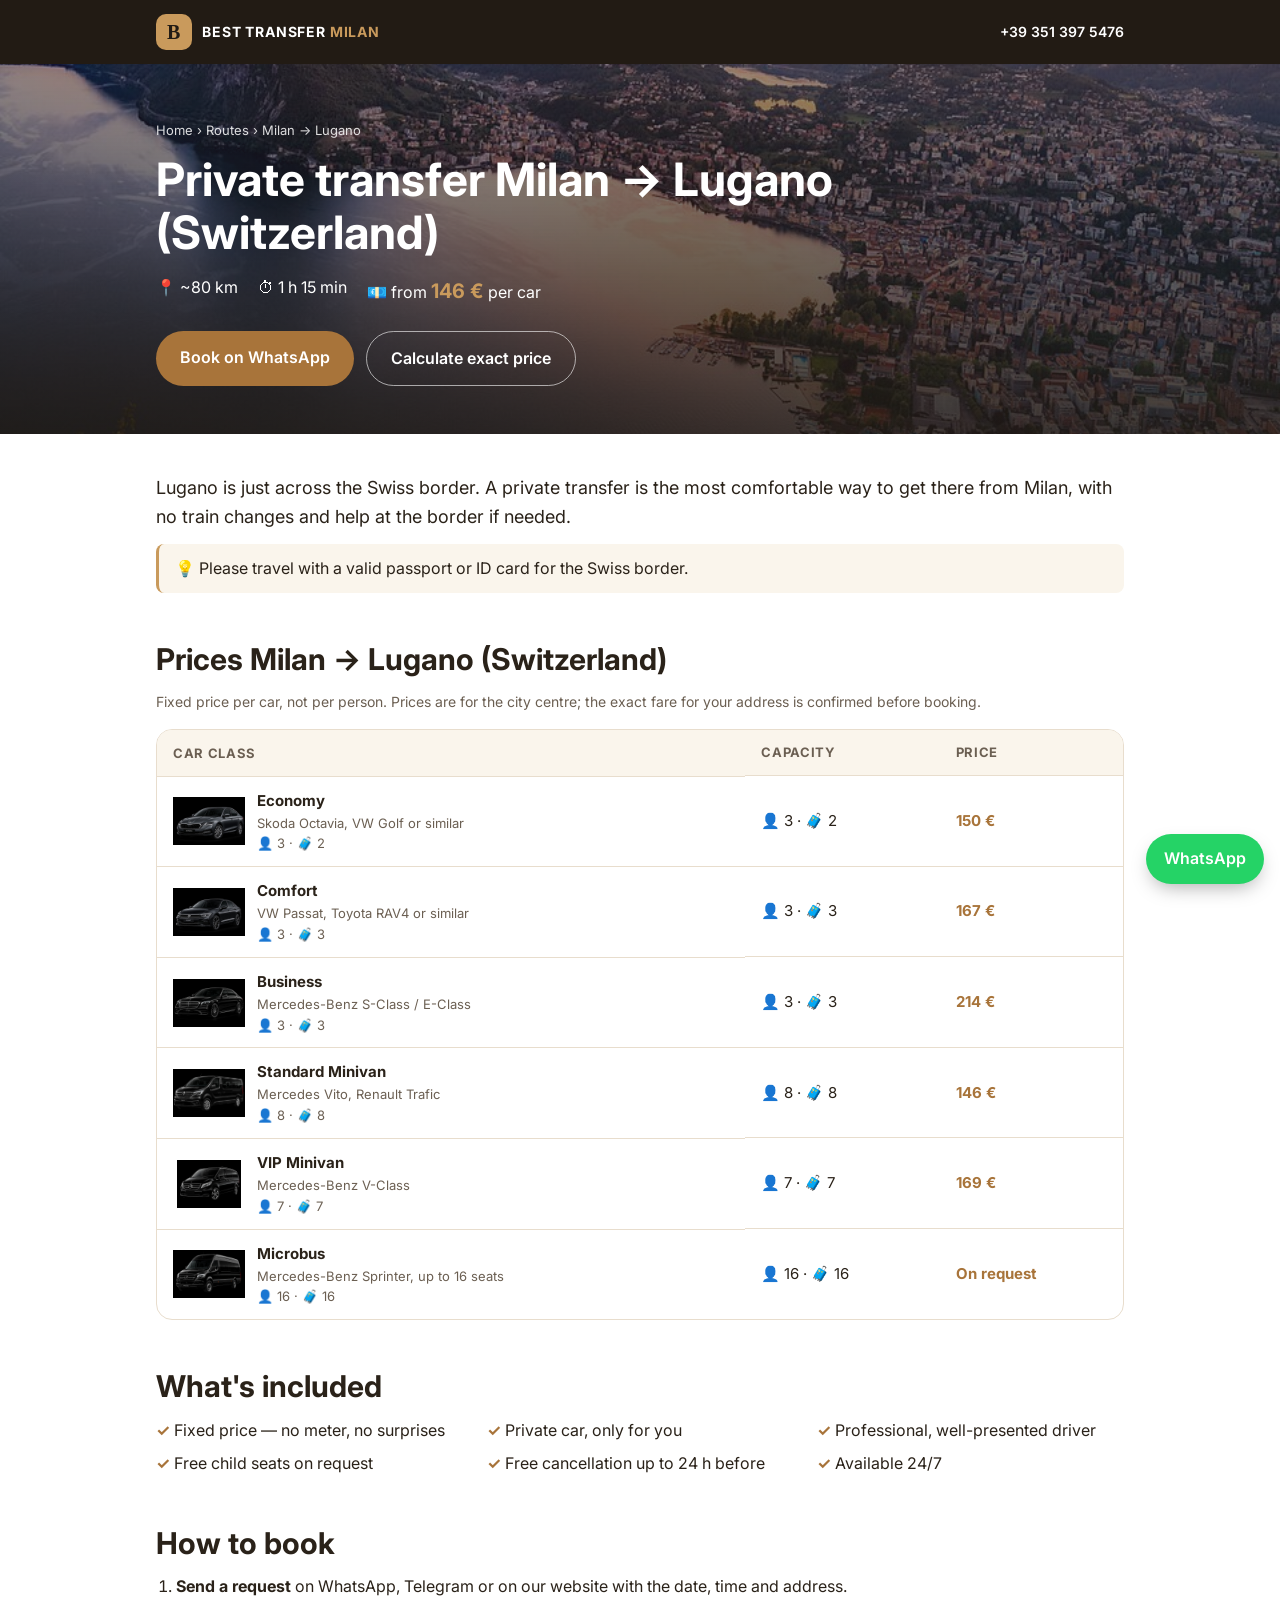
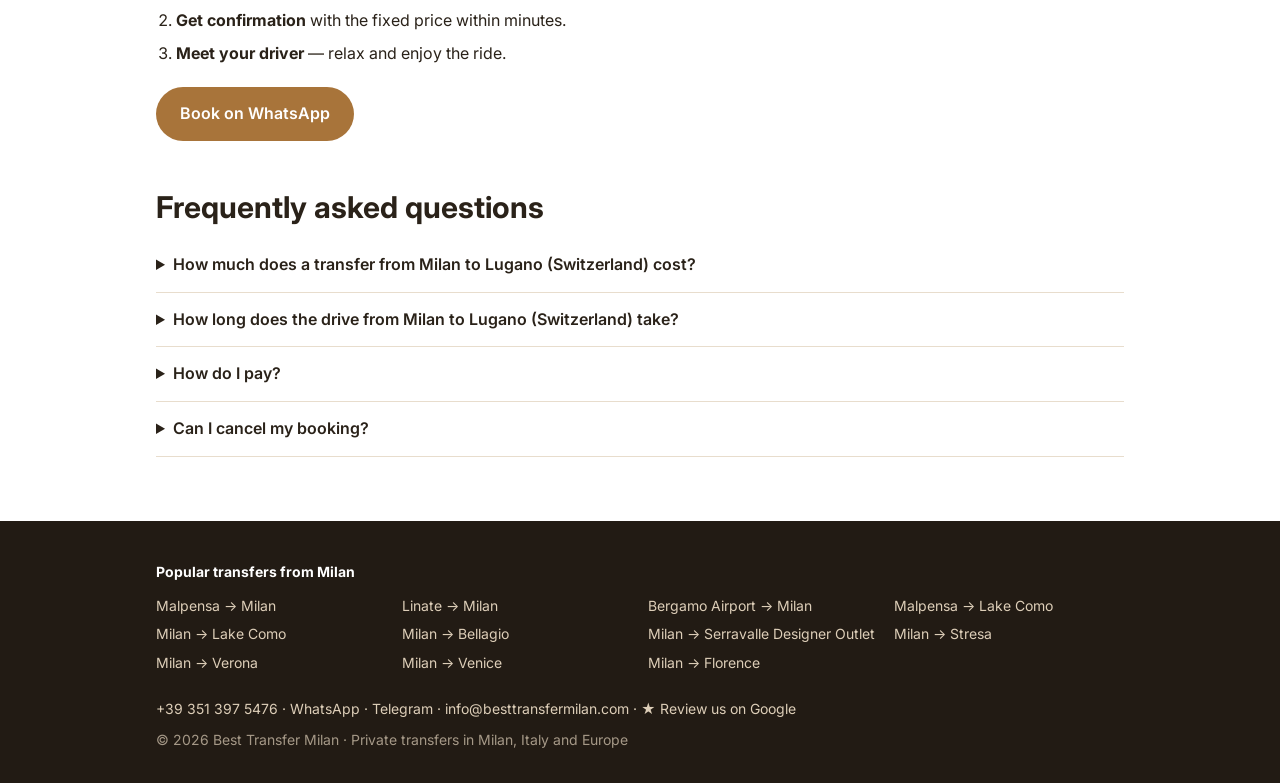
<file: milan-to-lugano/index.html>
<!DOCTYPE html>
<html lang="en">
<head>
<meta charset="UTF-8">
<meta name="viewport" content="width=device-width, initial-scale=1.0">
<link rel="icon" href="/favicon.ico" sizes="any">
<link rel="icon" type="image/png" sizes="96x96" href="/images/favicon-96.png">
<link rel="icon" type="image/svg+xml" href="/images/favicon.svg">
<link rel="apple-touch-icon" sizes="180x180" href="/images/favicon-180.png">
<meta name="theme-color" content="#221b14">
<link rel="preconnect" href="https://fonts.googleapis.com">
<link rel="preconnect" href="https://fonts.gstatic.com" crossorigin>
<link href="https://fonts.googleapis.com/css2?family=Inter:wght@400;500;600;700&display=swap" rel="stylesheet">
<link rel="stylesheet" href="/routes.css?v=1">
<script src="/tracking.js?v=1"></script>
<title>Milan → Lugano Transfer from 146 € | Best Transfer Milan</title>
<meta name="description" content="Private transfer from Milan to Lugano (Switzerland): fixed price from 146 €, about 80 km, 1 h 15 min. Meet &amp; greet, flight tracking, free waiting, child seats. Book on WhatsApp 24/7.">
<link rel="canonical" href="https://besttransfermilan.com/milan-to-lugano/">
<meta name="robots" content="index, follow, max-image-preview:large">
<meta property="og:type" content="website">
<meta property="og:site_name" content="Best Transfer Milan">
<meta property="og:title" content="Private transfer Milan → Lugano (Switzerland) — from 146 €">
<meta property="og:description" content="Private transfer from Milan to Lugano (Switzerland): fixed price from 146 €, about 80 km, 1 h 15 min. Meet &amp; greet, flight tracking, free waiting, child seats. Book on WhatsApp 24/7.">
<meta property="og:url" content="https://besttransfermilan.com/milan-to-lugano/">
<meta property="og:image" content="https://besttransfermilan.com/images/destinations/lugano.jpg">
<meta name="twitter:card" content="summary_large_image">
<script type="application/ld+json">[{"@context": "https://schema.org", "@type": "BreadcrumbList", "itemListElement": [{"@type": "ListItem", "position": 1, "name": "Best Transfer Milan", "item": "https://besttransfermilan.com/"}, {"@type": "ListItem", "position": 2, "name": "Routes", "item": "https://besttransfermilan.com/routes/"}, {"@type": "ListItem", "position": 3, "name": "Milan → Lugano", "item": "https://besttransfermilan.com/milan-to-lugano/"}]}, {"@context": "https://schema.org", "@type": "FAQPage", "mainEntity": [{"@type": "Question", "name": "How much does a transfer from Milan to Lugano (Switzerland) cost?", "acceptedAnswer": {"@type": "Answer", "text": "Prices start from 146 € per car (not per person) in the Economy class. The final fixed price depends on the car class and the exact address and is confirmed before the ride."}}, {"@type": "Question", "name": "How long does the drive from Milan to Lugano (Switzerland) take?", "acceptedAnswer": {"@type": "Answer", "text": "About 1 h 15 min for roughly 80 km, depending on traffic."}}, {"@type": "Question", "name": "How do I pay?", "acceptedAnswer": {"@type": "Answer", "text": "Cash or card directly to the driver, or by bank transfer in advance. The price is fixed and confirmed before the ride."}}, {"@type": "Question", "name": "Can I cancel my booking?", "acceptedAnswer": {"@type": "Answer", "text": "Yes — free cancellation up to 24 hours before the ride. Just message us on WhatsApp."}}]}]</script>
</head>
<body>
<header class="rh">
  <div class="rc rh__in">
    <a href="/" class="rlogo"><span class="rlogo__mark">B</span><span>BEST TRANSFER <em>MILAN</em></span></a>
    <a href="tel:+393513975476" class="rh__phone">+39 351 397 5476</a>
  </div>
</header>
<main>
  <section class="rhero" style="background-image:linear-gradient(180deg,rgba(34,27,20,.45),rgba(34,27,20,.85)),url('/images/destinations/lugano.jpg')">
    <div class="rc">
      <nav class="rcrumbs" aria-label="Breadcrumb"><a href="/">Home</a> › <a href="/routes/">Routes</a> › <span>Milan → Lugano</span></nav>
      <h1>Private transfer Milan → Lugano (Switzerland)</h1>
      <p class="rhero__facts"><span>📍 ~80 km</span><span>⏱ 1 h 15 min</span><span>💶 from <b>146 €</b> per car</span></p>
      <div class="rhero__cta">
        <a class="rbtn rbtn--gold" href="https://wa.me/393513975476?text=Hello%21%20I%27d%20like%20to%20book%20a%20transfer%20Milan%20%E2%86%92%20Lugano%20%28Switzerland%29.%20Date%3A%20%2C%20time%3A%20%2C%20passengers%3A%20" target="_blank" rel="noopener">Book on WhatsApp</a>
        <a class="rbtn rbtn--ghost" href="/#hero">Calculate exact price</a>
      </div>
    </div>
  </section>

  <section class="rsec rc">
    <p class="rlead">Lugano is just across the Swiss border. A private transfer is the most comfortable way to get there from Milan, with no train changes and help at the border if needed.</p>
    <p class="rtip">💡 Please travel with a valid passport or ID card for the Swiss border.</p>
  </section>

  <section class="rsec rc">
    <h2>Prices Milan → Lugano (Switzerland)</h2>
    <p class="rmuted">Fixed price per car, not per person. Prices are for the city centre; the exact fare for your address is confirmed before booking.</p>
    <div class="rtable-wrap"><table class="rtable">
      <thead><tr><th>Car class</th><th class="rcol">Capacity</th><th>Price</th></tr></thead>
      <tbody><tr><td><img src="/images/skoda-octavia-studio.jpg" alt="Economy class car" loading="lazy" width="96" height="64"><div><b>Economy</b><small>Skoda Octavia, VW Golf or similar</small><small class="rcap">👤 3 · 🧳 2</small></div></td><td class="rcol">👤 3 · 🧳 2</td><td class="rt__price">150 €</td></tr><tr><td><img src="/images/vw-passat-studio.jpg" alt="Comfort class car" loading="lazy" width="96" height="64"><div><b>Comfort</b><small>VW Passat, Toyota RAV4 or similar</small><small class="rcap">👤 3 · 🧳 3</small></div></td><td class="rcol">👤 3 · 🧳 3</td><td class="rt__price">167 €</td></tr><tr><td><img src="/images/mercedes-s-class-studio.jpg" alt="Business class car" loading="lazy" width="96" height="64"><div><b>Business</b><small>Mercedes-Benz S-Class / E-Class</small><small class="rcap">👤 3 · 🧳 3</small></div></td><td class="rcol">👤 3 · 🧳 3</td><td class="rt__price">214 €</td></tr><tr><td><img src="/images/renault-trafic-studio.jpg" alt="Standard Minivan class car" loading="lazy" width="96" height="64"><div><b>Standard Minivan</b><small>Mercedes Vito, Renault Trafic</small><small class="rcap">👤 8 · 🧳 8</small></div></td><td class="rcol">👤 8 · 🧳 8</td><td class="rt__price">146 €</td></tr><tr><td><img src="/images/mercedes-v-class-studio.jpg" alt="VIP Minivan class car" loading="lazy" width="96" height="64"><div><b>VIP Minivan</b><small>Mercedes-Benz V-Class</small><small class="rcap">👤 7 · 🧳 7</small></div></td><td class="rcol">👤 7 · 🧳 7</td><td class="rt__price">169 €</td></tr><tr><td><img src="/images/mercedes-sprinter-studio.jpg" alt="Microbus" loading="lazy" width="96" height="64"><div><b>Microbus</b><small>Mercedes-Benz Sprinter, up to 16 seats</small><small class="rcap">👤 16 · 🧳 16</small></div></td><td class="rcol">👤 16 · 🧳 16</td><td class="rt__price rt__price--req">On request</td></tr></tbody>
    </table></div>
  </section>

  <section class="rsec rc">
    <h2>What's included</h2>
    <ul class="rinc"><li>Fixed price — no meter, no surprises</li><li>Private car, only for you</li><li>Professional, well-presented driver</li><li>Free child seats on request</li><li>Free cancellation up to 24 h before</li><li>Available 24/7</li></ul>
  </section>

  <section class="rsec rc">
    <h2>How to book</h2>
    <ol class="rsteps">
      <li><b>Send a request</b> on WhatsApp, Telegram or on our website with the date, time and address.</li>
      <li><b>Get confirmation</b> with the fixed price within minutes.</li>
      <li><b>Meet your driver</b> — relax and enjoy the ride.</li>
    </ol>
    <a class="rbtn rbtn--gold" href="https://wa.me/393513975476?text=Hello%21%20I%27d%20like%20to%20book%20a%20transfer%20Milan%20%E2%86%92%20Lugano%20%28Switzerland%29.%20Date%3A%20%2C%20time%3A%20%2C%20passengers%3A%20" target="_blank" rel="noopener">Book on WhatsApp</a>
  </section>

  <section class="rsec rc">
    <h2>Frequently asked questions</h2>
    <div class="rfaq"><details><summary>How much does a transfer from Milan to Lugano (Switzerland) cost?</summary><p>Prices start from 146 € per car (not per person) in the Economy class. The final fixed price depends on the car class and the exact address and is confirmed before the ride.</p></details><details><summary>How long does the drive from Milan to Lugano (Switzerland) take?</summary><p>About 1 h 15 min for roughly 80 km, depending on traffic.</p></details><details><summary>How do I pay?</summary><p>Cash or card directly to the driver, or by bank transfer in advance. The price is fixed and confirmed before the ride.</p></details><details><summary>Can I cancel my booking?</summary><p>Yes — free cancellation up to 24 hours before the ride. Just message us on WhatsApp.</p></details></div>
  </section>
</main>
<footer class="rf">
  <div class="rc">
    <p class="rf__title">Popular transfers from Milan</p>
    <ul class="rf__links"><li><a href="/malpensa-airport-to-milan/">Malpensa → Milan</a></li><li><a href="/linate-airport-to-milan/">Linate → Milan</a></li><li><a href="/bergamo-airport-to-milan/">Bergamo Airport → Milan</a></li><li><a href="/malpensa-airport-to-lake-como/">Malpensa → Lake Como</a></li><li><a href="/milan-to-lake-como/">Milan → Lake Como</a></li><li><a href="/milan-to-bellagio/">Milan → Bellagio</a></li><li><a href="/milan-to-serravalle-outlet/">Milan → Serravalle Designer Outlet</a></li><li><a href="/milan-to-stresa/">Milan → Stresa</a></li><li><a href="/milan-to-verona/">Milan → Verona</a></li><li><a href="/milan-to-venice/">Milan → Venice</a></li><li><a href="/milan-to-florence/">Milan → Florence</a></li></ul>
    <p class="rf__contacts"><a href="tel:+393513975476">+39 351 397 5476</a> · <a href="https://wa.me/393513975476" target="_blank" rel="noopener">WhatsApp</a> · <a href="https://t.me/VipTransferIt" target="_blank" rel="noopener">Telegram</a> · <a href="mailto:info@besttransfermilan.com">info@besttransfermilan.com</a> · <a href="https://g.page/r/CT3_YESfrUpTEBM/review" target="_blank" rel="noopener">★ Review us on Google</a></p>
    <p class="rf__copy">© 2026 Best Transfer Milan · Private transfers in Milan, Italy and Europe</p>
  </div>
</footer>
<a class="rwa" href="https://wa.me/393513975476" target="_blank" rel="noopener" aria-label="WhatsApp">WhatsApp</a>
</body>
</html>
</file>
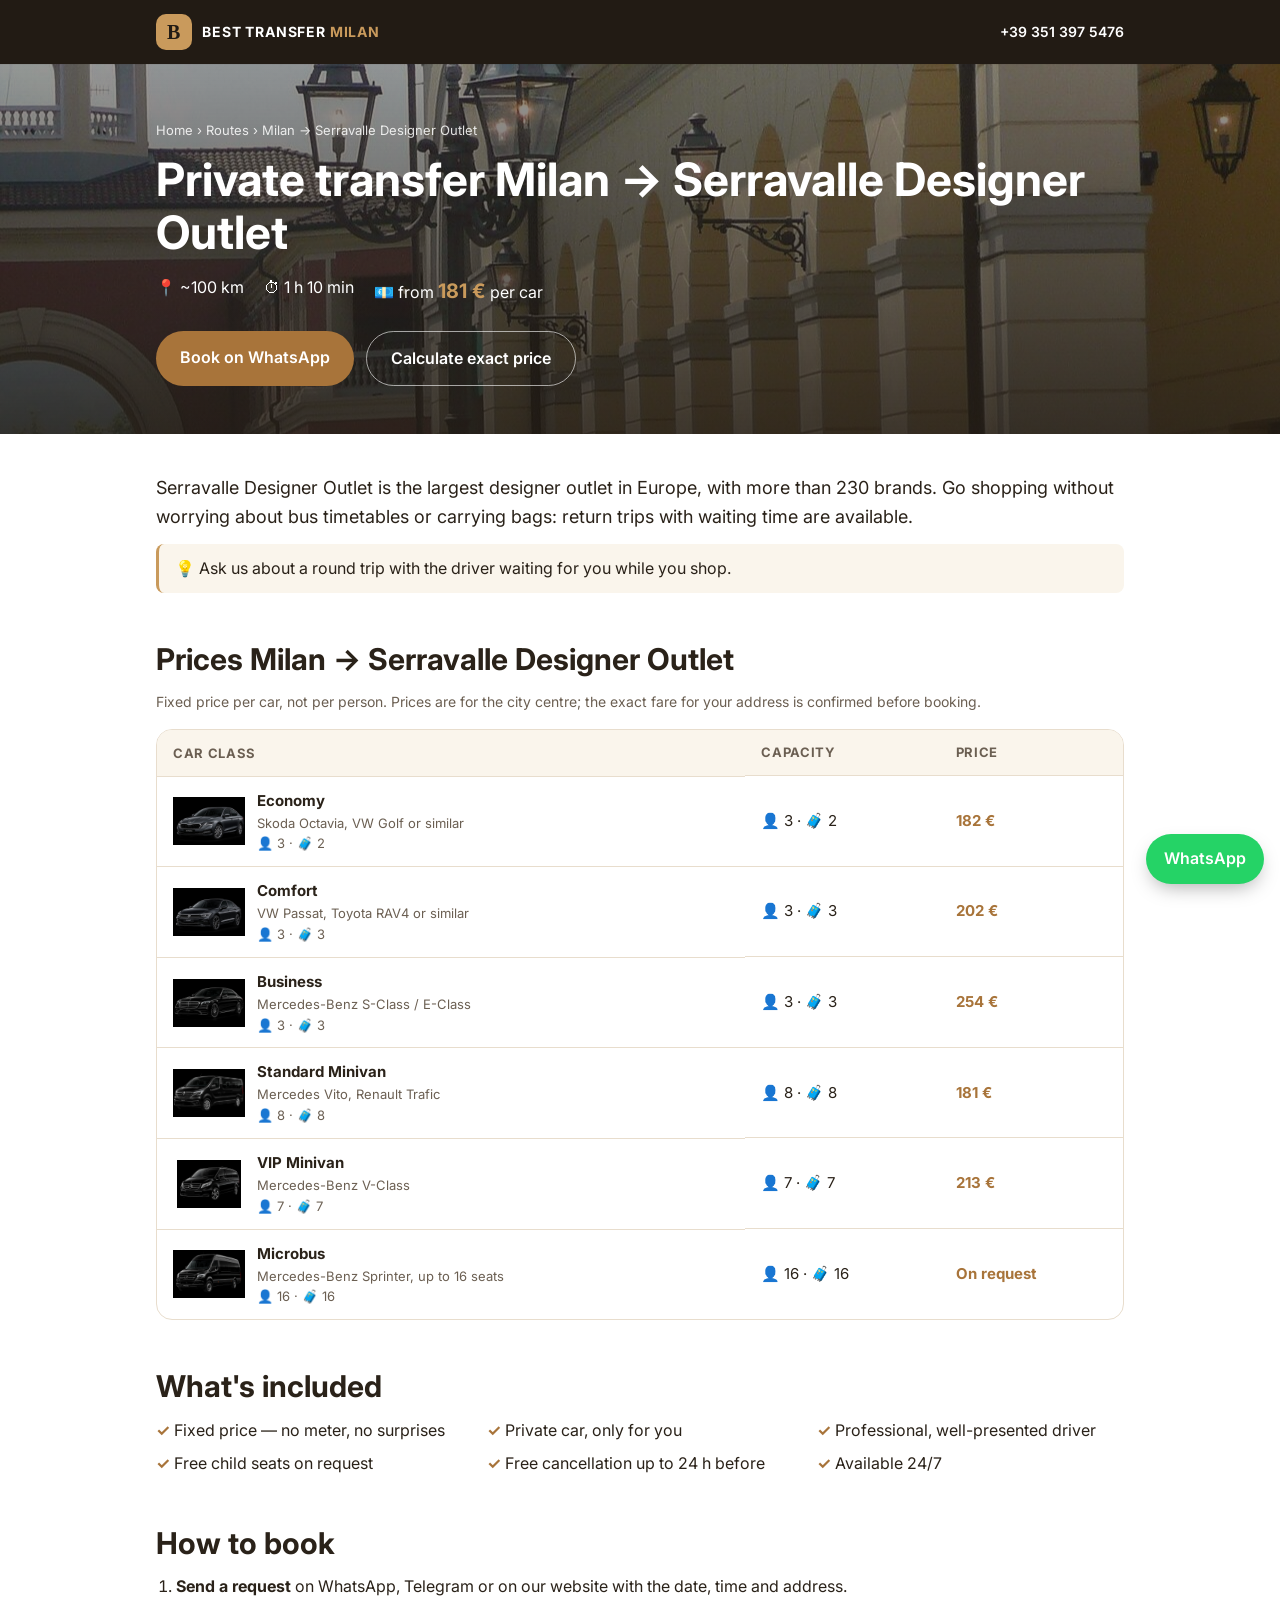
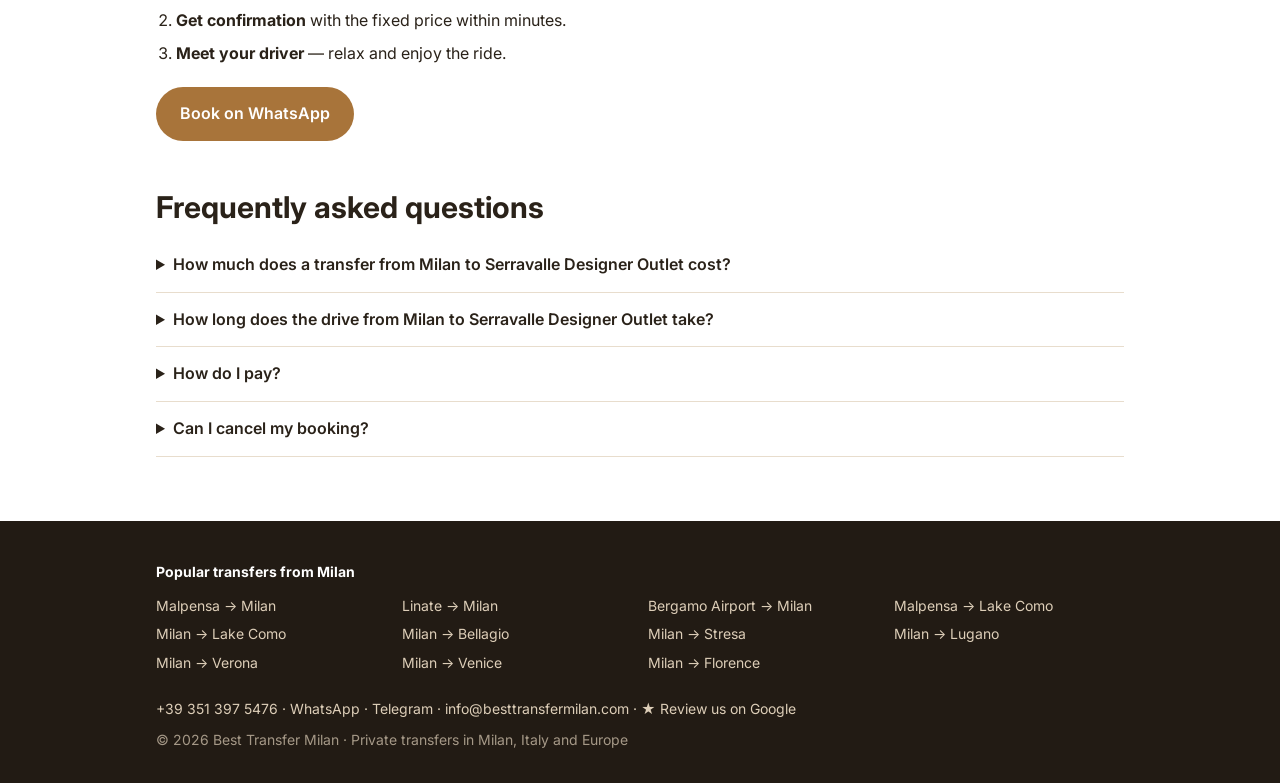
<file: milan-to-serravalle-outlet/index.html>
<!DOCTYPE html>
<html lang="en">
<head>
<meta charset="UTF-8">
<meta name="viewport" content="width=device-width, initial-scale=1.0">
<link rel="icon" href="/favicon.ico" sizes="any">
<link rel="icon" type="image/png" sizes="96x96" href="/images/favicon-96.png">
<link rel="icon" type="image/svg+xml" href="/images/favicon.svg">
<link rel="apple-touch-icon" sizes="180x180" href="/images/favicon-180.png">
<meta name="theme-color" content="#221b14">
<link rel="preconnect" href="https://fonts.googleapis.com">
<link rel="preconnect" href="https://fonts.gstatic.com" crossorigin>
<link href="https://fonts.googleapis.com/css2?family=Inter:wght@400;500;600;700&display=swap" rel="stylesheet">
<link rel="stylesheet" href="/routes.css?v=1">
<script src="/tracking.js?v=1"></script>
<title>Milan → Serravalle Designer Outlet Transfer from 181 € | Best Transfer Milan</title>
<meta name="description" content="Private transfer from Milan to Serravalle Designer Outlet: fixed price from 181 €, about 100 km, 1 h 10 min. Meet &amp; greet, flight tracking, free waiting, child seats. Book on WhatsApp 24/7.">
<link rel="canonical" href="https://besttransfermilan.com/milan-to-serravalle-outlet/">
<meta name="robots" content="index, follow, max-image-preview:large">
<meta property="og:type" content="website">
<meta property="og:site_name" content="Best Transfer Milan">
<meta property="og:title" content="Private transfer Milan → Serravalle Designer Outlet — from 181 €">
<meta property="og:description" content="Private transfer from Milan to Serravalle Designer Outlet: fixed price from 181 €, about 100 km, 1 h 10 min. Meet &amp; greet, flight tracking, free waiting, child seats. Book on WhatsApp 24/7.">
<meta property="og:url" content="https://besttransfermilan.com/milan-to-serravalle-outlet/">
<meta property="og:image" content="https://besttransfermilan.com/images/destinations/serravalle.jpg">
<meta name="twitter:card" content="summary_large_image">
<script type="application/ld+json">[{"@context": "https://schema.org", "@type": "BreadcrumbList", "itemListElement": [{"@type": "ListItem", "position": 1, "name": "Best Transfer Milan", "item": "https://besttransfermilan.com/"}, {"@type": "ListItem", "position": 2, "name": "Routes", "item": "https://besttransfermilan.com/routes/"}, {"@type": "ListItem", "position": 3, "name": "Milan → Serravalle Designer Outlet", "item": "https://besttransfermilan.com/milan-to-serravalle-outlet/"}]}, {"@context": "https://schema.org", "@type": "FAQPage", "mainEntity": [{"@type": "Question", "name": "How much does a transfer from Milan to Serravalle Designer Outlet cost?", "acceptedAnswer": {"@type": "Answer", "text": "Prices start from 181 € per car (not per person) in the Economy class. The final fixed price depends on the car class and the exact address and is confirmed before the ride."}}, {"@type": "Question", "name": "How long does the drive from Milan to Serravalle Designer Outlet take?", "acceptedAnswer": {"@type": "Answer", "text": "About 1 h 10 min for roughly 100 km, depending on traffic."}}, {"@type": "Question", "name": "How do I pay?", "acceptedAnswer": {"@type": "Answer", "text": "Cash or card directly to the driver, or by bank transfer in advance. The price is fixed and confirmed before the ride."}}, {"@type": "Question", "name": "Can I cancel my booking?", "acceptedAnswer": {"@type": "Answer", "text": "Yes — free cancellation up to 24 hours before the ride. Just message us on WhatsApp."}}]}]</script>
</head>
<body>
<header class="rh">
  <div class="rc rh__in">
    <a href="/" class="rlogo"><span class="rlogo__mark">B</span><span>BEST TRANSFER <em>MILAN</em></span></a>
    <a href="tel:+393513975476" class="rh__phone">+39 351 397 5476</a>
  </div>
</header>
<main>
  <section class="rhero" style="background-image:linear-gradient(180deg,rgba(34,27,20,.45),rgba(34,27,20,.85)),url('/images/destinations/serravalle.jpg')">
    <div class="rc">
      <nav class="rcrumbs" aria-label="Breadcrumb"><a href="/">Home</a> › <a href="/routes/">Routes</a> › <span>Milan → Serravalle Designer Outlet</span></nav>
      <h1>Private transfer Milan → Serravalle Designer Outlet</h1>
      <p class="rhero__facts"><span>📍 ~100 km</span><span>⏱ 1 h 10 min</span><span>💶 from <b>181 €</b> per car</span></p>
      <div class="rhero__cta">
        <a class="rbtn rbtn--gold" href="https://wa.me/393513975476?text=Hello%21%20I%27d%20like%20to%20book%20a%20transfer%20Milan%20%E2%86%92%20Serravalle%20Designer%20Outlet.%20Date%3A%20%2C%20time%3A%20%2C%20passengers%3A%20" target="_blank" rel="noopener">Book on WhatsApp</a>
        <a class="rbtn rbtn--ghost" href="/#hero">Calculate exact price</a>
      </div>
    </div>
  </section>

  <section class="rsec rc">
    <p class="rlead">Serravalle Designer Outlet is the largest designer outlet in Europe, with more than 230 brands. Go shopping without worrying about bus timetables or carrying bags: return trips with waiting time are available.</p>
    <p class="rtip">💡 Ask us about a round trip with the driver waiting for you while you shop.</p>
  </section>

  <section class="rsec rc">
    <h2>Prices Milan → Serravalle Designer Outlet</h2>
    <p class="rmuted">Fixed price per car, not per person. Prices are for the city centre; the exact fare for your address is confirmed before booking.</p>
    <div class="rtable-wrap"><table class="rtable">
      <thead><tr><th>Car class</th><th class="rcol">Capacity</th><th>Price</th></tr></thead>
      <tbody><tr><td><img src="/images/skoda-octavia-studio.jpg" alt="Economy class car" loading="lazy" width="96" height="64"><div><b>Economy</b><small>Skoda Octavia, VW Golf or similar</small><small class="rcap">👤 3 · 🧳 2</small></div></td><td class="rcol">👤 3 · 🧳 2</td><td class="rt__price">182 €</td></tr><tr><td><img src="/images/vw-passat-studio.jpg" alt="Comfort class car" loading="lazy" width="96" height="64"><div><b>Comfort</b><small>VW Passat, Toyota RAV4 or similar</small><small class="rcap">👤 3 · 🧳 3</small></div></td><td class="rcol">👤 3 · 🧳 3</td><td class="rt__price">202 €</td></tr><tr><td><img src="/images/mercedes-s-class-studio.jpg" alt="Business class car" loading="lazy" width="96" height="64"><div><b>Business</b><small>Mercedes-Benz S-Class / E-Class</small><small class="rcap">👤 3 · 🧳 3</small></div></td><td class="rcol">👤 3 · 🧳 3</td><td class="rt__price">254 €</td></tr><tr><td><img src="/images/renault-trafic-studio.jpg" alt="Standard Minivan class car" loading="lazy" width="96" height="64"><div><b>Standard Minivan</b><small>Mercedes Vito, Renault Trafic</small><small class="rcap">👤 8 · 🧳 8</small></div></td><td class="rcol">👤 8 · 🧳 8</td><td class="rt__price">181 €</td></tr><tr><td><img src="/images/mercedes-v-class-studio.jpg" alt="VIP Minivan class car" loading="lazy" width="96" height="64"><div><b>VIP Minivan</b><small>Mercedes-Benz V-Class</small><small class="rcap">👤 7 · 🧳 7</small></div></td><td class="rcol">👤 7 · 🧳 7</td><td class="rt__price">213 €</td></tr><tr><td><img src="/images/mercedes-sprinter-studio.jpg" alt="Microbus" loading="lazy" width="96" height="64"><div><b>Microbus</b><small>Mercedes-Benz Sprinter, up to 16 seats</small><small class="rcap">👤 16 · 🧳 16</small></div></td><td class="rcol">👤 16 · 🧳 16</td><td class="rt__price rt__price--req">On request</td></tr></tbody>
    </table></div>
  </section>

  <section class="rsec rc">
    <h2>What's included</h2>
    <ul class="rinc"><li>Fixed price — no meter, no surprises</li><li>Private car, only for you</li><li>Professional, well-presented driver</li><li>Free child seats on request</li><li>Free cancellation up to 24 h before</li><li>Available 24/7</li></ul>
  </section>

  <section class="rsec rc">
    <h2>How to book</h2>
    <ol class="rsteps">
      <li><b>Send a request</b> on WhatsApp, Telegram or on our website with the date, time and address.</li>
      <li><b>Get confirmation</b> with the fixed price within minutes.</li>
      <li><b>Meet your driver</b> — relax and enjoy the ride.</li>
    </ol>
    <a class="rbtn rbtn--gold" href="https://wa.me/393513975476?text=Hello%21%20I%27d%20like%20to%20book%20a%20transfer%20Milan%20%E2%86%92%20Serravalle%20Designer%20Outlet.%20Date%3A%20%2C%20time%3A%20%2C%20passengers%3A%20" target="_blank" rel="noopener">Book on WhatsApp</a>
  </section>

  <section class="rsec rc">
    <h2>Frequently asked questions</h2>
    <div class="rfaq"><details><summary>How much does a transfer from Milan to Serravalle Designer Outlet cost?</summary><p>Prices start from 181 € per car (not per person) in the Economy class. The final fixed price depends on the car class and the exact address and is confirmed before the ride.</p></details><details><summary>How long does the drive from Milan to Serravalle Designer Outlet take?</summary><p>About 1 h 10 min for roughly 100 km, depending on traffic.</p></details><details><summary>How do I pay?</summary><p>Cash or card directly to the driver, or by bank transfer in advance. The price is fixed and confirmed before the ride.</p></details><details><summary>Can I cancel my booking?</summary><p>Yes — free cancellation up to 24 hours before the ride. Just message us on WhatsApp.</p></details></div>
  </section>
</main>
<footer class="rf">
  <div class="rc">
    <p class="rf__title">Popular transfers from Milan</p>
    <ul class="rf__links"><li><a href="/malpensa-airport-to-milan/">Malpensa → Milan</a></li><li><a href="/linate-airport-to-milan/">Linate → Milan</a></li><li><a href="/bergamo-airport-to-milan/">Bergamo Airport → Milan</a></li><li><a href="/malpensa-airport-to-lake-como/">Malpensa → Lake Como</a></li><li><a href="/milan-to-lake-como/">Milan → Lake Como</a></li><li><a href="/milan-to-bellagio/">Milan → Bellagio</a></li><li><a href="/milan-to-stresa/">Milan → Stresa</a></li><li><a href="/milan-to-lugano/">Milan → Lugano</a></li><li><a href="/milan-to-verona/">Milan → Verona</a></li><li><a href="/milan-to-venice/">Milan → Venice</a></li><li><a href="/milan-to-florence/">Milan → Florence</a></li></ul>
    <p class="rf__contacts"><a href="tel:+393513975476">+39 351 397 5476</a> · <a href="https://wa.me/393513975476" target="_blank" rel="noopener">WhatsApp</a> · <a href="https://t.me/VipTransferIt" target="_blank" rel="noopener">Telegram</a> · <a href="mailto:info@besttransfermilan.com">info@besttransfermilan.com</a> · <a href="https://g.page/r/CT3_YESfrUpTEBM/review" target="_blank" rel="noopener">★ Review us on Google</a></p>
    <p class="rf__copy">© 2026 Best Transfer Milan · Private transfers in Milan, Italy and Europe</p>
  </div>
</footer>
<a class="rwa" href="https://wa.me/393513975476" target="_blank" rel="noopener" aria-label="WhatsApp">WhatsApp</a>
</body>
</html>
</file>
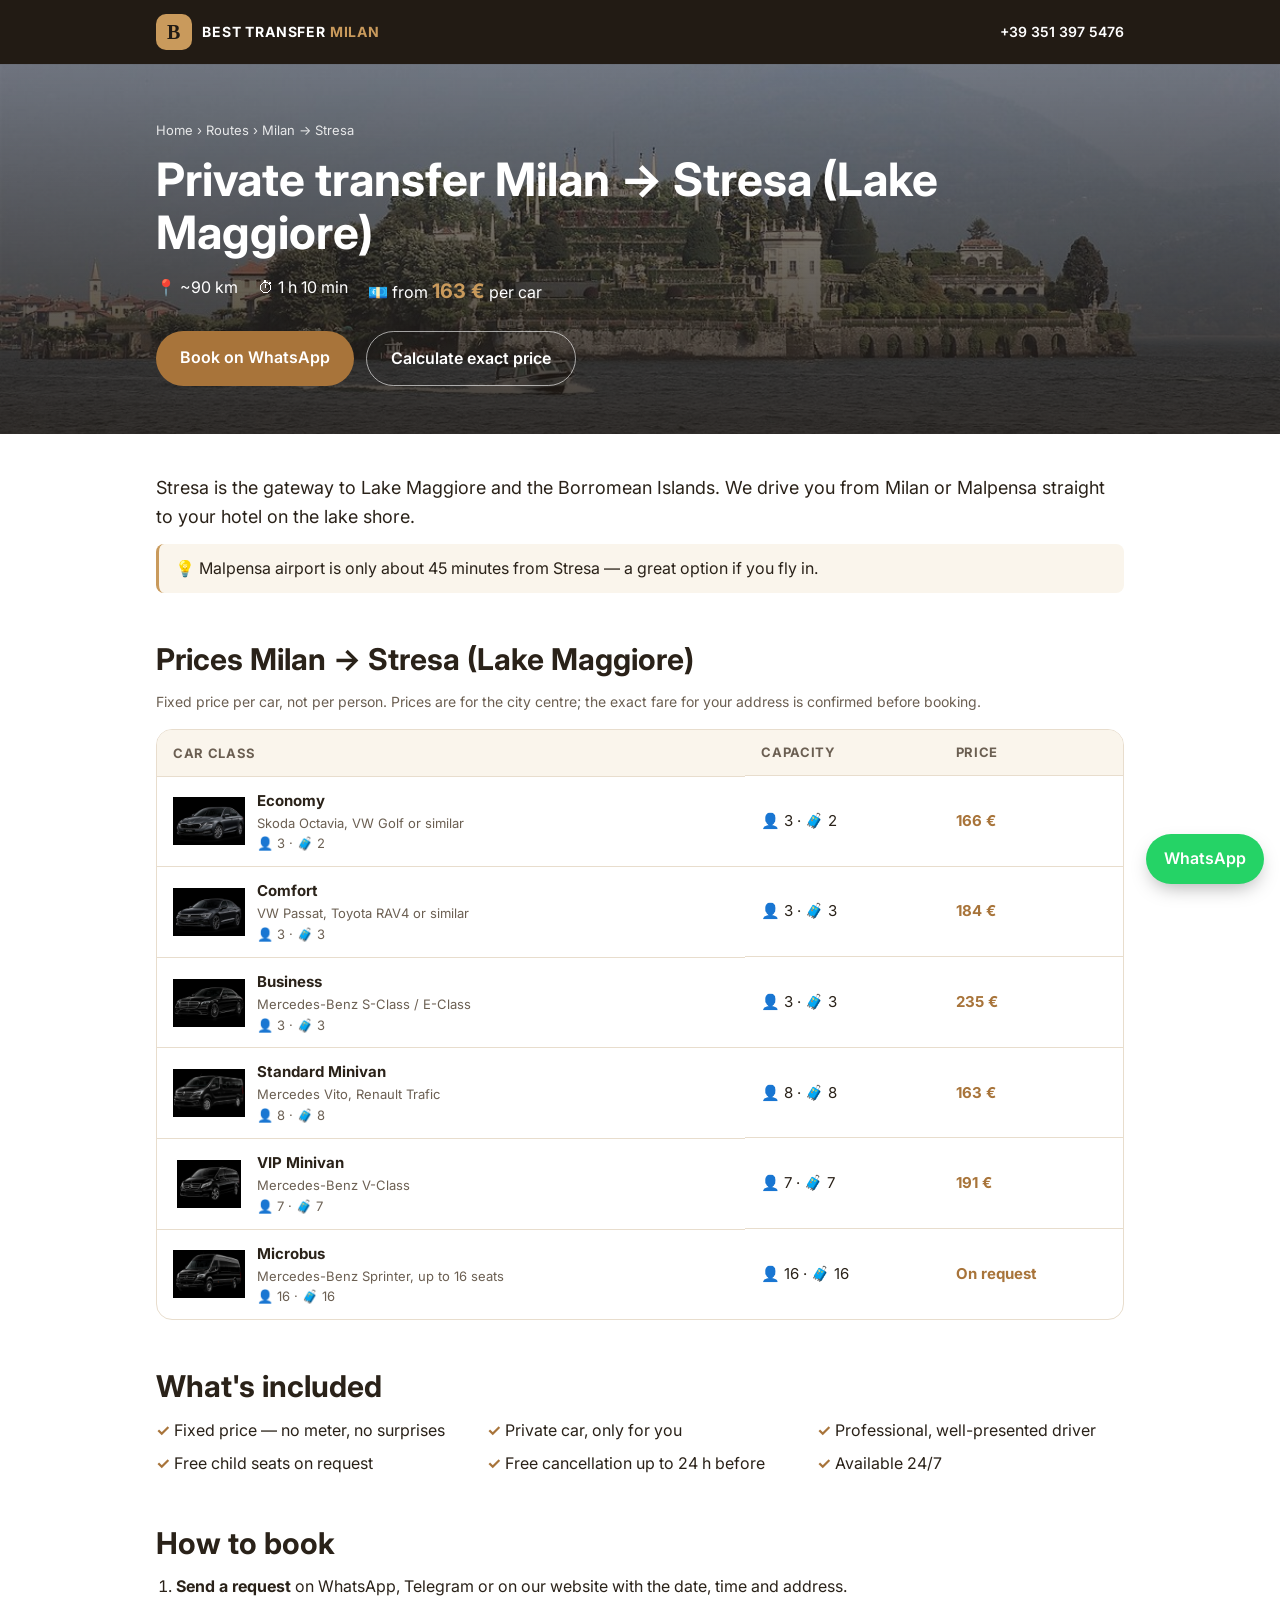
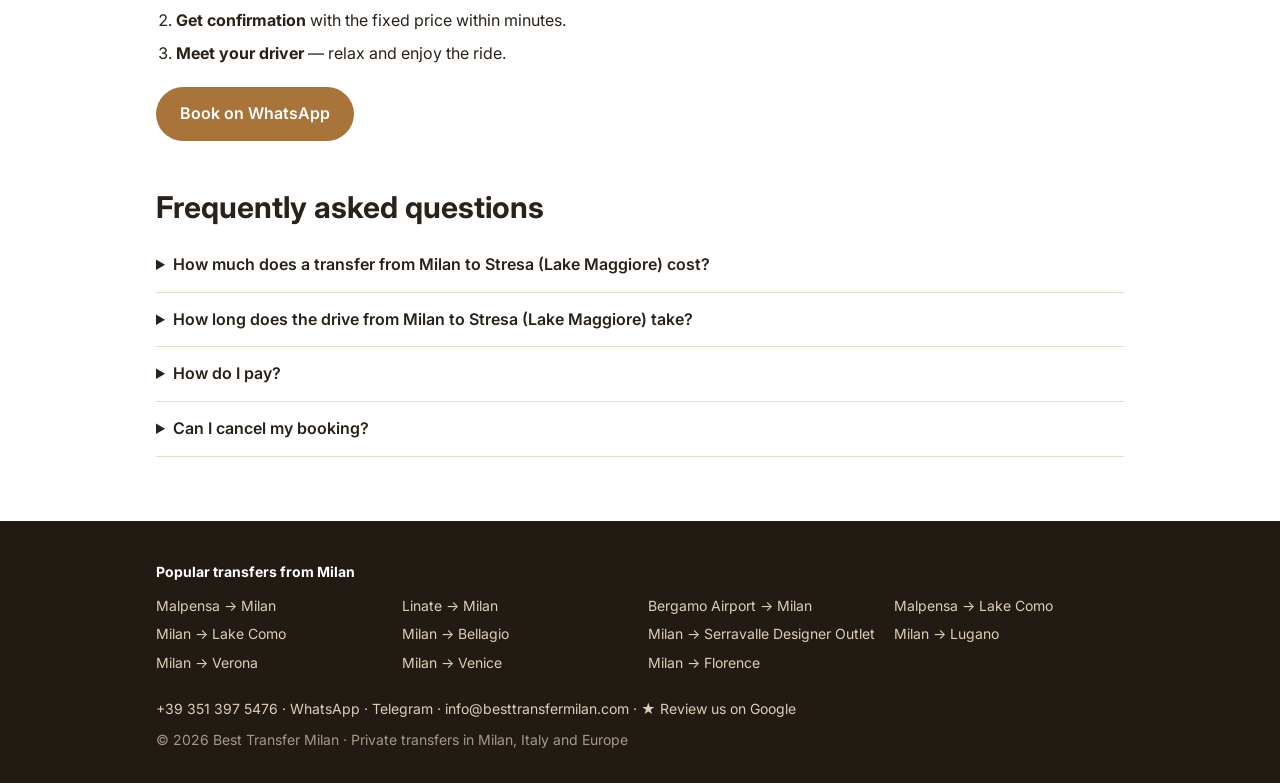
<file: milan-to-stresa/index.html>
<!DOCTYPE html>
<html lang="en">
<head>
<meta charset="UTF-8">
<meta name="viewport" content="width=device-width, initial-scale=1.0">
<link rel="icon" href="/favicon.ico" sizes="any">
<link rel="icon" type="image/png" sizes="96x96" href="/images/favicon-96.png">
<link rel="icon" type="image/svg+xml" href="/images/favicon.svg">
<link rel="apple-touch-icon" sizes="180x180" href="/images/favicon-180.png">
<meta name="theme-color" content="#221b14">
<link rel="preconnect" href="https://fonts.googleapis.com">
<link rel="preconnect" href="https://fonts.gstatic.com" crossorigin>
<link href="https://fonts.googleapis.com/css2?family=Inter:wght@400;500;600;700&display=swap" rel="stylesheet">
<link rel="stylesheet" href="/routes.css?v=1">
<script src="/tracking.js?v=1"></script>
<title>Milan → Stresa Transfer from 163 € | Best Transfer Milan</title>
<meta name="description" content="Private transfer from Milan to Stresa (Lake Maggiore): fixed price from 163 €, about 90 km, 1 h 10 min. Meet &amp; greet, flight tracking, free waiting, child seats. Book on WhatsApp 24/7.">
<link rel="canonical" href="https://besttransfermilan.com/milan-to-stresa/">
<meta name="robots" content="index, follow, max-image-preview:large">
<meta property="og:type" content="website">
<meta property="og:site_name" content="Best Transfer Milan">
<meta property="og:title" content="Private transfer Milan → Stresa (Lake Maggiore) — from 163 €">
<meta property="og:description" content="Private transfer from Milan to Stresa (Lake Maggiore): fixed price from 163 €, about 90 km, 1 h 10 min. Meet &amp; greet, flight tracking, free waiting, child seats. Book on WhatsApp 24/7.">
<meta property="og:url" content="https://besttransfermilan.com/milan-to-stresa/">
<meta property="og:image" content="https://besttransfermilan.com/images/destinations/stresa.jpg">
<meta name="twitter:card" content="summary_large_image">
<script type="application/ld+json">[{"@context": "https://schema.org", "@type": "BreadcrumbList", "itemListElement": [{"@type": "ListItem", "position": 1, "name": "Best Transfer Milan", "item": "https://besttransfermilan.com/"}, {"@type": "ListItem", "position": 2, "name": "Routes", "item": "https://besttransfermilan.com/routes/"}, {"@type": "ListItem", "position": 3, "name": "Milan → Stresa", "item": "https://besttransfermilan.com/milan-to-stresa/"}]}, {"@context": "https://schema.org", "@type": "FAQPage", "mainEntity": [{"@type": "Question", "name": "How much does a transfer from Milan to Stresa (Lake Maggiore) cost?", "acceptedAnswer": {"@type": "Answer", "text": "Prices start from 163 € per car (not per person) in the Economy class. The final fixed price depends on the car class and the exact address and is confirmed before the ride."}}, {"@type": "Question", "name": "How long does the drive from Milan to Stresa (Lake Maggiore) take?", "acceptedAnswer": {"@type": "Answer", "text": "About 1 h 10 min for roughly 90 km, depending on traffic."}}, {"@type": "Question", "name": "How do I pay?", "acceptedAnswer": {"@type": "Answer", "text": "Cash or card directly to the driver, or by bank transfer in advance. The price is fixed and confirmed before the ride."}}, {"@type": "Question", "name": "Can I cancel my booking?", "acceptedAnswer": {"@type": "Answer", "text": "Yes — free cancellation up to 24 hours before the ride. Just message us on WhatsApp."}}]}]</script>
</head>
<body>
<header class="rh">
  <div class="rc rh__in">
    <a href="/" class="rlogo"><span class="rlogo__mark">B</span><span>BEST TRANSFER <em>MILAN</em></span></a>
    <a href="tel:+393513975476" class="rh__phone">+39 351 397 5476</a>
  </div>
</header>
<main>
  <section class="rhero" style="background-image:linear-gradient(180deg,rgba(34,27,20,.45),rgba(34,27,20,.85)),url('/images/destinations/stresa.jpg')">
    <div class="rc">
      <nav class="rcrumbs" aria-label="Breadcrumb"><a href="/">Home</a> › <a href="/routes/">Routes</a> › <span>Milan → Stresa</span></nav>
      <h1>Private transfer Milan → Stresa (Lake Maggiore)</h1>
      <p class="rhero__facts"><span>📍 ~90 km</span><span>⏱ 1 h 10 min</span><span>💶 from <b>163 €</b> per car</span></p>
      <div class="rhero__cta">
        <a class="rbtn rbtn--gold" href="https://wa.me/393513975476?text=Hello%21%20I%27d%20like%20to%20book%20a%20transfer%20Milan%20%E2%86%92%20Stresa%20%28Lake%20Maggiore%29.%20Date%3A%20%2C%20time%3A%20%2C%20passengers%3A%20" target="_blank" rel="noopener">Book on WhatsApp</a>
        <a class="rbtn rbtn--ghost" href="/#hero">Calculate exact price</a>
      </div>
    </div>
  </section>

  <section class="rsec rc">
    <p class="rlead">Stresa is the gateway to Lake Maggiore and the Borromean Islands. We drive you from Milan or Malpensa straight to your hotel on the lake shore.</p>
    <p class="rtip">💡 Malpensa airport is only about 45 minutes from Stresa — a great option if you fly in.</p>
  </section>

  <section class="rsec rc">
    <h2>Prices Milan → Stresa (Lake Maggiore)</h2>
    <p class="rmuted">Fixed price per car, not per person. Prices are for the city centre; the exact fare for your address is confirmed before booking.</p>
    <div class="rtable-wrap"><table class="rtable">
      <thead><tr><th>Car class</th><th class="rcol">Capacity</th><th>Price</th></tr></thead>
      <tbody><tr><td><img src="/images/skoda-octavia-studio.jpg" alt="Economy class car" loading="lazy" width="96" height="64"><div><b>Economy</b><small>Skoda Octavia, VW Golf or similar</small><small class="rcap">👤 3 · 🧳 2</small></div></td><td class="rcol">👤 3 · 🧳 2</td><td class="rt__price">166 €</td></tr><tr><td><img src="/images/vw-passat-studio.jpg" alt="Comfort class car" loading="lazy" width="96" height="64"><div><b>Comfort</b><small>VW Passat, Toyota RAV4 or similar</small><small class="rcap">👤 3 · 🧳 3</small></div></td><td class="rcol">👤 3 · 🧳 3</td><td class="rt__price">184 €</td></tr><tr><td><img src="/images/mercedes-s-class-studio.jpg" alt="Business class car" loading="lazy" width="96" height="64"><div><b>Business</b><small>Mercedes-Benz S-Class / E-Class</small><small class="rcap">👤 3 · 🧳 3</small></div></td><td class="rcol">👤 3 · 🧳 3</td><td class="rt__price">235 €</td></tr><tr><td><img src="/images/renault-trafic-studio.jpg" alt="Standard Minivan class car" loading="lazy" width="96" height="64"><div><b>Standard Minivan</b><small>Mercedes Vito, Renault Trafic</small><small class="rcap">👤 8 · 🧳 8</small></div></td><td class="rcol">👤 8 · 🧳 8</td><td class="rt__price">163 €</td></tr><tr><td><img src="/images/mercedes-v-class-studio.jpg" alt="VIP Minivan class car" loading="lazy" width="96" height="64"><div><b>VIP Minivan</b><small>Mercedes-Benz V-Class</small><small class="rcap">👤 7 · 🧳 7</small></div></td><td class="rcol">👤 7 · 🧳 7</td><td class="rt__price">191 €</td></tr><tr><td><img src="/images/mercedes-sprinter-studio.jpg" alt="Microbus" loading="lazy" width="96" height="64"><div><b>Microbus</b><small>Mercedes-Benz Sprinter, up to 16 seats</small><small class="rcap">👤 16 · 🧳 16</small></div></td><td class="rcol">👤 16 · 🧳 16</td><td class="rt__price rt__price--req">On request</td></tr></tbody>
    </table></div>
  </section>

  <section class="rsec rc">
    <h2>What's included</h2>
    <ul class="rinc"><li>Fixed price — no meter, no surprises</li><li>Private car, only for you</li><li>Professional, well-presented driver</li><li>Free child seats on request</li><li>Free cancellation up to 24 h before</li><li>Available 24/7</li></ul>
  </section>

  <section class="rsec rc">
    <h2>How to book</h2>
    <ol class="rsteps">
      <li><b>Send a request</b> on WhatsApp, Telegram or on our website with the date, time and address.</li>
      <li><b>Get confirmation</b> with the fixed price within minutes.</li>
      <li><b>Meet your driver</b> — relax and enjoy the ride.</li>
    </ol>
    <a class="rbtn rbtn--gold" href="https://wa.me/393513975476?text=Hello%21%20I%27d%20like%20to%20book%20a%20transfer%20Milan%20%E2%86%92%20Stresa%20%28Lake%20Maggiore%29.%20Date%3A%20%2C%20time%3A%20%2C%20passengers%3A%20" target="_blank" rel="noopener">Book on WhatsApp</a>
  </section>

  <section class="rsec rc">
    <h2>Frequently asked questions</h2>
    <div class="rfaq"><details><summary>How much does a transfer from Milan to Stresa (Lake Maggiore) cost?</summary><p>Prices start from 163 € per car (not per person) in the Economy class. The final fixed price depends on the car class and the exact address and is confirmed before the ride.</p></details><details><summary>How long does the drive from Milan to Stresa (Lake Maggiore) take?</summary><p>About 1 h 10 min for roughly 90 km, depending on traffic.</p></details><details><summary>How do I pay?</summary><p>Cash or card directly to the driver, or by bank transfer in advance. The price is fixed and confirmed before the ride.</p></details><details><summary>Can I cancel my booking?</summary><p>Yes — free cancellation up to 24 hours before the ride. Just message us on WhatsApp.</p></details></div>
  </section>
</main>
<footer class="rf">
  <div class="rc">
    <p class="rf__title">Popular transfers from Milan</p>
    <ul class="rf__links"><li><a href="/malpensa-airport-to-milan/">Malpensa → Milan</a></li><li><a href="/linate-airport-to-milan/">Linate → Milan</a></li><li><a href="/bergamo-airport-to-milan/">Bergamo Airport → Milan</a></li><li><a href="/malpensa-airport-to-lake-como/">Malpensa → Lake Como</a></li><li><a href="/milan-to-lake-como/">Milan → Lake Como</a></li><li><a href="/milan-to-bellagio/">Milan → Bellagio</a></li><li><a href="/milan-to-serravalle-outlet/">Milan → Serravalle Designer Outlet</a></li><li><a href="/milan-to-lugano/">Milan → Lugano</a></li><li><a href="/milan-to-verona/">Milan → Verona</a></li><li><a href="/milan-to-venice/">Milan → Venice</a></li><li><a href="/milan-to-florence/">Milan → Florence</a></li></ul>
    <p class="rf__contacts"><a href="tel:+393513975476">+39 351 397 5476</a> · <a href="https://wa.me/393513975476" target="_blank" rel="noopener">WhatsApp</a> · <a href="https://t.me/VipTransferIt" target="_blank" rel="noopener">Telegram</a> · <a href="mailto:info@besttransfermilan.com">info@besttransfermilan.com</a> · <a href="https://g.page/r/CT3_YESfrUpTEBM/review" target="_blank" rel="noopener">★ Review us on Google</a></p>
    <p class="rf__copy">© 2026 Best Transfer Milan · Private transfers in Milan, Italy and Europe</p>
  </div>
</footer>
<a class="rwa" href="https://wa.me/393513975476" target="_blank" rel="noopener" aria-label="WhatsApp">WhatsApp</a>
</body>
</html>
</file>
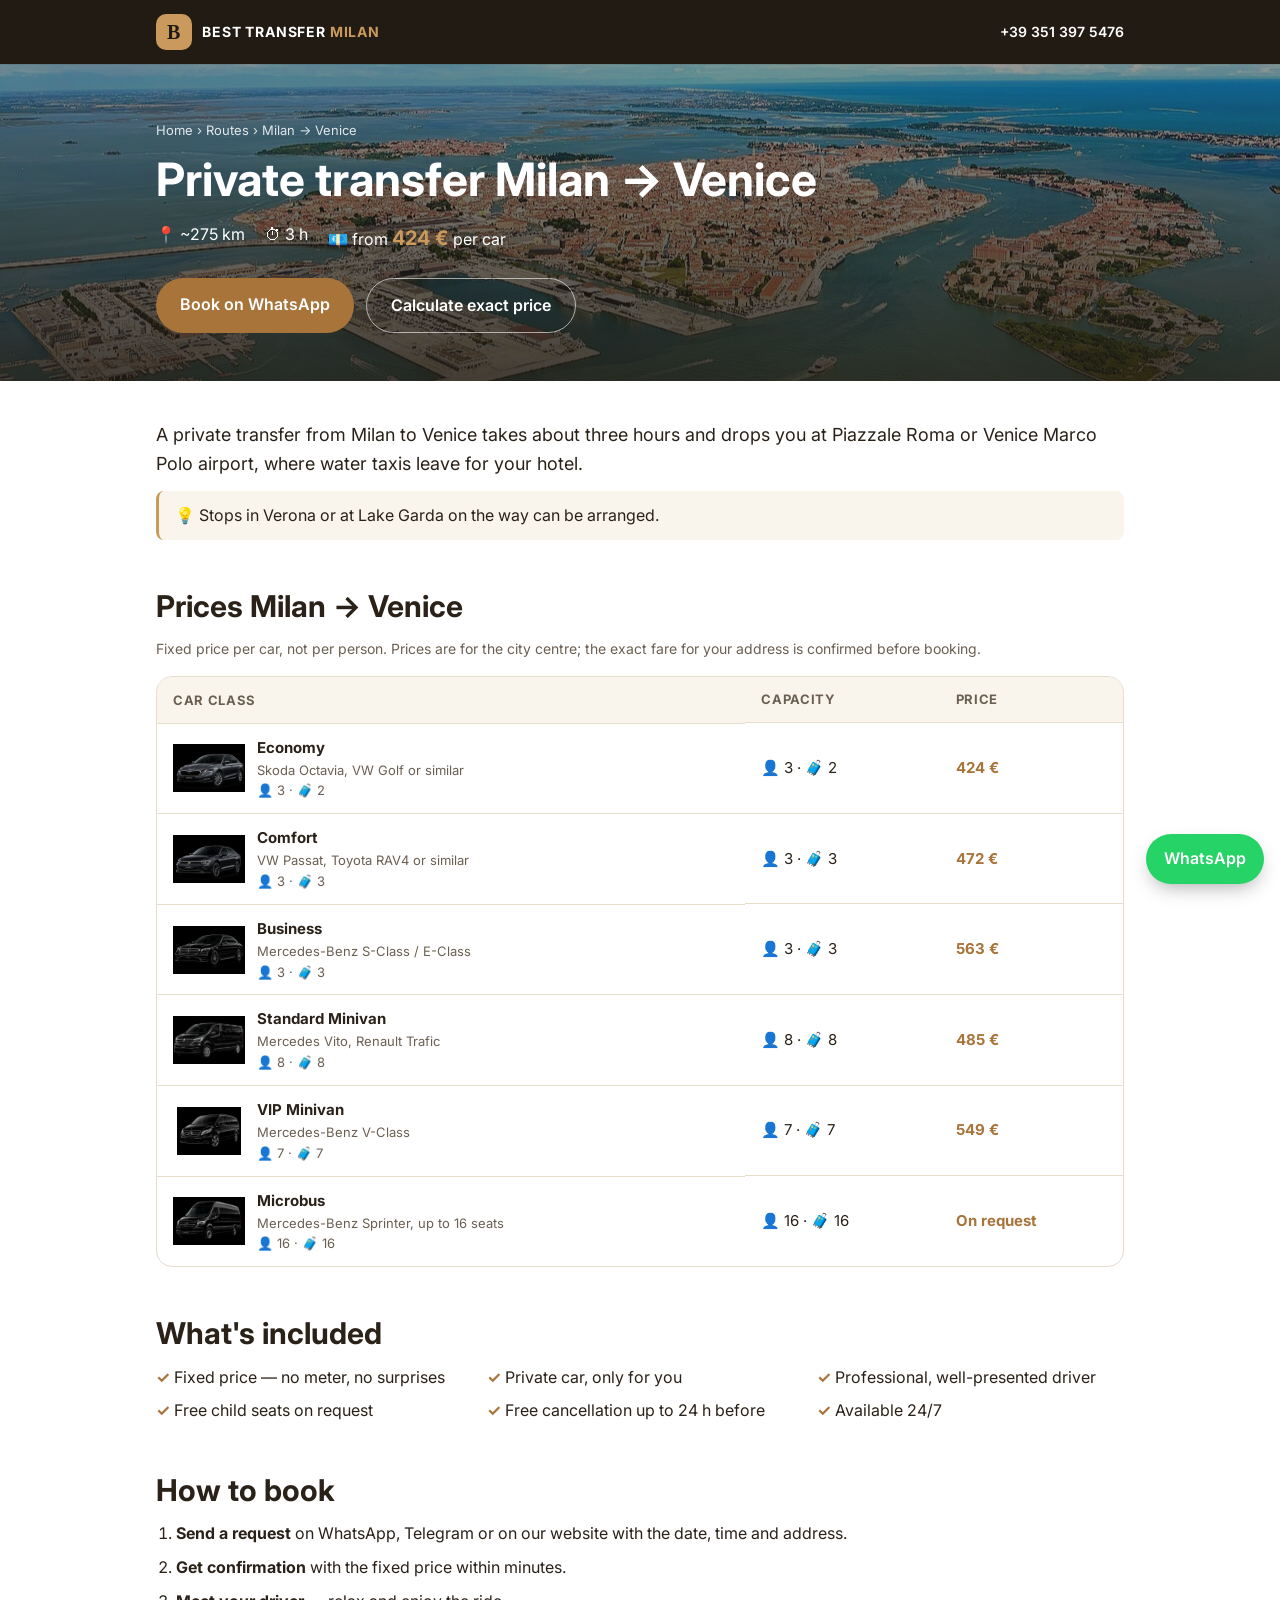
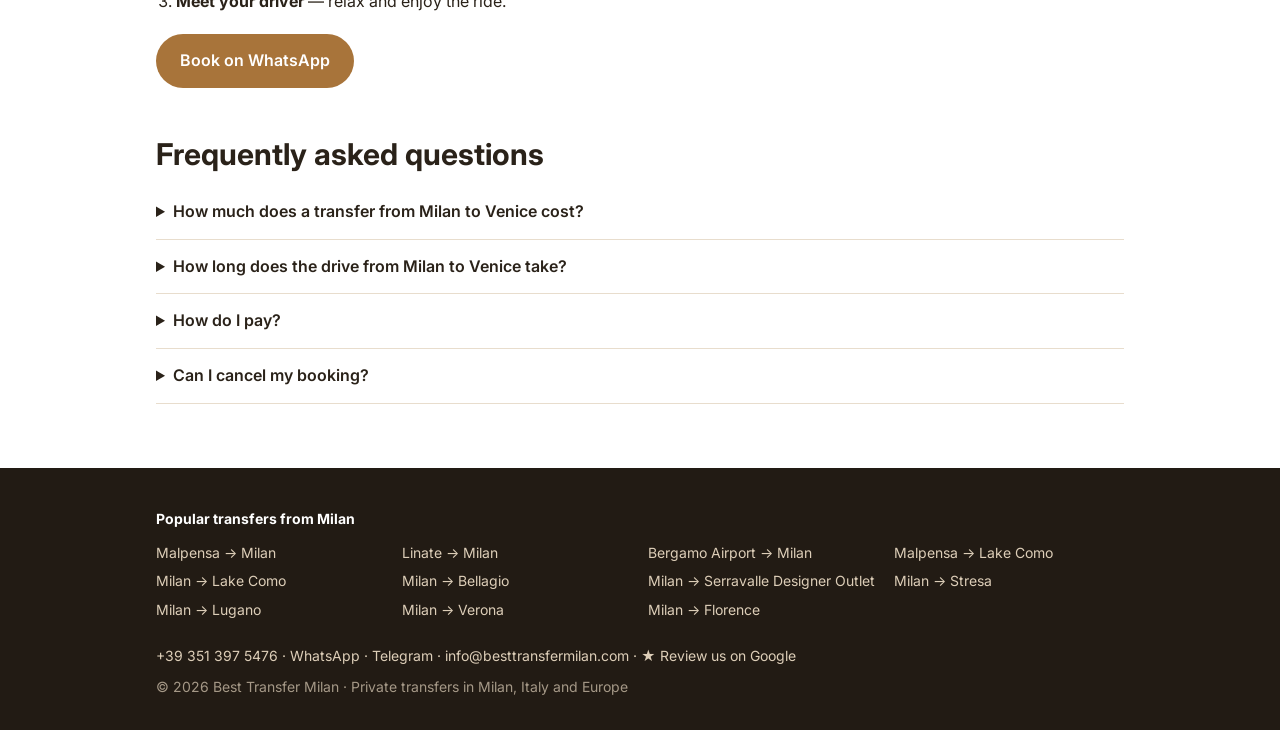
<file: milan-to-venice/index.html>
<!DOCTYPE html>
<html lang="en">
<head>
<meta charset="UTF-8">
<meta name="viewport" content="width=device-width, initial-scale=1.0">
<link rel="icon" href="/favicon.ico" sizes="any">
<link rel="icon" type="image/png" sizes="96x96" href="/images/favicon-96.png">
<link rel="icon" type="image/svg+xml" href="/images/favicon.svg">
<link rel="apple-touch-icon" sizes="180x180" href="/images/favicon-180.png">
<meta name="theme-color" content="#221b14">
<link rel="preconnect" href="https://fonts.googleapis.com">
<link rel="preconnect" href="https://fonts.gstatic.com" crossorigin>
<link href="https://fonts.googleapis.com/css2?family=Inter:wght@400;500;600;700&display=swap" rel="stylesheet">
<link rel="stylesheet" href="/routes.css?v=1">
<script src="/tracking.js?v=1"></script>
<title>Milan to Venice Private Transfer — from 424 € | Best Transfer Milan</title>
<meta name="description" content="Private transfer from Milan to Venice: fixed price from 424 €, about 275 km, 3 h. Meet &amp; greet, flight tracking, free waiting, child seats. Book on WhatsApp 24/7.">
<link rel="canonical" href="https://besttransfermilan.com/milan-to-venice/">
<meta name="robots" content="index, follow, max-image-preview:large">
<meta property="og:type" content="website">
<meta property="og:site_name" content="Best Transfer Milan">
<meta property="og:title" content="Private transfer Milan → Venice — from 424 €">
<meta property="og:description" content="Private transfer from Milan to Venice: fixed price from 424 €, about 275 km, 3 h. Meet &amp; greet, flight tracking, free waiting, child seats. Book on WhatsApp 24/7.">
<meta property="og:url" content="https://besttransfermilan.com/milan-to-venice/">
<meta property="og:image" content="https://besttransfermilan.com/images/destinations/venezia.jpg">
<meta name="twitter:card" content="summary_large_image">
<script type="application/ld+json">[{"@context": "https://schema.org", "@type": "BreadcrumbList", "itemListElement": [{"@type": "ListItem", "position": 1, "name": "Best Transfer Milan", "item": "https://besttransfermilan.com/"}, {"@type": "ListItem", "position": 2, "name": "Routes", "item": "https://besttransfermilan.com/routes/"}, {"@type": "ListItem", "position": 3, "name": "Milan → Venice", "item": "https://besttransfermilan.com/milan-to-venice/"}]}, {"@context": "https://schema.org", "@type": "FAQPage", "mainEntity": [{"@type": "Question", "name": "How much does a transfer from Milan to Venice cost?", "acceptedAnswer": {"@type": "Answer", "text": "Prices start from 424 € per car (not per person) in the Economy class. The final fixed price depends on the car class and the exact address and is confirmed before the ride."}}, {"@type": "Question", "name": "How long does the drive from Milan to Venice take?", "acceptedAnswer": {"@type": "Answer", "text": "About 3 h for roughly 275 km, depending on traffic."}}, {"@type": "Question", "name": "How do I pay?", "acceptedAnswer": {"@type": "Answer", "text": "Cash or card directly to the driver, or by bank transfer in advance. The price is fixed and confirmed before the ride."}}, {"@type": "Question", "name": "Can I cancel my booking?", "acceptedAnswer": {"@type": "Answer", "text": "Yes — free cancellation up to 24 hours before the ride. Just message us on WhatsApp."}}]}]</script>
</head>
<body>
<header class="rh">
  <div class="rc rh__in">
    <a href="/" class="rlogo"><span class="rlogo__mark">B</span><span>BEST TRANSFER <em>MILAN</em></span></a>
    <a href="tel:+393513975476" class="rh__phone">+39 351 397 5476</a>
  </div>
</header>
<main>
  <section class="rhero" style="background-image:linear-gradient(180deg,rgba(34,27,20,.45),rgba(34,27,20,.85)),url('/images/destinations/venezia.jpg')">
    <div class="rc">
      <nav class="rcrumbs" aria-label="Breadcrumb"><a href="/">Home</a> › <a href="/routes/">Routes</a> › <span>Milan → Venice</span></nav>
      <h1>Private transfer Milan → Venice</h1>
      <p class="rhero__facts"><span>📍 ~275 km</span><span>⏱ 3 h</span><span>💶 from <b>424 €</b> per car</span></p>
      <div class="rhero__cta">
        <a class="rbtn rbtn--gold" href="https://wa.me/393513975476?text=Hello%21%20I%27d%20like%20to%20book%20a%20transfer%20Milan%20%E2%86%92%20Venice.%20Date%3A%20%2C%20time%3A%20%2C%20passengers%3A%20" target="_blank" rel="noopener">Book on WhatsApp</a>
        <a class="rbtn rbtn--ghost" href="/#hero">Calculate exact price</a>
      </div>
    </div>
  </section>

  <section class="rsec rc">
    <p class="rlead">A private transfer from Milan to Venice takes about three hours and drops you at Piazzale Roma or Venice Marco Polo airport, where water taxis leave for your hotel.</p>
    <p class="rtip">💡 Stops in Verona or at Lake Garda on the way can be arranged.</p>
  </section>

  <section class="rsec rc">
    <h2>Prices Milan → Venice</h2>
    <p class="rmuted">Fixed price per car, not per person. Prices are for the city centre; the exact fare for your address is confirmed before booking.</p>
    <div class="rtable-wrap"><table class="rtable">
      <thead><tr><th>Car class</th><th class="rcol">Capacity</th><th>Price</th></tr></thead>
      <tbody><tr><td><img src="/images/skoda-octavia-studio.jpg" alt="Economy class car" loading="lazy" width="96" height="64"><div><b>Economy</b><small>Skoda Octavia, VW Golf or similar</small><small class="rcap">👤 3 · 🧳 2</small></div></td><td class="rcol">👤 3 · 🧳 2</td><td class="rt__price">424 €</td></tr><tr><td><img src="/images/vw-passat-studio.jpg" alt="Comfort class car" loading="lazy" width="96" height="64"><div><b>Comfort</b><small>VW Passat, Toyota RAV4 or similar</small><small class="rcap">👤 3 · 🧳 3</small></div></td><td class="rcol">👤 3 · 🧳 3</td><td class="rt__price">472 €</td></tr><tr><td><img src="/images/mercedes-s-class-studio.jpg" alt="Business class car" loading="lazy" width="96" height="64"><div><b>Business</b><small>Mercedes-Benz S-Class / E-Class</small><small class="rcap">👤 3 · 🧳 3</small></div></td><td class="rcol">👤 3 · 🧳 3</td><td class="rt__price">563 €</td></tr><tr><td><img src="/images/renault-trafic-studio.jpg" alt="Standard Minivan class car" loading="lazy" width="96" height="64"><div><b>Standard Minivan</b><small>Mercedes Vito, Renault Trafic</small><small class="rcap">👤 8 · 🧳 8</small></div></td><td class="rcol">👤 8 · 🧳 8</td><td class="rt__price">485 €</td></tr><tr><td><img src="/images/mercedes-v-class-studio.jpg" alt="VIP Minivan class car" loading="lazy" width="96" height="64"><div><b>VIP Minivan</b><small>Mercedes-Benz V-Class</small><small class="rcap">👤 7 · 🧳 7</small></div></td><td class="rcol">👤 7 · 🧳 7</td><td class="rt__price">549 €</td></tr><tr><td><img src="/images/mercedes-sprinter-studio.jpg" alt="Microbus" loading="lazy" width="96" height="64"><div><b>Microbus</b><small>Mercedes-Benz Sprinter, up to 16 seats</small><small class="rcap">👤 16 · 🧳 16</small></div></td><td class="rcol">👤 16 · 🧳 16</td><td class="rt__price rt__price--req">On request</td></tr></tbody>
    </table></div>
  </section>

  <section class="rsec rc">
    <h2>What's included</h2>
    <ul class="rinc"><li>Fixed price — no meter, no surprises</li><li>Private car, only for you</li><li>Professional, well-presented driver</li><li>Free child seats on request</li><li>Free cancellation up to 24 h before</li><li>Available 24/7</li></ul>
  </section>

  <section class="rsec rc">
    <h2>How to book</h2>
    <ol class="rsteps">
      <li><b>Send a request</b> on WhatsApp, Telegram or on our website with the date, time and address.</li>
      <li><b>Get confirmation</b> with the fixed price within minutes.</li>
      <li><b>Meet your driver</b> — relax and enjoy the ride.</li>
    </ol>
    <a class="rbtn rbtn--gold" href="https://wa.me/393513975476?text=Hello%21%20I%27d%20like%20to%20book%20a%20transfer%20Milan%20%E2%86%92%20Venice.%20Date%3A%20%2C%20time%3A%20%2C%20passengers%3A%20" target="_blank" rel="noopener">Book on WhatsApp</a>
  </section>

  <section class="rsec rc">
    <h2>Frequently asked questions</h2>
    <div class="rfaq"><details><summary>How much does a transfer from Milan to Venice cost?</summary><p>Prices start from 424 € per car (not per person) in the Economy class. The final fixed price depends on the car class and the exact address and is confirmed before the ride.</p></details><details><summary>How long does the drive from Milan to Venice take?</summary><p>About 3 h for roughly 275 km, depending on traffic.</p></details><details><summary>How do I pay?</summary><p>Cash or card directly to the driver, or by bank transfer in advance. The price is fixed and confirmed before the ride.</p></details><details><summary>Can I cancel my booking?</summary><p>Yes — free cancellation up to 24 hours before the ride. Just message us on WhatsApp.</p></details></div>
  </section>
</main>
<footer class="rf">
  <div class="rc">
    <p class="rf__title">Popular transfers from Milan</p>
    <ul class="rf__links"><li><a href="/malpensa-airport-to-milan/">Malpensa → Milan</a></li><li><a href="/linate-airport-to-milan/">Linate → Milan</a></li><li><a href="/bergamo-airport-to-milan/">Bergamo Airport → Milan</a></li><li><a href="/malpensa-airport-to-lake-como/">Malpensa → Lake Como</a></li><li><a href="/milan-to-lake-como/">Milan → Lake Como</a></li><li><a href="/milan-to-bellagio/">Milan → Bellagio</a></li><li><a href="/milan-to-serravalle-outlet/">Milan → Serravalle Designer Outlet</a></li><li><a href="/milan-to-stresa/">Milan → Stresa</a></li><li><a href="/milan-to-lugano/">Milan → Lugano</a></li><li><a href="/milan-to-verona/">Milan → Verona</a></li><li><a href="/milan-to-florence/">Milan → Florence</a></li></ul>
    <p class="rf__contacts"><a href="tel:+393513975476">+39 351 397 5476</a> · <a href="https://wa.me/393513975476" target="_blank" rel="noopener">WhatsApp</a> · <a href="https://t.me/VipTransferIt" target="_blank" rel="noopener">Telegram</a> · <a href="mailto:info@besttransfermilan.com">info@besttransfermilan.com</a> · <a href="https://g.page/r/CT3_YESfrUpTEBM/review" target="_blank" rel="noopener">★ Review us on Google</a></p>
    <p class="rf__copy">© 2026 Best Transfer Milan · Private transfers in Milan, Italy and Europe</p>
  </div>
</footer>
<a class="rwa" href="https://wa.me/393513975476" target="_blank" rel="noopener" aria-label="WhatsApp">WhatsApp</a>
</body>
</html>
</file>
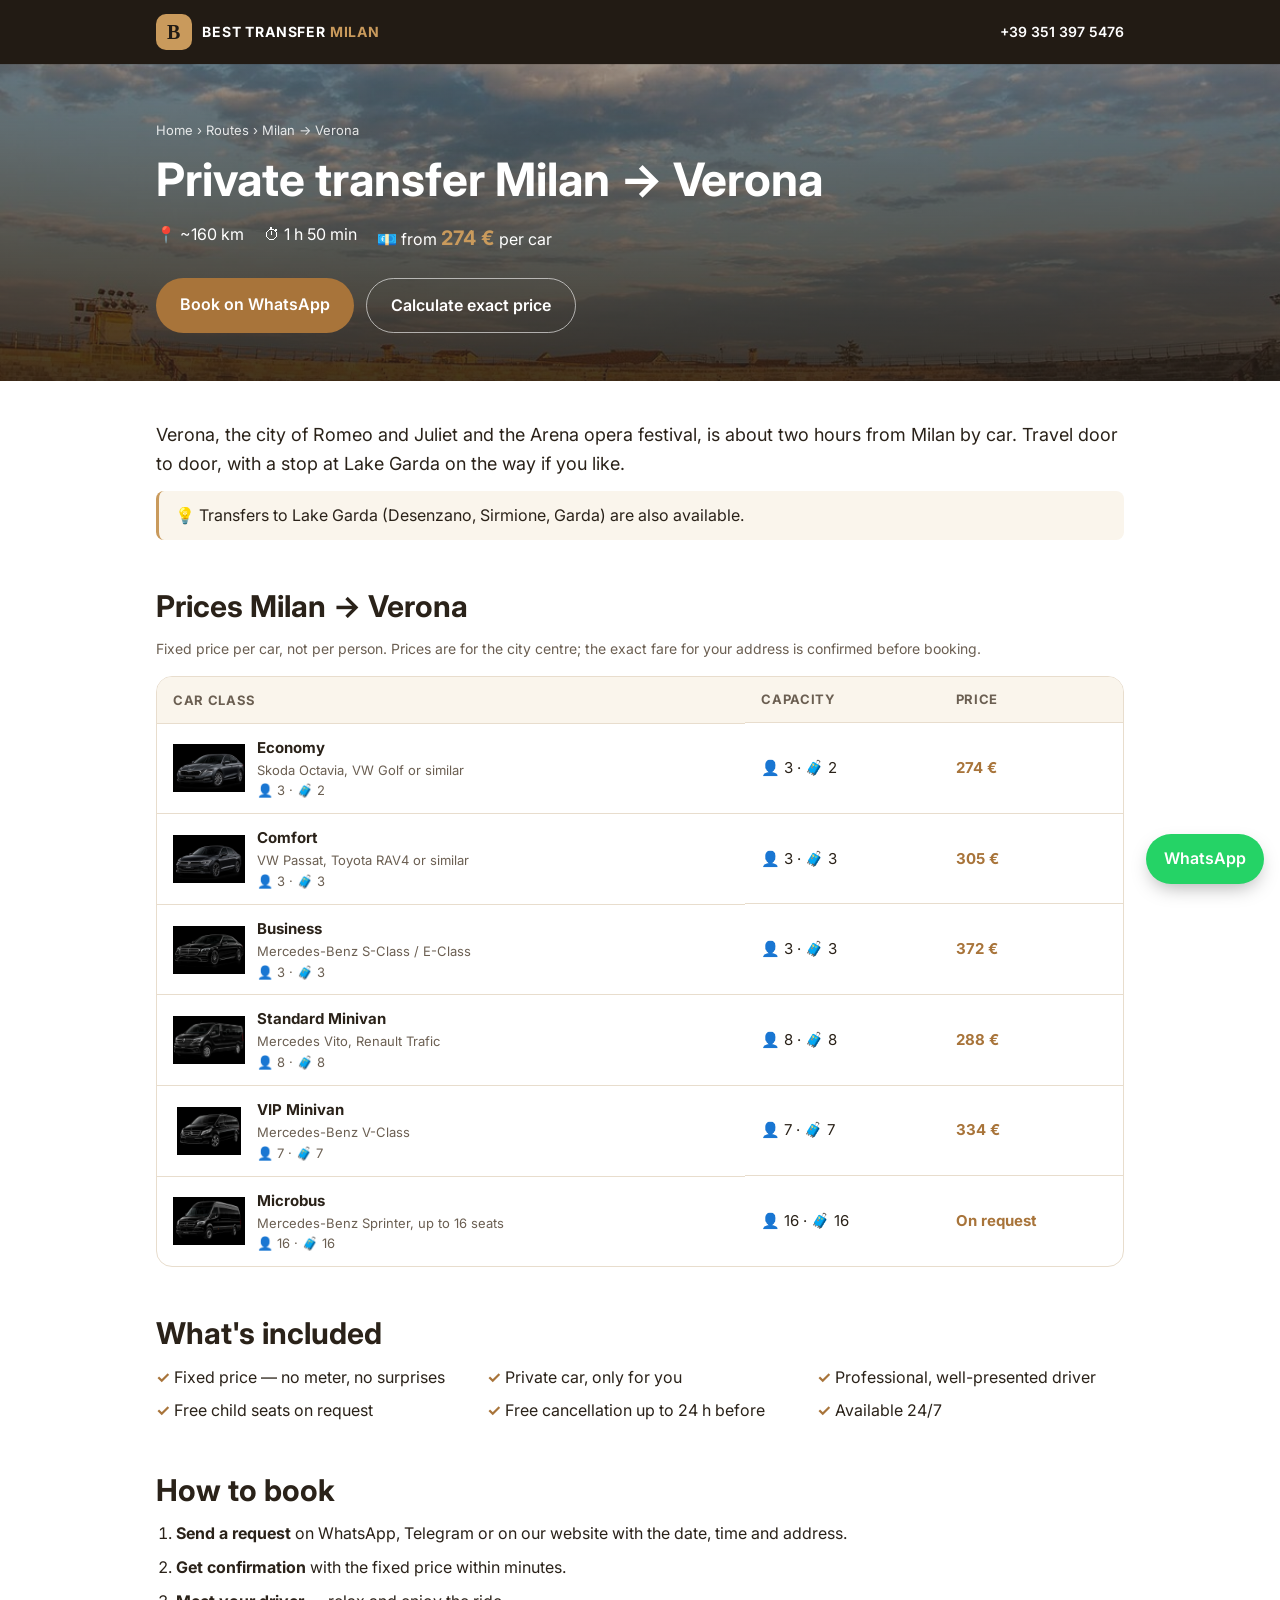
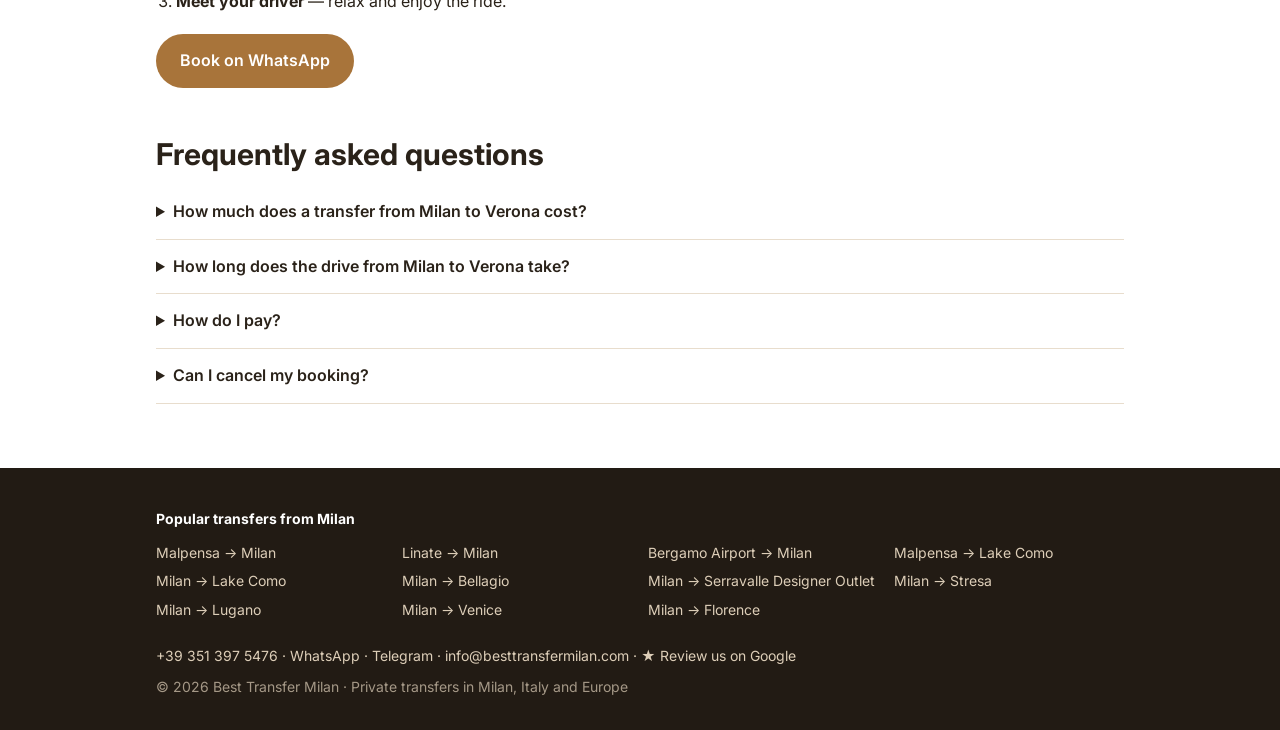
<file: milan-to-verona/index.html>
<!DOCTYPE html>
<html lang="en">
<head>
<meta charset="UTF-8">
<meta name="viewport" content="width=device-width, initial-scale=1.0">
<link rel="icon" href="/favicon.ico" sizes="any">
<link rel="icon" type="image/png" sizes="96x96" href="/images/favicon-96.png">
<link rel="icon" type="image/svg+xml" href="/images/favicon.svg">
<link rel="apple-touch-icon" sizes="180x180" href="/images/favicon-180.png">
<meta name="theme-color" content="#221b14">
<link rel="preconnect" href="https://fonts.googleapis.com">
<link rel="preconnect" href="https://fonts.gstatic.com" crossorigin>
<link href="https://fonts.googleapis.com/css2?family=Inter:wght@400;500;600;700&display=swap" rel="stylesheet">
<link rel="stylesheet" href="/routes.css?v=1">
<script src="/tracking.js?v=1"></script>
<title>Milan to Verona Private Transfer — from 274 € | Best Transfer Milan</title>
<meta name="description" content="Private transfer from Milan to Verona: fixed price from 274 €, about 160 km, 1 h 50 min. Meet &amp; greet, flight tracking, free waiting, child seats. Book on WhatsApp 24/7.">
<link rel="canonical" href="https://besttransfermilan.com/milan-to-verona/">
<meta name="robots" content="index, follow, max-image-preview:large">
<meta property="og:type" content="website">
<meta property="og:site_name" content="Best Transfer Milan">
<meta property="og:title" content="Private transfer Milan → Verona — from 274 €">
<meta property="og:description" content="Private transfer from Milan to Verona: fixed price from 274 €, about 160 km, 1 h 50 min. Meet &amp; greet, flight tracking, free waiting, child seats. Book on WhatsApp 24/7.">
<meta property="og:url" content="https://besttransfermilan.com/milan-to-verona/">
<meta property="og:image" content="https://besttransfermilan.com/images/destinations/verona.jpg">
<meta name="twitter:card" content="summary_large_image">
<script type="application/ld+json">[{"@context": "https://schema.org", "@type": "BreadcrumbList", "itemListElement": [{"@type": "ListItem", "position": 1, "name": "Best Transfer Milan", "item": "https://besttransfermilan.com/"}, {"@type": "ListItem", "position": 2, "name": "Routes", "item": "https://besttransfermilan.com/routes/"}, {"@type": "ListItem", "position": 3, "name": "Milan → Verona", "item": "https://besttransfermilan.com/milan-to-verona/"}]}, {"@context": "https://schema.org", "@type": "FAQPage", "mainEntity": [{"@type": "Question", "name": "How much does a transfer from Milan to Verona cost?", "acceptedAnswer": {"@type": "Answer", "text": "Prices start from 274 € per car (not per person) in the Economy class. The final fixed price depends on the car class and the exact address and is confirmed before the ride."}}, {"@type": "Question", "name": "How long does the drive from Milan to Verona take?", "acceptedAnswer": {"@type": "Answer", "text": "About 1 h 50 min for roughly 160 km, depending on traffic."}}, {"@type": "Question", "name": "How do I pay?", "acceptedAnswer": {"@type": "Answer", "text": "Cash or card directly to the driver, or by bank transfer in advance. The price is fixed and confirmed before the ride."}}, {"@type": "Question", "name": "Can I cancel my booking?", "acceptedAnswer": {"@type": "Answer", "text": "Yes — free cancellation up to 24 hours before the ride. Just message us on WhatsApp."}}]}]</script>
</head>
<body>
<header class="rh">
  <div class="rc rh__in">
    <a href="/" class="rlogo"><span class="rlogo__mark">B</span><span>BEST TRANSFER <em>MILAN</em></span></a>
    <a href="tel:+393513975476" class="rh__phone">+39 351 397 5476</a>
  </div>
</header>
<main>
  <section class="rhero" style="background-image:linear-gradient(180deg,rgba(34,27,20,.45),rgba(34,27,20,.85)),url('/images/destinations/verona.jpg')">
    <div class="rc">
      <nav class="rcrumbs" aria-label="Breadcrumb"><a href="/">Home</a> › <a href="/routes/">Routes</a> › <span>Milan → Verona</span></nav>
      <h1>Private transfer Milan → Verona</h1>
      <p class="rhero__facts"><span>📍 ~160 km</span><span>⏱ 1 h 50 min</span><span>💶 from <b>274 €</b> per car</span></p>
      <div class="rhero__cta">
        <a class="rbtn rbtn--gold" href="https://wa.me/393513975476?text=Hello%21%20I%27d%20like%20to%20book%20a%20transfer%20Milan%20%E2%86%92%20Verona.%20Date%3A%20%2C%20time%3A%20%2C%20passengers%3A%20" target="_blank" rel="noopener">Book on WhatsApp</a>
        <a class="rbtn rbtn--ghost" href="/#hero">Calculate exact price</a>
      </div>
    </div>
  </section>

  <section class="rsec rc">
    <p class="rlead">Verona, the city of Romeo and Juliet and the Arena opera festival, is about two hours from Milan by car. Travel door to door, with a stop at Lake Garda on the way if you like.</p>
    <p class="rtip">💡 Transfers to Lake Garda (Desenzano, Sirmione, Garda) are also available.</p>
  </section>

  <section class="rsec rc">
    <h2>Prices Milan → Verona</h2>
    <p class="rmuted">Fixed price per car, not per person. Prices are for the city centre; the exact fare for your address is confirmed before booking.</p>
    <div class="rtable-wrap"><table class="rtable">
      <thead><tr><th>Car class</th><th class="rcol">Capacity</th><th>Price</th></tr></thead>
      <tbody><tr><td><img src="/images/skoda-octavia-studio.jpg" alt="Economy class car" loading="lazy" width="96" height="64"><div><b>Economy</b><small>Skoda Octavia, VW Golf or similar</small><small class="rcap">👤 3 · 🧳 2</small></div></td><td class="rcol">👤 3 · 🧳 2</td><td class="rt__price">274 €</td></tr><tr><td><img src="/images/vw-passat-studio.jpg" alt="Comfort class car" loading="lazy" width="96" height="64"><div><b>Comfort</b><small>VW Passat, Toyota RAV4 or similar</small><small class="rcap">👤 3 · 🧳 3</small></div></td><td class="rcol">👤 3 · 🧳 3</td><td class="rt__price">305 €</td></tr><tr><td><img src="/images/mercedes-s-class-studio.jpg" alt="Business class car" loading="lazy" width="96" height="64"><div><b>Business</b><small>Mercedes-Benz S-Class / E-Class</small><small class="rcap">👤 3 · 🧳 3</small></div></td><td class="rcol">👤 3 · 🧳 3</td><td class="rt__price">372 €</td></tr><tr><td><img src="/images/renault-trafic-studio.jpg" alt="Standard Minivan class car" loading="lazy" width="96" height="64"><div><b>Standard Minivan</b><small>Mercedes Vito, Renault Trafic</small><small class="rcap">👤 8 · 🧳 8</small></div></td><td class="rcol">👤 8 · 🧳 8</td><td class="rt__price">288 €</td></tr><tr><td><img src="/images/mercedes-v-class-studio.jpg" alt="VIP Minivan class car" loading="lazy" width="96" height="64"><div><b>VIP Minivan</b><small>Mercedes-Benz V-Class</small><small class="rcap">👤 7 · 🧳 7</small></div></td><td class="rcol">👤 7 · 🧳 7</td><td class="rt__price">334 €</td></tr><tr><td><img src="/images/mercedes-sprinter-studio.jpg" alt="Microbus" loading="lazy" width="96" height="64"><div><b>Microbus</b><small>Mercedes-Benz Sprinter, up to 16 seats</small><small class="rcap">👤 16 · 🧳 16</small></div></td><td class="rcol">👤 16 · 🧳 16</td><td class="rt__price rt__price--req">On request</td></tr></tbody>
    </table></div>
  </section>

  <section class="rsec rc">
    <h2>What's included</h2>
    <ul class="rinc"><li>Fixed price — no meter, no surprises</li><li>Private car, only for you</li><li>Professional, well-presented driver</li><li>Free child seats on request</li><li>Free cancellation up to 24 h before</li><li>Available 24/7</li></ul>
  </section>

  <section class="rsec rc">
    <h2>How to book</h2>
    <ol class="rsteps">
      <li><b>Send a request</b> on WhatsApp, Telegram or on our website with the date, time and address.</li>
      <li><b>Get confirmation</b> with the fixed price within minutes.</li>
      <li><b>Meet your driver</b> — relax and enjoy the ride.</li>
    </ol>
    <a class="rbtn rbtn--gold" href="https://wa.me/393513975476?text=Hello%21%20I%27d%20like%20to%20book%20a%20transfer%20Milan%20%E2%86%92%20Verona.%20Date%3A%20%2C%20time%3A%20%2C%20passengers%3A%20" target="_blank" rel="noopener">Book on WhatsApp</a>
  </section>

  <section class="rsec rc">
    <h2>Frequently asked questions</h2>
    <div class="rfaq"><details><summary>How much does a transfer from Milan to Verona cost?</summary><p>Prices start from 274 € per car (not per person) in the Economy class. The final fixed price depends on the car class and the exact address and is confirmed before the ride.</p></details><details><summary>How long does the drive from Milan to Verona take?</summary><p>About 1 h 50 min for roughly 160 km, depending on traffic.</p></details><details><summary>How do I pay?</summary><p>Cash or card directly to the driver, or by bank transfer in advance. The price is fixed and confirmed before the ride.</p></details><details><summary>Can I cancel my booking?</summary><p>Yes — free cancellation up to 24 hours before the ride. Just message us on WhatsApp.</p></details></div>
  </section>
</main>
<footer class="rf">
  <div class="rc">
    <p class="rf__title">Popular transfers from Milan</p>
    <ul class="rf__links"><li><a href="/malpensa-airport-to-milan/">Malpensa → Milan</a></li><li><a href="/linate-airport-to-milan/">Linate → Milan</a></li><li><a href="/bergamo-airport-to-milan/">Bergamo Airport → Milan</a></li><li><a href="/malpensa-airport-to-lake-como/">Malpensa → Lake Como</a></li><li><a href="/milan-to-lake-como/">Milan → Lake Como</a></li><li><a href="/milan-to-bellagio/">Milan → Bellagio</a></li><li><a href="/milan-to-serravalle-outlet/">Milan → Serravalle Designer Outlet</a></li><li><a href="/milan-to-stresa/">Milan → Stresa</a></li><li><a href="/milan-to-lugano/">Milan → Lugano</a></li><li><a href="/milan-to-venice/">Milan → Venice</a></li><li><a href="/milan-to-florence/">Milan → Florence</a></li></ul>
    <p class="rf__contacts"><a href="tel:+393513975476">+39 351 397 5476</a> · <a href="https://wa.me/393513975476" target="_blank" rel="noopener">WhatsApp</a> · <a href="https://t.me/VipTransferIt" target="_blank" rel="noopener">Telegram</a> · <a href="mailto:info@besttransfermilan.com">info@besttransfermilan.com</a> · <a href="https://g.page/r/CT3_YESfrUpTEBM/review" target="_blank" rel="noopener">★ Review us on Google</a></p>
    <p class="rf__copy">© 2026 Best Transfer Milan · Private transfers in Milan, Italy and Europe</p>
  </div>
</footer>
<a class="rwa" href="https://wa.me/393513975476" target="_blank" rel="noopener" aria-label="WhatsApp">WhatsApp</a>
</body>
</html>
</file>
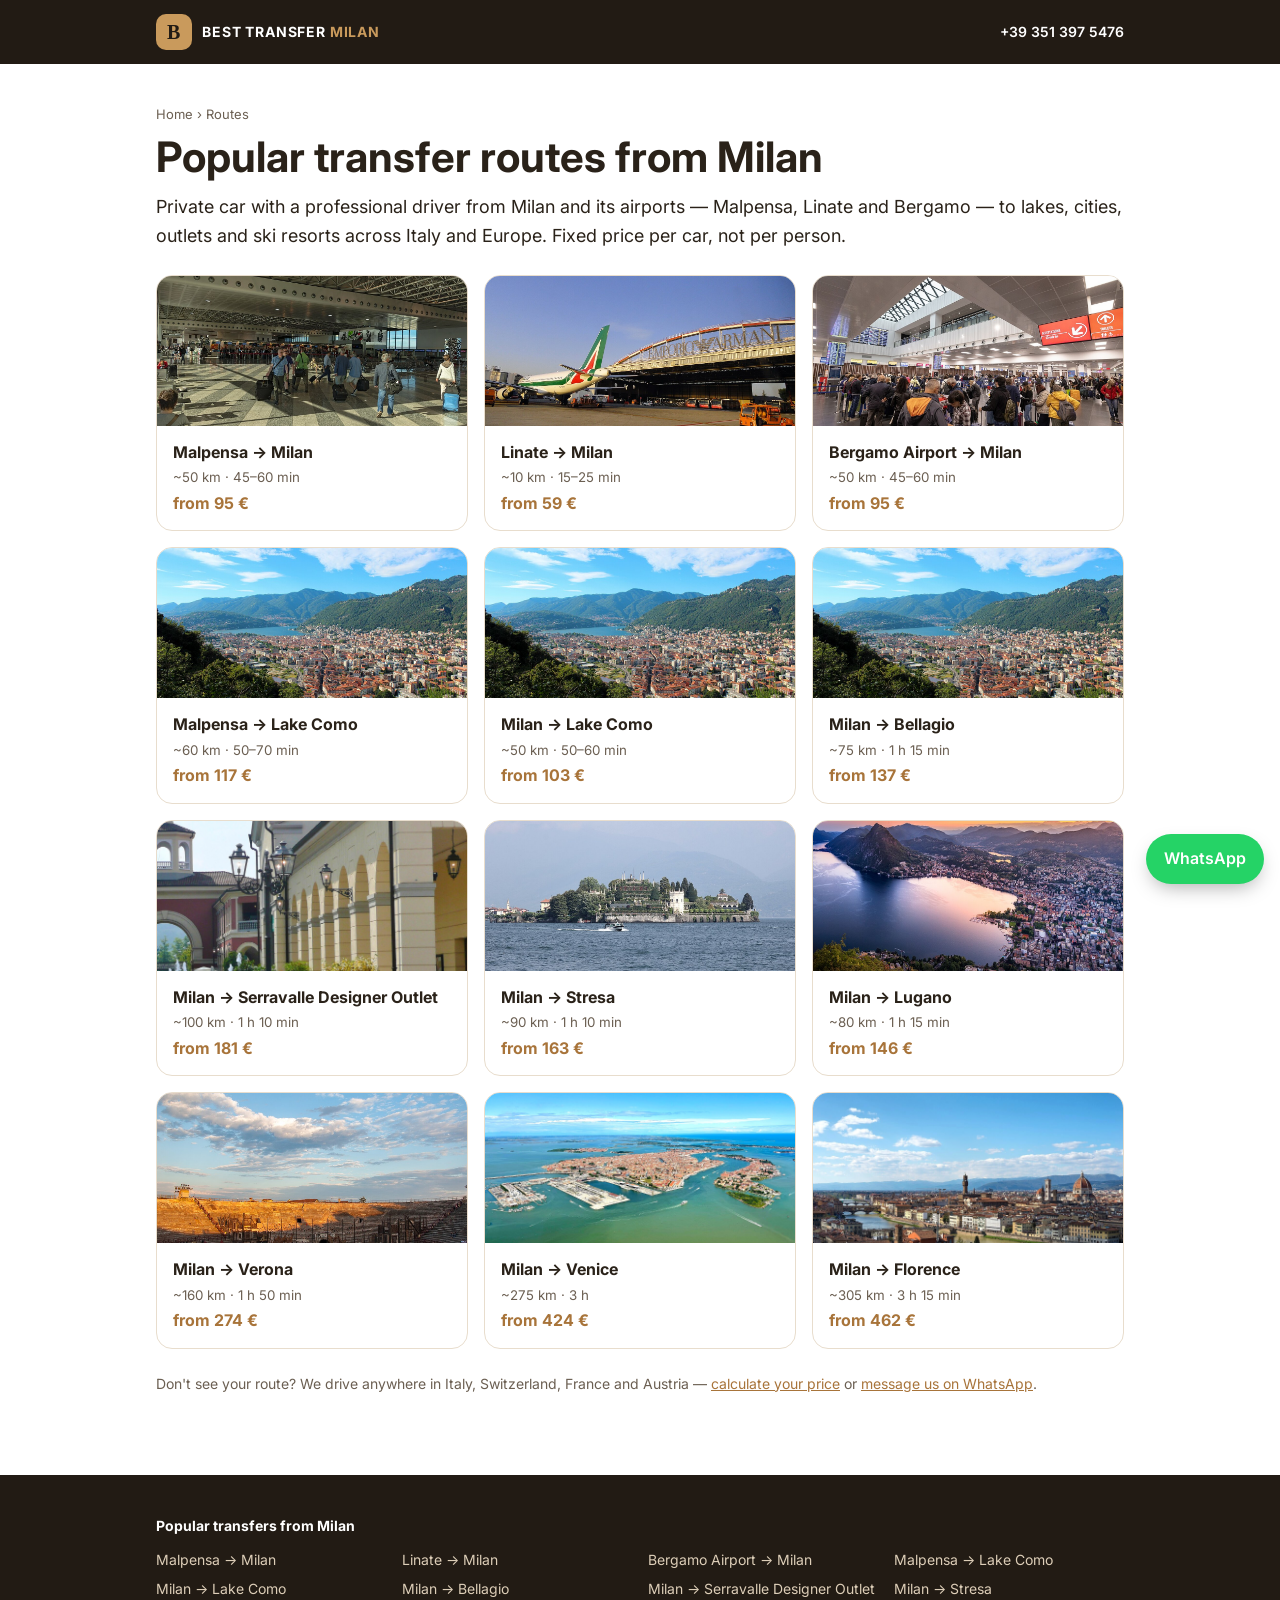
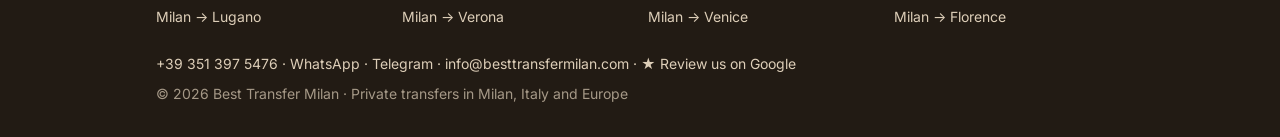
<file: routes/index.html>
<!DOCTYPE html>
<html lang="en">
<head>
<meta charset="UTF-8">
<meta name="viewport" content="width=device-width, initial-scale=1.0">
<link rel="icon" href="/favicon.ico" sizes="any">
<link rel="icon" type="image/png" sizes="96x96" href="/images/favicon-96.png">
<link rel="icon" type="image/svg+xml" href="/images/favicon.svg">
<link rel="apple-touch-icon" sizes="180x180" href="/images/favicon-180.png">
<meta name="theme-color" content="#221b14">
<link rel="preconnect" href="https://fonts.googleapis.com">
<link rel="preconnect" href="https://fonts.gstatic.com" crossorigin>
<link href="https://fonts.googleapis.com/css2?family=Inter:wght@400;500;600;700&display=swap" rel="stylesheet">
<link rel="stylesheet" href="/routes.css?v=1">
<script src="/tracking.js?v=1"></script>
<title>Transfer Routes from Milan & Airports — Fixed Prices | Best Transfer Milan</title>
<meta name="description" content="Private transfers from Milan and its airports Malpensa, Linate and Bergamo to Lake Como, Bellagio, Stresa, Lugano, Verona, Venice, Florence and Serravalle Outlet. Fixed prices per car.">
<link rel="canonical" href="https://besttransfermilan.com/routes/">
<meta name="robots" content="index, follow, max-image-preview:large">
<meta property="og:title" content="Transfer routes from Milan — fixed prices">
<meta property="og:description" content="Private transfers from Milan and its airports Malpensa, Linate and Bergamo to Lake Como, Bellagio, Stresa, Lugano, Verona, Venice, Florence and Serravalle Outlet. Fixed prices per car.">
<meta property="og:url" content="https://besttransfermilan.com/routes/">
<meta property="og:image" content="https://besttransfermilan.com/images/hero-banner.jpg">
<script type="application/ld+json">{"@context": "https://schema.org", "@type": "BreadcrumbList", "itemListElement": [{"@type": "ListItem", "position": 1, "name": "Best Transfer Milan", "item": "https://besttransfermilan.com/"}, {"@type": "ListItem", "position": 2, "name": "Routes", "item": "https://besttransfermilan.com/routes/"}]}</script>
</head>
<body>
<header class="rh">
  <div class="rc rh__in">
    <a href="/" class="rlogo"><span class="rlogo__mark">B</span><span>BEST TRANSFER <em>MILAN</em></span></a>
    <a href="tel:+393513975476" class="rh__phone">+39 351 397 5476</a>
  </div>
</header>
<main>
  <section class="rsec rc">
    <nav class="rcrumbs rcrumbs--dark" aria-label="Breadcrumb"><a href="/">Home</a> › <span>Routes</span></nav>
    <h1 class="rh1">Popular transfer routes from Milan</h1>
    <p class="rlead">Private car with a professional driver from Milan and its airports — Malpensa, Linate and Bergamo — to lakes, cities, outlets and ski resorts across Italy and Europe. Fixed price per car, not per person.</p>
    <div class="rgrid"><a class="rcard" href="/malpensa-airport-to-milan/"><span class="rcard__img" style="background-image:url('/images/destinations/malpensa.jpg')"></span><span class="rcard__body"><b>Malpensa → Milan</b><small>~50 km · 45–60 min</small><span>from 95 €</span></span></a><a class="rcard" href="/linate-airport-to-milan/"><span class="rcard__img" style="background-image:url('/images/destinations/linate.jpg')"></span><span class="rcard__body"><b>Linate → Milan</b><small>~10 km · 15–25 min</small><span>from 59 €</span></span></a><a class="rcard" href="/bergamo-airport-to-milan/"><span class="rcard__img" style="background-image:url('/images/destinations/bergamo.jpg')"></span><span class="rcard__body"><b>Bergamo Airport → Milan</b><small>~50 km · 45–60 min</small><span>from 95 €</span></span></a><a class="rcard" href="/malpensa-airport-to-lake-como/"><span class="rcard__img" style="background-image:url('/images/destinations/como.jpg')"></span><span class="rcard__body"><b>Malpensa → Lake Como</b><small>~60 km · 50–70 min</small><span>from 117 €</span></span></a><a class="rcard" href="/milan-to-lake-como/"><span class="rcard__img" style="background-image:url('/images/destinations/como.jpg')"></span><span class="rcard__body"><b>Milan → Lake Como</b><small>~50 km · 50–60 min</small><span>from 103 €</span></span></a><a class="rcard" href="/milan-to-bellagio/"><span class="rcard__img" style="background-image:url('/images/destinations/como.jpg')"></span><span class="rcard__body"><b>Milan → Bellagio</b><small>~75 km · 1 h 15 min</small><span>from 137 €</span></span></a><a class="rcard" href="/milan-to-serravalle-outlet/"><span class="rcard__img" style="background-image:url('/images/destinations/serravalle.jpg')"></span><span class="rcard__body"><b>Milan → Serravalle Designer Outlet</b><small>~100 km · 1 h 10 min</small><span>from 181 €</span></span></a><a class="rcard" href="/milan-to-stresa/"><span class="rcard__img" style="background-image:url('/images/destinations/stresa.jpg')"></span><span class="rcard__body"><b>Milan → Stresa</b><small>~90 km · 1 h 10 min</small><span>from 163 €</span></span></a><a class="rcard" href="/milan-to-lugano/"><span class="rcard__img" style="background-image:url('/images/destinations/lugano.jpg')"></span><span class="rcard__body"><b>Milan → Lugano</b><small>~80 km · 1 h 15 min</small><span>from 146 €</span></span></a><a class="rcard" href="/milan-to-verona/"><span class="rcard__img" style="background-image:url('/images/destinations/verona.jpg')"></span><span class="rcard__body"><b>Milan → Verona</b><small>~160 km · 1 h 50 min</small><span>from 274 €</span></span></a><a class="rcard" href="/milan-to-venice/"><span class="rcard__img" style="background-image:url('/images/destinations/venezia.jpg')"></span><span class="rcard__body"><b>Milan → Venice</b><small>~275 km · 3 h</small><span>from 424 €</span></span></a><a class="rcard" href="/milan-to-florence/"><span class="rcard__img" style="background-image:url('/images/destinations/firenze.jpg')"></span><span class="rcard__body"><b>Milan → Florence</b><small>~305 km · 3 h 15 min</small><span>from 462 €</span></span></a></div>
    <p class="rmuted">Don't see your route? We drive anywhere in Italy, Switzerland, France and Austria — <a href="/#hero">calculate your price</a> or <a href="https://wa.me/393513975476" target="_blank" rel="noopener">message us on WhatsApp</a>.</p>
  </section>
</main>
<footer class="rf">
  <div class="rc">
    <p class="rf__title">Popular transfers from Milan</p>
    <ul class="rf__links"><li><a href="/malpensa-airport-to-milan/">Malpensa → Milan</a></li><li><a href="/linate-airport-to-milan/">Linate → Milan</a></li><li><a href="/bergamo-airport-to-milan/">Bergamo Airport → Milan</a></li><li><a href="/malpensa-airport-to-lake-como/">Malpensa → Lake Como</a></li><li><a href="/milan-to-lake-como/">Milan → Lake Como</a></li><li><a href="/milan-to-bellagio/">Milan → Bellagio</a></li><li><a href="/milan-to-serravalle-outlet/">Milan → Serravalle Designer Outlet</a></li><li><a href="/milan-to-stresa/">Milan → Stresa</a></li><li><a href="/milan-to-lugano/">Milan → Lugano</a></li><li><a href="/milan-to-verona/">Milan → Verona</a></li><li><a href="/milan-to-venice/">Milan → Venice</a></li><li><a href="/milan-to-florence/">Milan → Florence</a></li></ul>
    <p class="rf__contacts"><a href="tel:+393513975476">+39 351 397 5476</a> · <a href="https://wa.me/393513975476" target="_blank" rel="noopener">WhatsApp</a> · <a href="https://t.me/VipTransferIt" target="_blank" rel="noopener">Telegram</a> · <a href="mailto:info@besttransfermilan.com">info@besttransfermilan.com</a> · <a href="https://g.page/r/CT3_YESfrUpTEBM/review" target="_blank" rel="noopener">★ Review us on Google</a></p>
    <p class="rf__copy">© 2026 Best Transfer Milan · Private transfers in Milan, Italy and Europe</p>
  </div>
</footer>
<a class="rwa" href="https://wa.me/393513975476" target="_blank" rel="noopener" aria-label="WhatsApp">WhatsApp</a>
</body>
</html>
</file>
<file: style.css>
:root{
  --bg:#221b14;
  --bg-soft:#221b14;
  --ink:#221b14;
  --paper:#ffffff;
  --paper-soft:#faf5ec;
  --gold:#a8743a;
  --gold-light:#c99a5c;
  --gold-dark:#8f5f2c;
  --badge-soft:#f5ead9;
  --text:#2a2219;
  --text-soft:#6b5f52;
  --text-on-dark:#ffffff;
  --text-on-dark-soft:#ddceb8;
  --border:#e8ddcd;
  --border-dark:#3a2d1d;
  --radius:16px;
  --radius-sm:12px;
  --shadow:0 16px 40px -18px rgba(34,27,20,.2);
  --shadow-sm:0 8px 20px -10px rgba(34,27,20,.14);
  --maxw:1240px;
  --ff-head:'Inter',sans-serif;
  --ff-body:'Inter',sans-serif;
}

*{box-sizing:border-box;margin:0;padding:0}
[hidden]{display:none !important}
html{scroll-behavior:smooth;overflow-x:hidden;width:100%}
body{
  font-family:var(--ff-body);
  color:var(--text);
  background:var(--paper);
  line-height:1.6;
  -webkit-font-smoothing:antialiased;
  overflow-x:hidden;
  width:100%;
  max-width:100vw;
}
img{max-width:100%;display:block}
a{color:inherit;text-decoration:none}
button{font-family:inherit;cursor:pointer;border:none;background:none;color:inherit}
ul{list-style:none}
.container{max-width:var(--maxw);margin:0 auto;padding:0 24px}

h1,h2,h3,h4{font-family:var(--ff-head);letter-spacing:-.02em}

/* ===== reveal animation ===== */
.reveal{opacity:0;transform:translateY(24px);transition:opacity .7s cubic-bezier(.2,.7,.2,1),transform .7s cubic-bezier(.2,.7,.2,1)}
.reveal.is-visible{opacity:1;transform:none}

.btn{
  display:inline-flex;align-items:center;justify-content:center;gap:8px;
  padding:15px 28px;border-radius:999px;font-weight:600;font-size:15px;
  transition:transform .25s ease,box-shadow .25s ease,background .25s ease,color .25s ease;
  white-space:nowrap;
}
.btn--gold{background:var(--gold);color:#fff;box-shadow:0 10px 24px -10px rgba(168,116,58,.5)}
.btn--gold:hover{transform:translateY(-2px);background:var(--gold-dark);box-shadow:0 14px 30px -10px rgba(168,116,58,.6)}
.btn--ghost{border:1.5px solid rgba(255,255,255,.35);color:var(--text-on-dark)}
.btn--ghost:hover{background:rgba(255,255,255,.1)}
.btn--outline{border:1.5px solid var(--border);color:var(--text)}
.btn--outline:hover{border-color:var(--gold);color:var(--gold)}
.btn--wa{background:#1fa855;color:#fff;width:100%}
.btn--wa:hover{background:#188a45}
.btn--sm{padding:10px 18px;font-size:13px}
.link-btn{color:var(--gold);font-weight:600;text-decoration:underline;text-underline-offset:3px}

/* ===== Cookie banner ===== */
.cookie{
  position:fixed;left:16px;right:16px;bottom:16px;z-index:300;
  background:var(--ink);color:var(--text-on-dark);border-radius:var(--radius-sm);
  padding:18px 22px;display:flex;flex-wrap:wrap;gap:16px;align-items:center;justify-content:space-between;
  box-shadow:var(--shadow);max-width:720px;margin:0 auto;font-size:14px;
}
.cookie__actions{display:flex;gap:10px;flex-shrink:0}

/* ===== Header ===== */
.header{position:sticky;top:0;z-index:200;background:rgba(34,27,20,.94);backdrop-filter:blur(10px);border-bottom:1px solid rgba(255,255,255,.08);transition:background .3s ease}
.header__inner{display:flex;align-items:center;justify-content:space-between;height:76px;gap:24px}
.logo{display:flex;align-items:center;gap:10px;flex-shrink:0}
.logo__mark{width:36px;height:36px;border-radius:10px;background:var(--gold);color:#fff;display:flex;align-items:center;justify-content:center;font-family:var(--ff-head);font-weight:700}
.logo__text{color:var(--text-on-dark);font-family:var(--ff-head);font-weight:700;font-size:15px;letter-spacing:.04em}
.logo__text em{color:var(--gold);font-style:normal}

.nav{display:flex;align-items:center;gap:28px;font-size:14.5px;font-weight:500;color:var(--text-on-dark-soft)}
.nav a:hover{color:var(--text-on-dark)}
.dropdown{position:relative}
.dropdown__toggle{color:inherit;font-weight:500;font-size:14.5px}
.dropdown__menu{
  position:absolute;top:calc(100% + 14px);left:50%;transform:translateX(-50%) translateY(6px);
  background:var(--paper);border-radius:var(--radius-sm);box-shadow:var(--shadow);min-width:200px;padding:8px;
  opacity:0;pointer-events:none;transition:opacity .2s ease,transform .2s ease;
}
.dropdown:hover .dropdown__menu,.dropdown:focus-within .dropdown__menu{opacity:1;pointer-events:auto;transform:translateX(-50%) translateY(0)}
.dropdown__menu a{display:block;padding:10px 12px;border-radius:8px;color:var(--text);font-size:14px;font-weight:500}
.dropdown__menu a:hover{background:var(--paper-soft);color:var(--gold)}

.header__tools{display:flex;align-items:center;gap:14px}
.header__clock{display:flex;align-items:center;gap:6px;padding:6px 12px;border:1px solid rgba(255,255,255,.14);border-radius:10px;background:rgba(255,255,255,.05);font-size:12.5px;flex-shrink:0}
.header__clock-label{color:var(--text-on-dark-soft);font-weight:500}
.header__clock-time{color:var(--text-on-dark);font-weight:700;font-variant-numeric:tabular-nums}
.header__phone{color:var(--text-on-dark);font-weight:600;font-size:14.5px}
.header__phone:hover{color:var(--gold)}
.header__wa{width:34px;height:34px;border-radius:50%;background:#1fa855;color:#fff;display:flex;align-items:center;justify-content:center;flex-shrink:0}
.header__tg{width:34px;height:34px;border-radius:50%;background:#2aabee;color:#fff;display:flex;align-items:center;justify-content:center;flex-shrink:0}

.switch{position:relative}
.switch__toggle{color:var(--text-on-dark-soft);font-size:13.5px;font-weight:600;display:flex;align-items:center;gap:4px;padding:6px 10px;border-radius:8px}
.switch__toggle:hover{color:var(--text-on-dark);background:rgba(255,255,255,.07)}
.switch__menu{
  position:absolute;top:calc(100% + 10px);right:0;background:var(--paper);border-radius:var(--radius-sm);
  box-shadow:var(--shadow);padding:6px;min-width:110px;opacity:0;pointer-events:none;transform:translateY(6px);
  transition:opacity .2s ease,transform .2s ease;z-index:50;
}
.switch.is-open .switch__menu{opacity:1;pointer-events:auto;transform:translateY(0)}
.switch__menu li button{display:block;width:100%;text-align:left;padding:9px 12px;border-radius:8px;font-size:13.5px;font-weight:600;color:var(--text)}
.switch__menu li button:hover{background:var(--paper-soft)}
.switch__menu li button.is-active{color:var(--gold)}

.burger{display:none;width:38px;height:38px;flex-direction:column;align-items:center;justify-content:center;gap:5px;border-radius:8px}
.burger span{width:20px;height:2px;background:var(--text-on-dark);border-radius:2px;transition:transform .25s ease,opacity .25s ease}
.burger.is-open span:nth-child(1){transform:translateY(7px) rotate(45deg)}
.burger.is-open span:nth-child(2){opacity:0}
.burger.is-open span:nth-child(3){transform:translateY(-7px) rotate(-45deg)}

.mobile-nav{display:none;flex-direction:column;background:var(--ink);padding:10px 24px 20px;gap:4px}
.mobile-nav.is-open{display:flex}
.mobile-nav a{color:var(--text-on-dark-soft);padding:12px 4px;font-weight:500;border-bottom:1px solid rgba(255,255,255,.06)}
.mobile-nav a:hover{color:var(--text-on-dark)}

/* ===== Hero ===== */
.hero{position:relative;min-height:56vh;display:flex;align-items:center;padding:140px 0 150px;overflow:hidden}
.hero__bg{
  position:absolute;inset:0;z-index:0;
  background-image:url('images/hero-banner.jpg?v=4');
  background-size:cover;
  background-position:center 45%;
}
.hero__overlay{position:absolute;inset:0;z-index:1;background:radial-gradient(ellipse 70% 60% at 50% 50%,rgba(20,15,10,.7) 0%,rgba(20,15,10,.5) 55%,rgba(20,15,10,.65) 100%)}
.hero__content{position:relative;z-index:2;color:var(--text-on-dark);text-align:center;max-width:720px;margin:0 auto}
.hero__eyebrow{color:var(--gold-light);font-weight:600;letter-spacing:.14em;text-transform:uppercase;font-size:13px;margin-bottom:18px;text-shadow:0 2px 10px rgba(0,0,0,.45)}
.hero__title{font-size:clamp(34px,5.4vw,60px);font-weight:700;line-height:1.12;margin-bottom:18px;text-shadow:0 2px 16px rgba(0,0,0,.5)}
.hero__subtitle{font-size:16.5px;color:var(--text-on-dark-soft);max-width:600px;margin:0 auto;line-height:1.7;font-weight:400;text-shadow:0 2px 10px rgba(0,0,0,.45)}

/* ===== floating search card ===== */
.searchcard-wrap{position:relative;z-index:10;margin-top:-120px;margin-bottom:60px}
.searchcard{
  background:var(--paper);border-radius:24px;box-shadow:0 30px 60px -20px rgba(34,27,20,.35);
  padding:28px 24px;max-width:480px;margin:0 auto;text-align:left;position:relative;
}
.searchcard__title{text-align:center;color:var(--gold);font-size:19px;font-weight:700;margin-bottom:18px}

.searchcard__swapgroup{position:relative}
.searchcard__row{display:flex;align-items:center;gap:12px;padding:14px 46px 14px 4px;position:relative}
.searchcard__row--bordered{border-top:1px solid var(--border)}
.searchcard__icon{font-size:16px;flex-shrink:0;opacity:.8}
.searchcard__row input{border:none;outline:none;font-family:inherit;font-size:14.5px;color:var(--text);width:100%;background:transparent}
.searchcard__row input::placeholder{color:#9aa3b5}
.searchcard__row input[type="datetime-local"]{color-scheme:light;cursor:pointer}

.swap-btn{
  position:absolute;right:0;top:50%;transform:translateY(-50%);width:36px;height:36px;border-radius:50%;
  background:var(--paper-soft);border:1px solid var(--border);color:var(--gold);display:flex;align-items:center;
  justify-content:center;transition:background .2s ease,transform .25s ease;z-index:2;
}
.swap-btn:hover{background:var(--badge-soft)}
.swap-btn:active{transform:translateY(-50%) rotate(180deg)}

.searchcard__counters{
  position:relative;display:flex;align-items:stretch;border:1px solid var(--border);border-radius:14px;
  margin-top:16px;
}
.counter-trigger{flex:1;display:flex;align-items:center;justify-content:center;gap:7px;padding:13px 8px;font-size:14.5px;font-weight:600;color:var(--text)}
.counter-trigger:first-child{border-radius:14px 0 0 14px}
.counter-trigger:last-child{border-radius:0 14px 14px 0}
.counter-trigger:hover{background:var(--paper-soft)}
.counter-trigger i{font-style:normal;color:var(--text-soft);font-size:11px}
.searchcard__divider{width:1px;background:var(--border)}

.counter-popover{
  position:absolute;top:calc(100% + 8px);left:0;right:0;background:var(--paper);border-radius:14px;
  box-shadow:var(--shadow);padding:14px 16px;z-index:30;
}
.counter-popover__row{display:flex;align-items:center;justify-content:space-between;padding:8px 0}
.counter-popover__row:not(:last-child){border-bottom:1px solid var(--border)}
.counter-popover__row span:first-child{font-size:14px;font-weight:600;color:var(--text)}
.counter{display:flex;align-items:center;gap:10px;justify-content:space-between}
.counter__btn{width:28px;height:28px;border-radius:8px;background:var(--paper-soft);border:1px solid var(--border);color:var(--text);font-size:16px;display:flex;align-items:center;justify-content:center;transition:background .2s ease}
.counter__btn:hover{background:var(--gold);color:#fff;border-color:var(--gold)}
.counter__value{font-weight:700;color:var(--text);min-width:20px;text-align:center}

.searchcard__submit{width:100%;margin-top:18px;padding:16px}
.searchcard__contact{width:100%;margin-top:10px}

.autocomplete__list{
  position:absolute;top:calc(100% + 2px);left:0;right:46px;background:var(--paper);border-radius:12px;
  box-shadow:var(--shadow);max-height:260px;overflow-y:auto;z-index:40;display:none;padding:6px;
}
.autocomplete__list.is-open{display:block}
.autocomplete__list li{display:flex;align-items:center;gap:8px;padding:10px 12px;border-radius:8px;color:var(--text);font-size:13.5px;cursor:pointer}
.autocomplete__list li:hover{background:var(--paper-soft)}
.autocomplete__list .ac-icon{flex-shrink:0;opacity:.7}

.trust{display:flex;flex-wrap:wrap;align-items:center;gap:22px;justify-content:center;margin-bottom:26px}
.trust__rating{display:flex;align-items:center;gap:12px;background:var(--paper);border:1px solid var(--border);border-radius:14px;padding:10px 18px;box-shadow:var(--shadow-sm)}
.trust__score{font-family:var(--ff-head);font-size:26px;font-weight:700;color:var(--gold)}
.trust__stars{color:var(--gold);font-size:14px;letter-spacing:1px}
.trust__of{font-size:11.5px;color:var(--text-soft)}
.trust__quotes{position:relative;max-width:420px;height:22px;overflow:hidden;color:var(--text-soft);font-size:13.5px;font-style:italic}
.trust__quotes span{position:absolute;inset:0;opacity:0;transition:opacity .6s ease;white-space:nowrap;overflow:hidden;text-overflow:ellipsis}
.trust__quotes span.is-active{opacity:1}

.badges{display:flex;flex-wrap:wrap;justify-content:center;gap:28px;margin-top:22px}
.badge{display:flex;align-items:center;gap:8px;color:var(--text-soft);font-size:13.5px;font-weight:500}
.badge__icon{font-size:16px}

/* ===== generic section ===== */
.section{padding:90px 0}
.section__eyebrow{color:var(--gold);font-weight:700;letter-spacing:.1em;text-transform:uppercase;font-size:12.5px;margin-bottom:12px}
.section__title{font-size:clamp(26px,3.4vw,38px);font-weight:700;margin-bottom:16px;max-width:700px}

.results__distance{font-family:var(--ff-head);font-size:17px;font-weight:700;color:var(--text);margin-bottom:10px}

/* ===== results ===== */
.results{background:var(--paper-soft)}
.results__note{color:var(--text-soft);max-width:600px;margin-bottom:34px}
.results__grid{display:grid;grid-template-columns:repeat(4,1fr);gap:20px}
.result-card{background:var(--paper);border-radius:var(--radius);padding:24px;box-shadow:var(--shadow-sm);transition:transform .3s ease,box-shadow .3s ease;display:flex;flex-direction:column;gap:12px}
.result-card:not(.is-disabled):hover{transform:translateY(-6px);box-shadow:var(--shadow)}
.result-card.is-disabled{opacity:.45}
.result-card__name{font-weight:700;font-size:16px}
.result-card__specs{font-size:12.5px;color:var(--text-soft);display:flex;gap:12px}
.result-card__price{font-family:var(--ff-head);font-size:24px;font-weight:700;color:var(--ink);margin-top:auto}
.result-card__warn{font-size:12px;color:#b14545}
.result-card .btn{width:100%}

/* ===== destinations ===== */
.dest__grid{display:grid;grid-template-columns:repeat(4,1fr);gap:20px}
.dest-card{position:relative;border-radius:var(--radius);overflow:hidden;min-height:180px;display:flex;flex-direction:column;justify-content:flex-end;padding:20px;color:#fff;transition:transform .35s ease;background:linear-gradient(145deg,#4a3420,var(--ink));background-size:cover;background-position:center;cursor:pointer;filter:saturate(1.3) contrast(1.08)}
.dest-card:hover{transform:translateY(-6px)}
.dest-card::before{content:'';position:absolute;inset:0;background:linear-gradient(180deg,rgba(10,20,45,.08) 0%,rgba(8,16,36,.55) 55%,rgba(6,12,28,.88) 100%);pointer-events:none}
.dest-card__name,.dest-card__price,.dest-card__btn{position:relative;z-index:1}
.dest-card__name{font-family:var(--ff-head);font-weight:700;font-size:19px;margin-bottom:4px}
.dest-card__price{font-size:13px;opacity:.9;margin-bottom:12px}
.dest-card__btn{align-self:flex-start;background:rgba(255,255,255,.18);backdrop-filter:blur(6px);border:1px solid rgba(255,255,255,.35);padding:8px 16px;border-radius:999px;font-size:12.5px;font-weight:600}
.dest-card__btn:hover{background:var(--gold);color:#fff;border-color:var(--gold)}

/* ===== catalog ===== */
.tabs{display:flex;gap:10px;flex-wrap:wrap;margin-bottom:30px}
.tabs__btn{padding:11px 20px;border-radius:999px;border:1.5px solid var(--border);font-weight:600;font-size:14px;color:var(--text-soft);transition:all .2s ease}
.tabs__btn:hover{border-color:var(--gold)}
.tabs__btn.is-active{background:var(--ink);color:#fff;border-color:var(--ink)}
.catalog__panel{display:none}
.catalog__panel.is-active{display:block;animation:fadein .4s ease}
@keyframes fadein{from{opacity:0;transform:translateY(8px)}to{opacity:1;transform:none}}
.catalog__group{margin-bottom:26px}
.catalog__group h4{font-size:14px;color:var(--text-soft);text-transform:uppercase;letter-spacing:.06em;margin-bottom:12px;font-weight:700}
.chips{display:flex;flex-wrap:wrap;gap:10px}
.chip{padding:10px 16px;border-radius:999px;border:1.5px solid var(--border);font-size:13.5px;font-weight:600;color:var(--text);transition:all .2s ease}
.chip:hover{border-color:var(--gold);background:var(--badge-soft);color:var(--gold)}
.chip small{color:var(--text-soft);font-weight:500;margin-left:6px}
.catalog__any{margin-top:10px;color:var(--text-soft)}

/* ===== steps ===== */
.steps{background:var(--ink);color:var(--text-on-dark)}
.steps .section__eyebrow{color:var(--gold-light)}
.steps .section__title{color:var(--text-on-dark)}
.steps__grid{display:grid;grid-template-columns:repeat(3,1fr);gap:24px;margin-top:20px}
.step{background:rgba(255,255,255,.05);border:1px solid rgba(255,255,255,.1);border-radius:var(--radius);padding:30px;position:relative}
.step__num{position:absolute;top:22px;right:26px;font-family:var(--ff-head);font-size:34px;font-weight:700;color:rgba(255,255,255,.08)}
.step__icon{font-size:28px;margin-bottom:16px}
.step h3{font-size:18px;margin-bottom:10px}
.step p{color:var(--text-on-dark-soft);font-size:14.5px}

/* ===== quality ===== */
.quality__grid{display:grid;grid-template-columns:1.1fr 1fr;gap:60px;align-items:center}
.quality__text p{color:var(--text-soft);margin:18px 0 26px;font-size:15.5px}
.quality__media{border-radius:var(--radius);overflow:hidden;box-shadow:var(--shadow)}
.quality__media img{width:100%;height:420px;object-fit:cover}

/* ===== services ===== */
.services{background:var(--paper-soft)}
.services__grid{display:grid;grid-template-columns:repeat(3,1fr);gap:20px}
.service{background:var(--paper);border-radius:var(--radius);padding:30px;box-shadow:var(--shadow-sm);transition:transform .3s ease}
.service:hover{transform:translateY(-6px)}
.service__icon{font-size:26px;margin-bottom:14px}
.service h3{font-size:17px;margin-bottom:8px}
.service p{color:var(--text-soft);font-size:14px}

/* ===== fleet ===== */
.fleet__grid{
  display:flex;gap:20px;overflow-x:auto;scroll-snap-type:x proximity;
  padding-bottom:16px;-webkit-overflow-scrolling:touch;scrollbar-width:thin;scrollbar-color:var(--gold-light) var(--paper-soft);
}
.fleet__grid .car-card{flex:0 0 clamp(240px,27vw,290px);scroll-snap-align:start}
.fleet__grid::-webkit-scrollbar{height:8px}
.fleet__grid::-webkit-scrollbar-track{background:var(--paper-soft);border-radius:999px}
.fleet__grid::-webkit-scrollbar-thumb{background:var(--gold-light);border-radius:999px}
.car-card{background:var(--paper-soft);border-radius:var(--radius);padding:24px;text-align:center;transition:transform .3s ease,box-shadow .3s ease}
.car-card:hover{transform:translateY(-6px);box-shadow:var(--shadow)}
.car-card__media{height:150px;display:flex;align-items:center;justify-content:center;margin-bottom:14px;padding:10px;background:radial-gradient(ellipse at 50% 40%,#c99a5c 0%,#6b4a26 60%,#221b14 100%);border-radius:var(--radius-sm);overflow:hidden}
.car-card__media img{height:100%;width:100%;object-fit:contain}
.car-card__models{color:var(--text-soft);font-size:12px;margin-bottom:8px;font-style:italic}
.car-card__hourly{color:var(--gold);font-size:12.5px;font-weight:700;margin-bottom:12px}
.car-card__badge{display:inline-block;background:var(--badge-soft);color:var(--gold);font-size:11.5px;font-weight:700;padding:4px 12px;border-radius:999px;margin-bottom:10px;text-transform:uppercase;letter-spacing:.04em}
.car-card__name{font-size:17px;font-weight:700;margin-bottom:8px}
.car-card__desc{color:var(--text-soft);font-size:13.5px;margin-bottom:14px;min-height:60px}
.car-card__specs{display:flex;justify-content:center;gap:16px;font-size:13px;color:var(--text-soft);margin-bottom:16px;font-weight:600}

/* ===== about ===== */
.about{background:var(--ink);color:var(--text-on-dark)}
.about .section__eyebrow{color:var(--gold-light)}
.about .section__title{color:var(--text-on-dark)}
.about__box{text-align:center;max-width:760px}
.about__box .section__title,.about__box .section__eyebrow{margin-left:auto;margin-right:auto}
.about__text{color:var(--text-on-dark-soft);margin-bottom:28px;font-size:15.5px}

/* ===== stats ===== */
.stats-section .section__eyebrow,.stats-section .section__title{text-align:center;margin-left:auto;margin-right:auto}
.stats__grid{display:grid;grid-template-columns:repeat(4,1fr);gap:24px;margin-top:40px;text-align:center}
.stat__num{display:block;font-family:var(--ff-head);font-size:clamp(32px,4.5vw,48px);font-weight:700;color:var(--gold);font-variant-numeric:tabular-nums}
.stat p{margin-top:8px;color:var(--text-soft);font-size:14px;font-weight:500}

/* ===== reviews ===== */
.reviews__carousel{overflow:hidden;border-radius:var(--radius)}
.reviews__track{display:flex;transition:transform .5s cubic-bezier(.2,.7,.2,1)}
.review{min-width:100%;background:var(--paper-soft);border-radius:var(--radius);padding:38px;text-align:center}
.review__stars{color:var(--gold);font-size:16px;margin-bottom:16px;letter-spacing:2px}
.review blockquote{font-size:17px;max-width:620px;margin:0 auto 18px;line-height:1.7;font-style:italic;color:var(--text)}
.review figcaption{color:var(--text-soft);font-size:13.5px;font-weight:600}
.reviews__dots{display:flex;justify-content:center;gap:8px;margin-top:18px}
.reviews__dots button{width:9px;height:9px;border-radius:50%;background:var(--border)}
.reviews__dots button.is-active{background:var(--gold);width:22px;border-radius:5px;transition:width .3s ease}

/* ===== faq ===== */
.faq{background:var(--paper-soft)}
.faq__list{max-width:760px}
.faq__item{background:var(--paper);border-radius:var(--radius-sm);margin-bottom:12px;overflow:hidden;box-shadow:var(--shadow-sm)}
.faq__item summary{padding:20px 24px;font-weight:600;cursor:pointer;list-style:none;display:flex;justify-content:space-between;align-items:center}
.faq__item summary::-webkit-details-marker{display:none}
.faq__item summary::after{content:'+';font-size:22px;color:var(--gold);flex-shrink:0;margin-left:12px;transition:transform .25s ease}
.faq__item[open] summary::after{transform:rotate(45deg)}
.faq__item p{padding:0 24px 20px;color:var(--text-soft);font-size:14.5px}

/* ===== fab ===== */
.fab-group{position:fixed;bottom:24px;right:24px;z-index:150;display:flex;flex-direction:column;gap:12px;align-items:center}
.fab{width:56px;height:56px;border-radius:50%;color:#fff;display:flex;align-items:center;justify-content:center;transition:transform .25s ease}
.fab:hover{transform:scale(1.08)}
.fab--wa{background:#1fa855;box-shadow:0 14px 30px -8px rgba(31,168,85,.6)}
.fab--tg{width:48px;height:48px;background:#2aabee;box-shadow:0 14px 30px -8px rgba(42,171,238,.6)}

/* ===== modal ===== */
.modal{position:fixed;inset:0;z-index:400;display:flex;align-items:center;justify-content:center;padding:20px}
.modal__backdrop{position:absolute;inset:0;background:rgba(10,10,12,.7);backdrop-filter:blur(4px)}
.modal__box{position:relative;background:var(--paper);border-radius:var(--radius);padding:36px;max-width:480px;width:100%;box-shadow:var(--shadow);max-height:90vh;overflow-y:auto}
.modal__box--wide{max-width:680px}
.modal__close{position:absolute;top:18px;right:18px;width:34px;height:34px;border-radius:50%;background:var(--paper-soft);display:flex;align-items:center;justify-content:center;font-size:14px}
.modal__close:hover{background:var(--border)}
.modal__title{font-size:22px;margin-bottom:6px}
.modal__route{color:var(--gold);font-weight:600;margin-bottom:20px;font-size:14px}
.modal__form{display:grid;grid-template-columns:1fr 1fr;gap:14px}
.modal__form .field--wide{grid-column:1/-1}
.modal__form .field{color:var(--text)}
.modal__form .field label{color:var(--text-soft)}
.modal__form .field input,.modal__form .field textarea{background:var(--paper-soft);border:1px solid var(--border);color:var(--text)}
.modal__form .field input:focus,.modal__form .field textarea:focus{border-color:var(--gold);background:#fff}
.modal__submit{grid-column:1/-1;margin-top:6px}
.modal__or{grid-column:1/-1;text-align:center;color:var(--text-soft);font-size:12.5px;text-transform:uppercase;letter-spacing:.06em;margin:2px 0}
.modal__form .btn--wa{grid-column:1/-1}
.modal__scroll{color:var(--text-soft);font-size:14.5px;line-height:1.8}
.modal__scroll h4{color:var(--text);margin:18px 0 8px;font-size:15.5px}
.modal__scroll h4:first-child{margin-top:0}
.form__error{grid-column:1/-1;color:#b14545;font-size:13px}
.form__success{grid-column:1/-1;text-align:center;padding:10px 0}
.form__success-icon{width:46px;height:46px;border-radius:50%;background:#1fa855;color:#fff;display:flex;align-items:center;justify-content:center;margin:0 auto 10px;font-size:20px}

/* ===== footer ===== */
.footer{background:var(--ink);color:var(--text-on-dark-soft);padding:70px 0 30px}
.footer__grid{display:grid;grid-template-columns:1.4fr 1fr 1fr 1fr 1fr;gap:32px}
.footer__brand p{margin:14px 0 16px;font-size:13.5px;max-width:260px}
.footer__social{display:flex;gap:10px}
.footer__social a{width:34px;height:34px;border-radius:50%;border:1px solid rgba(255,255,255,.2);display:flex;align-items:center;justify-content:center;font-size:11px;font-weight:700}
.footer__social a:hover{border-color:var(--gold);color:var(--gold)}
.footer__col h4{color:var(--text-on-dark);font-size:14px;margin-bottom:16px}
.footer__col a,.footer__link{display:block;margin-bottom:10px;font-size:13.5px}
.footer__col a:hover,.footer__link:hover{color:var(--gold-light)}
.footer__bottom{display:flex;justify-content:space-between;flex-wrap:wrap;gap:10px;margin-top:50px;padding-top:24px;border-top:1px solid rgba(255,255,255,.08);font-size:12.5px}

/* ===== responsive ===== */
@media (max-width:1080px){
  .results__grid,.dest__grid{grid-template-columns:repeat(2,1fr)}
  .services__grid{grid-template-columns:repeat(2,1fr)}
  .quality__grid{grid-template-columns:1fr;gap:34px}
  .quality__media img{height:300px}
  .footer__grid{grid-template-columns:1fr 1fr}
}
@media (max-width:860px){
  .nav{display:none}
  .burger{display:flex}
  .header__clock{display:none}
  .steps__grid{grid-template-columns:1fr}
}
@media (max-width:640px){
  .container{padding:0 18px}
  .hero{padding:92px 0 80px;min-height:440px}
  .hero__bg{background-image:url('images/hero-banner-mobile.jpg?v=1');background-position:center 68%}
  .hero__eyebrow{margin-bottom:10px;font-size:11.5px}
  .hero__title{margin-bottom:10px}
  .hero__subtitle{font-size:14.5px;line-height:1.55}
  .section{padding:64px 0}
  .results__grid,.dest__grid,.services__grid{grid-template-columns:1fr}
  .fleet__grid .car-card{flex-basis:76vw}
  .searchcard-wrap{margin-top:-100px}
  .searchcard{padding:22px 18px}
  .modal__form{grid-template-columns:1fr}
  .footer__grid{grid-template-columns:1fr;gap:28px}
  .trust{flex-direction:column}
  .cookie{flex-direction:column;align-items:stretch;text-align:center}
  .header__inner{gap:8px}
  .header__tools{gap:6px}
  .header__wa,.header__tg{display:none}
  .header__phone{font-size:11.5px;white-space:nowrap}
  .logo{gap:7px}
  .logo__mark{width:30px;height:30px;font-size:14px}
  .logo__text{font-size:12.5px}
  .switch__toggle{font-size:12px;padding:6px 6px}
  .burger{width:32px;height:32px}
}
@media (max-width:360px){
  .logo__text em{display:block}
}

.reviews__cta{display:flex;justify-content:center;margin-top:28px}
.reviews__cta{flex-direction:column;align-items:center;gap:14px}
.reviews__google{font-size:14px;color:var(--text-soft);text-decoration:underline}
.reviews__google:hover{color:var(--gold)}
.rv-stars{display:flex;gap:6px;justify-content:center}
.rv-stars button{font-size:34px;line-height:1;color:var(--border);background:none;border:0;cursor:pointer;padding:2px}
.rv-stars button.is-on{color:var(--gold-light)}
.rv-hint{grid-column:1/-1;font-size:13px;color:var(--text-soft);text-align:center}
@media (max-width:560px){#reviewForm{grid-template-columns:1fr}}
.modal__form .field{display:flex;flex-direction:column;gap:6px;min-width:0}
.modal__form .field label{font-size:13px;font-weight:500}
.modal__form .field input,.modal__form .field textarea{width:100%;padding:12px 14px;border-radius:var(--radius-sm);font:inherit;font-size:16px;outline:none}
.modal__form .field textarea{resize:vertical;min-height:96px}
@media (max-width:560px){.modal__form{grid-template-columns:1fr}.modal__box{padding:28px 20px}}
</file>
<file: routes.css>
:root{--ink:#221b14;--gold:#a8743a;--gold-l:#c99a5c;--paper:#fff;--soft:#faf5ec;--text:#2a2219;--muted:#6b5f52;--border:#e8ddcd;--r:16px}
*{box-sizing:border-box;margin:0;padding:0}
body{font-family:'Inter',system-ui,sans-serif;color:var(--text);background:var(--paper);line-height:1.6;-webkit-font-smoothing:antialiased}
a{color:inherit}
img{max-width:100%;display:block}
.rc{max-width:1000px;margin:0 auto;padding:0 16px}
.rh{background:var(--ink);color:#fff;position:sticky;top:0;z-index:10}
.rh__in{display:flex;align-items:center;justify-content:space-between;gap:12px;height:64px}
.rlogo{display:flex;align-items:center;gap:10px;font-weight:700;letter-spacing:.06em;font-size:14px;text-decoration:none}
.rlogo em{font-style:normal;color:var(--gold-l)}
.rlogo__mark{width:36px;height:36px;border-radius:10px;background:var(--gold-l);color:var(--ink);display:grid;place-items:center;font-family:Georgia,serif;font-size:20px}
.rh__phone{text-decoration:none;font-weight:600;font-size:14px;white-space:nowrap}
.rhero{background-size:cover;background-position:center;color:#fff;padding:56px 0 48px}
.rhero h1{font-size:clamp(28px,5vw,46px);line-height:1.15;margin:12px 0 16px;font-weight:700}
.rcrumbs{font-size:13px;opacity:.85}
.rcrumbs a{text-decoration:none}
.rcrumbs--dark{color:var(--muted);opacity:1;margin-bottom:8px}
.rhero__facts{display:flex;flex-wrap:wrap;gap:8px 20px;font-size:16px;margin-bottom:24px}
.rhero__facts b{color:var(--gold-l);font-size:20px}
.rhero__cta{display:flex;flex-wrap:wrap;gap:12px}
.rbtn{display:inline-block;padding:14px 24px;border-radius:999px;font-weight:600;text-decoration:none;text-align:center}
.rbtn--gold{background:var(--gold);color:#fff}
.rbtn--gold:hover{background:#8f5f2c}
.rbtn--ghost{border:1px solid rgba(255,255,255,.6);color:#fff}
.rsec{padding-top:40px;padding-bottom:8px}
.rsec h2{font-size:clamp(22px,3.5vw,30px);margin-bottom:12px;line-height:1.25}
.rh1{font-size:clamp(28px,5vw,42px);line-height:1.15;margin-bottom:12px}
.rlead{font-size:18px;margin-bottom:12px}
.rtip{background:var(--soft);border-left:3px solid var(--gold-l);padding:12px 16px;border-radius:8px}
.rmuted{color:var(--muted);font-size:14px;margin:12px 0 16px}
.rmuted a{color:var(--gold)}
.rtable-wrap{overflow-x:auto;border:1px solid var(--border);border-radius:var(--r)}
.rtable{width:100%;border-collapse:collapse}
.rcap{display:none}
.rtable th{background:var(--soft);text-align:left;font-size:13px;text-transform:uppercase;letter-spacing:.05em;color:var(--muted);padding:12px 16px}
.rtable td{padding:12px 16px;border-top:1px solid var(--border);vertical-align:middle;font-size:15px}
.rtable td:first-child{display:flex;align-items:center;gap:12px}
.rtable td img{width:72px;height:48px;object-fit:contain;flex:none}
.rtable td small{display:block;color:var(--muted);font-size:13px}
.rt__price{font-weight:700;font-size:20px;color:var(--gold);white-space:nowrap}
.rt__price--req{font-size:14px}
.rinc{list-style:none;display:grid;grid-template-columns:repeat(auto-fit,minmax(260px,1fr));gap:8px 24px}
.rinc li::before{content:"✓ ";color:var(--gold);font-weight:700}
.rsteps{padding-left:20px;margin-bottom:20px}
.rsteps li{margin-bottom:8px}
.rfaq details{border-bottom:1px solid var(--border);padding:14px 0}
.rfaq summary{cursor:pointer;font-weight:600}
.rfaq p{margin-top:8px;color:var(--muted)}
.rgrid{display:grid;grid-template-columns:repeat(auto-fill,minmax(280px,1fr));gap:16px;margin:24px 0}
.rcard{display:flex;flex-direction:column;border:1px solid var(--border);border-radius:var(--r);overflow:hidden;text-decoration:none;transition:box-shadow .2s}
.rcard:hover{box-shadow:0 16px 40px -18px rgba(34,27,20,.3)}
.rcard__img{height:150px;background-size:cover;background-position:center}
.rcard__body{padding:14px 16px;display:flex;flex-direction:column;gap:2px}
.rcard__body small{color:var(--muted)}
.rcard__body span{color:var(--gold);font-weight:700}
.rf{background:var(--ink);color:#ddceb8;margin-top:56px;padding:40px 0 32px;font-size:14px}
.rf__title{color:#fff;font-weight:700;margin-bottom:12px}
.rf__links{list-style:none;display:grid;grid-template-columns:repeat(auto-fill,minmax(220px,1fr));gap:6px 16px;margin-bottom:24px}
.rf a{text-decoration:none}
.rf a:hover{color:#fff}
.rf__contacts{margin-bottom:8px}
.rf__copy{opacity:.7}
.rwa{position:fixed;right:16px;bottom:16px;background:#25d366;color:#fff;font-weight:600;padding:12px 18px;border-radius:999px;text-decoration:none;box-shadow:0 8px 20px -6px rgba(0,0,0,.35)}
@media (max-width:560px){.rcol{display:none}.rcap{display:block}.rtable td{padding:10px 12px}.rtable td img{width:56px;height:38px}.rt__price{font-size:17px}.rh__phone{font-size:13px}.rlogo span:last-child{font-size:12px}.rhero{padding:40px 0 36px}}
</file>
